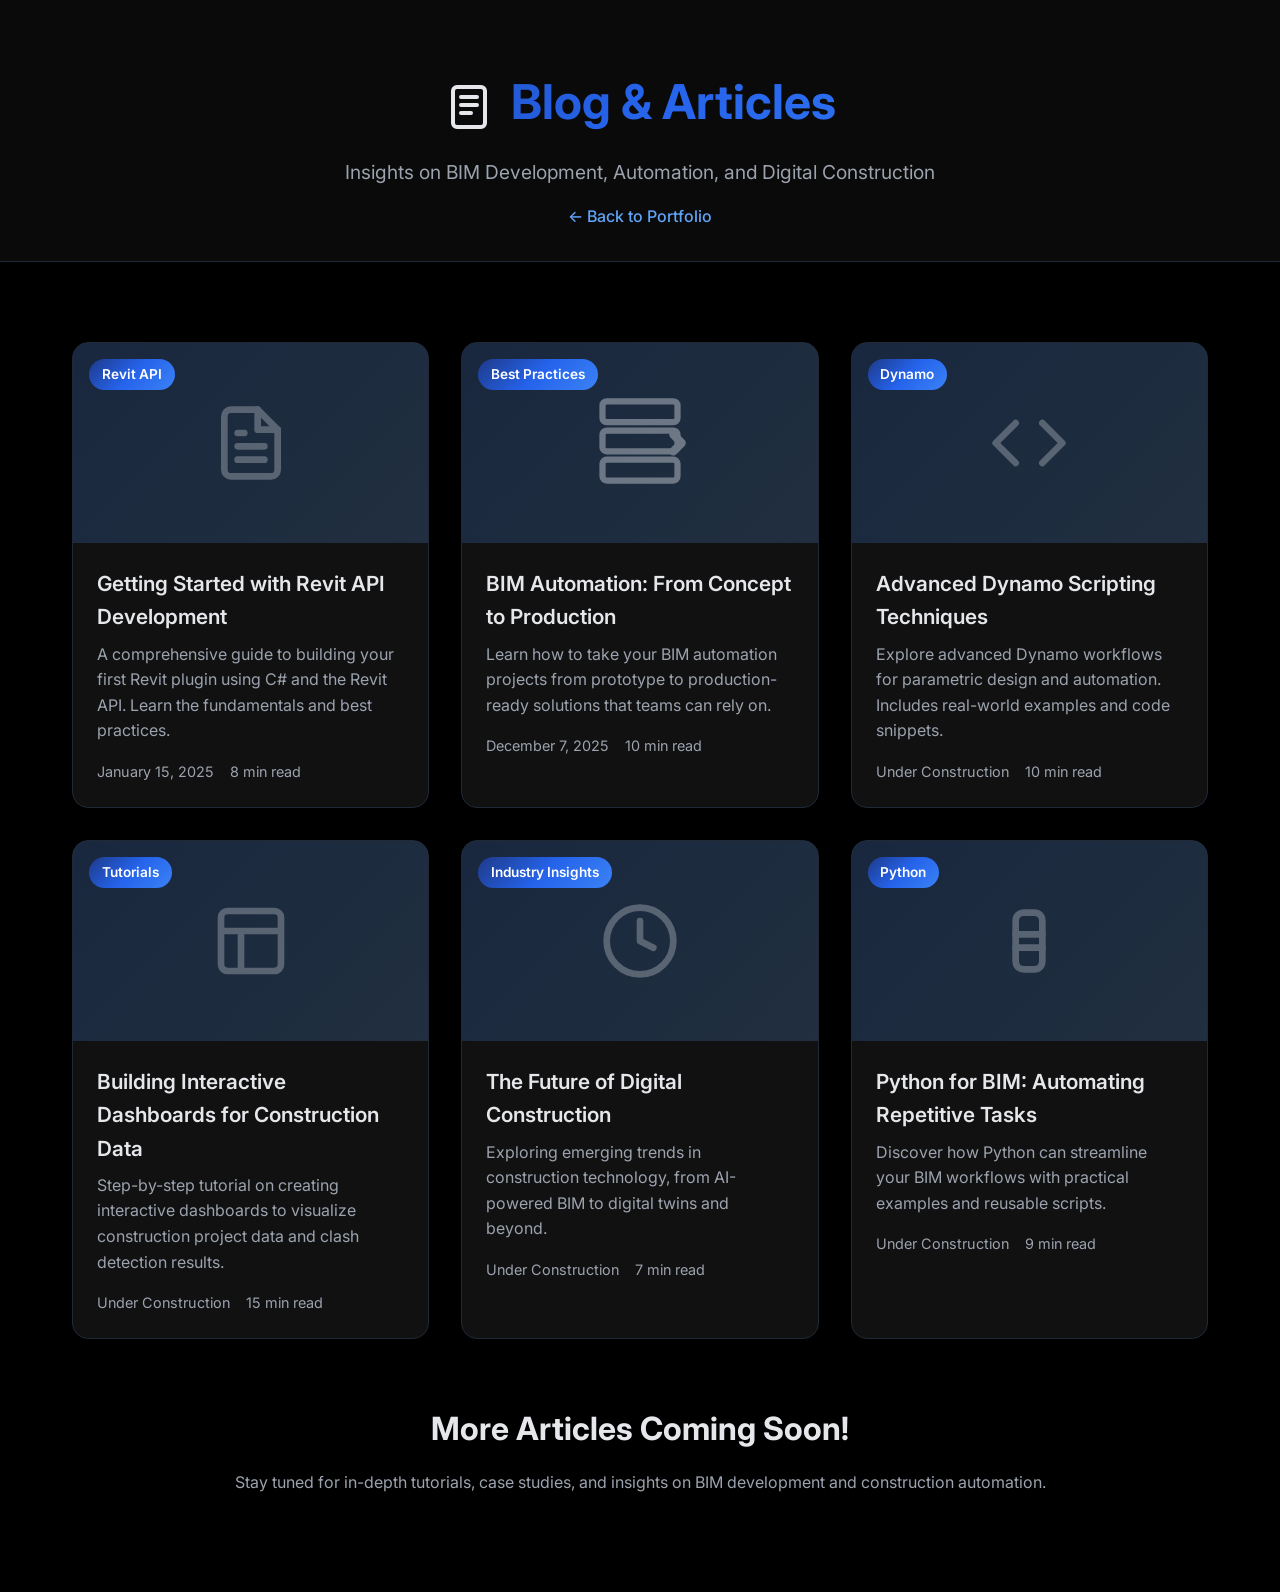
<file: blog.html>
﻿<!DOCTYPE html>
<html lang="en">
<head>
  <meta charset="UTF-8">
  <meta name="viewport" content="width=device-width, initial-scale=1.0">
  <meta name="description" content="Hossam Sabry's Blog - Insights on BIM Development, Construction Automation, and Digital Workflows">
  <meta name="keywords" content="BIM Blog, Revit API Tutorials, Dynamo Tips, Construction Technology">
  <meta name="author" content="Hossam Sabry">
  
  <title translate="no">Blog | Hossam Sabry - BIM Developer</title>
  
  <!-- Favicon -->
  <link rel="icon" type="image/svg+xml" href="favicon.svg">
  <link rel="alternate icon" type="image/x-icon" href="favicon.ico">
  <link rel="apple-touch-icon" sizes="180x180" href="favicon.svg">
  
  <link rel="preconnect" href="https://fonts.googleapis.com">
  <link rel="preconnect" href="https://fonts.gstatic.com" crossorigin>
  
  <!-- Google tag (gtag.js) -->
  <script async src="https://www.googletagmanager.com/gtag/js?id=G-MWW9X0CJQF"></script>
  <script>
    window.dataLayer = window.dataLayer || [];
    function gtag(){dataLayer.push(arguments);}
    gtag('js', new Date());

    gtag('config', 'G-MWW9X0CJQF', {
      'page_title': 'Blog | Hossam Sabry - BIM Developer',
      'page_path': '/blog.html',
    });
  </script>
  
  <link href="https://fonts.googleapis.com/css2?family=Inter:wght@300;400;500;600;700&display=swap" rel="stylesheet">
  
  <style>
    * {
      margin: 0;
      padding: 0;
      box-sizing: border-box;
    }

    :root {
      --primary: #3b82f6;
      --secondary: #60a5fa;
      --accent: #1e40af;
      --bg-primary: #000000;
      --bg-secondary: #0a0a0a;
      --bg-card: #111111;
      --text-primary: #e5e7eb;
      --text-secondary: #9ca3af;
      --border: #1f2937;
      --gradient-1: linear-gradient(135deg, #1e3a8a, #2563eb, #3b82f6);
      --gradient-2: linear-gradient(135deg, #3b82f6, #60a5fa);
      --shadow: 0 8px 32px rgba(59, 130, 246, 0.15);
      --shadow-hover: 0 16px 64px rgba(59, 130, 246, 0.25);
    }

    body {
      background: var(--bg-primary);
      color: var(--text-primary);
      font-family: "Inter", sans-serif;
      line-height: 1.6;
    }

    .container {
      max-width: 1200px;
      margin: 0 auto;
      padding: 2rem;
    }

    header {
      padding: 4rem 2rem 2rem;
      text-align: center;
      background: var(--bg-secondary);
      border-bottom: 1px solid var(--border);
    }

    h1 {
      font-size: 3rem;
      background: var(--gradient-1);
      -webkit-background-clip: text;
      -webkit-text-fill-color: transparent;
      background-clip: text;
      margin-bottom: 1rem;
    }

    .subtitle {
      color: var(--text-secondary);
      font-size: 1.2rem;
    }

    .back-link {
      display: inline-block;
      margin-top: 1rem;
      color: var(--secondary);
      text-decoration: none;
      font-weight: 500;
      transition: all 0.3s ease;
    }

    .back-link:hover {
      transform: translateX(-5px);
    }

    .blog-grid {
      display: grid;
      grid-template-columns: repeat(auto-fit, minmax(320px, 1fr));
      gap: 2rem;
      margin-top: 3rem;
    }

    .blog-card {
      background: var(--bg-card);
      border: 1px solid var(--border);
      border-radius: 1rem;
      overflow: hidden;
      transition: all 0.3s ease;
      cursor: pointer;
    }

    .blog-card:hover {
      transform: translateY(-8px);
      box-shadow: var(--shadow-hover);
    }

    .blog-image-container {
      position: relative;
      overflow: hidden;
      height: 200px;
      background: linear-gradient(135deg, rgba(59, 130, 246, 0.2), rgba(96, 165, 250, 0.2));
    }

    .blog-category {
      position: absolute;
      top: 1rem;
      left: 1rem;
      background: var(--gradient-1);
      color: white;
      padding: 0.3rem 0.8rem;
      border-radius: 50px;
      font-size: 0.85rem;
      font-weight: 600;
    }

    .blog-content {
      padding: 1.5rem;
    }

    .blog-title {
      font-size: 1.3rem;
      font-weight: 600;
      color: var(--text-primary);
      margin-bottom: 0.5rem;
    }

    .blog-excerpt {
      color: var(--text-secondary);
      line-height: 1.6;
      margin-bottom: 1rem;
    }

    .blog-meta {
      display: flex;
      align-items: center;
      gap: 1rem;
      font-size: 0.9rem;
      color: var(--text-secondary);
    }

    .blog-date,
    .blog-read-time {
      display: flex;
      align-items: center;
      gap: 0.3rem;
    }

    .coming-soon {
      text-align: center;
      padding: 4rem 2rem;
      color: var(--text-secondary);
    }

    .coming-soon h2 {
      font-size: 2rem;
      color: var(--text-primary);
      margin-bottom: 1rem;
    }
  </style>
</head>
<body>
  <header>
    <h1>
      <svg width="48" height="48" viewBox="0 0 24 24" fill="none" xmlns="http://www.w3.org/2000/svg" style="display: inline-block; vertical-align: middle; margin-right: 0.5rem;">
        <rect x="4" y="2" width="16" height="20" rx="2" stroke="currentColor" stroke-width="2" fill="none"/>
        <line x1="8" y1="7" x2="16" y2="7" stroke="currentColor" stroke-width="2" stroke-linecap="round"/>
        <line x1="8" y1="11" x2="16" y2="11" stroke="currentColor" stroke-width="2" stroke-linecap="round"/>
        <line x1="8" y1="15" x2="13" y2="15" stroke="currentColor" stroke-width="2" stroke-linecap="round"/>
      </svg>
      Blog & Articles
    </h1>
    <p class="subtitle">Insights on BIM Development, Automation, and Digital Construction</p>
    <a href="index.html" class="back-link">← Back to Portfolio</a>
  </header>

  <div class="container">
    <div class="blog-grid">
      <!-- Blog Post 1 -->
      <article class="blog-card" onclick="window.location.href='blog/revit-api-getting-started.html'">
        <div class="blog-image-container">
          <svg width="80" height="80" viewBox="0 0 24 24" fill="none" xmlns="http://www.w3.org/2000/svg" style="position: absolute; top: 50%; left: 50%; transform: translate(-50%, -50%); opacity: 0.3;">
            <path d="M14 2H6a2 2 0 0 0-2 2v16a2 2 0 0 0 2 2h12a2 2 0 0 0 2-2V8z" stroke="currentColor" stroke-width="2" stroke-linecap="round" stroke-linejoin="round"/>
            <polyline points="14 2 14 8 20 8" stroke="currentColor" stroke-width="2" stroke-linecap="round" stroke-linejoin="round"/>
            <line x1="16" y1="13" x2="8" y2="13" stroke="currentColor" stroke-width="2" stroke-linecap="round" stroke-linejoin="round"/>
            <line x1="16" y1="17" x2="8" y2="17" stroke="currentColor" stroke-width="2" stroke-linecap="round" stroke-linejoin="round"/>
            <polyline points="10 9 9 9 8 9" stroke="currentColor" stroke-width="2" stroke-linecap="round" stroke-linejoin="round"/>
          </svg>
          <span class="blog-category">Revit API</span>
        </div>
        <div class="blog-content">
          <h2 class="blog-title">Getting Started with Revit API Development</h2>
          <p class="blog-excerpt">
            A comprehensive guide to building your first Revit plugin using C# and the Revit API. Learn the fundamentals and best practices.
          </p>
          <div class="blog-meta">
            <span class="blog-date">January 15, 2025</span>
            <span class="blog-read-time">8 min read</span>
          </div>
        </div>
      </article>

      <!-- Blog Post 2 -->
      <article class="blog-card" onclick="window.location.href='blog/bim-automation-concept-to-production.html'">
        <div class="blog-image-container">
          <svg width="100" height="100" viewBox="0 0 24 24" fill="none" xmlns="http://www.w3.org/2000/svg" style="position: absolute; top: 50%; left: 50%; transform: translate(-50%, -50%); opacity: 0.4;">
            <!-- Production Journey Icon: Layers/Stacking -->
            <rect x="3" y="2" width="18" height="5" rx="1" stroke="currentColor" stroke-width="1.5" fill="none"/>
            <rect x="3" y="9" width="18" height="5" rx="1" stroke="currentColor" stroke-width="1.5" fill="none"/>
            <rect x="3" y="16" width="18" height="5" rx="1" stroke="currentColor" stroke-width="1.5" fill="none"/>
            <!-- Arrow showing progression -->
            <path d="M22 12L20 10M22 12L20 14" stroke="currentColor" stroke-width="2" stroke-linecap="round" stroke-linejoin="round"/>
          </svg>
          <span class="blog-category">Best Practices</span>
        </div>
        <div class="blog-content">
          <h2 class="blog-title">BIM Automation: From Concept to Production</h2>
          <p class="blog-excerpt">
            Learn how to take your BIM automation projects from prototype to production-ready solutions that teams can rely on.
          </p>
          <div class="blog-meta">
            <span class="blog-date">December 7, 2025</span>
            <span class="blog-read-time">10 min read</span>
          </div>
        </div>
      </article>

      <!-- Blog Post 3 -->
      <article class="blog-card">
        <div class="blog-image-container">
          <svg width="80" height="80" viewBox="0 0 24 24" fill="none" xmlns="http://www.w3.org/2000/svg" style="position: absolute; top: 50%; left: 50%; transform: translate(-50%, -50%); opacity: 0.3;">
            <polyline points="16 18 22 12 16 6" stroke="currentColor" stroke-width="2" stroke-linecap="round" stroke-linejoin="round"/>
            <polyline points="8 6 2 12 8 18" stroke="currentColor" stroke-width="2" stroke-linecap="round" stroke-linejoin="round"/>
          </svg>
          <span class="blog-category">Dynamo</span>
        </div>
        <div class="blog-content">
          <h2 class="blog-title">Advanced Dynamo Scripting Techniques</h2>
          <p class="blog-excerpt">
            Explore advanced Dynamo workflows for parametric design and automation. Includes real-world examples and code snippets.
          </p>
          <div class="blog-meta">
            <span class="blog-date">Under Construction</span>
            <span class="blog-read-time">10 min read</span>
          </div>
        </div>
      </article>

      <!-- Blog Post 4 -->
      <article class="blog-card">
        <div class="blog-image-container">
          <svg width="80" height="80" viewBox="0 0 24 24" fill="none" xmlns="http://www.w3.org/2000/svg" style="position: absolute; top: 50%; left: 50%; transform: translate(-50%, -50%); opacity: 0.3;">
            <rect x="3" y="3" width="18" height="18" rx="2" ry="2" stroke="currentColor" stroke-width="2"/>
            <line x1="3" y1="9" x2="21" y2="9" stroke="currentColor" stroke-width="2"/>
            <line x1="9" y1="21" x2="9" y2="9" stroke="currentColor" stroke-width="2"/>
          </svg>
          <span class="blog-category">Tutorials</span>
        </div>
        <div class="blog-content">
          <h2 class="blog-title">Building Interactive Dashboards for Construction Data</h2>
          <p class="blog-excerpt">
            Step-by-step tutorial on creating interactive dashboards to visualize construction project data and clash detection results.
          </p>
          <div class="blog-meta">
            <span class="blog-date">Under Construction</span>
            <span class="blog-read-time">15 min read</span>
          </div>
        </div>
      </article>

      <!-- Blog Post 5 -->
      <article class="blog-card">
        <div class="blog-image-container">
          <svg width="80" height="80" viewBox="0 0 24 24" fill="none" xmlns="http://www.w3.org/2000/svg" style="position: absolute; top: 50%; left: 50%; transform: translate(-50%, -50%); opacity: 0.3;">
            <circle cx="12" cy="12" r="10" stroke="currentColor" stroke-width="2"/>
            <polyline points="12 6 12 12 16 14" stroke="currentColor" stroke-width="2" stroke-linecap="round" stroke-linejoin="round"/>
          </svg>
          <span class="blog-category">Industry Insights</span>
        </div>
        <div class="blog-content">
          <h2 class="blog-title">The Future of Digital Construction</h2>
          <p class="blog-excerpt">
            Exploring emerging trends in construction technology, from AI-powered BIM to digital twins and beyond.
          </p>
          <div class="blog-meta">
            <span class="blog-date">Under Construction</span>
            <span class="blog-read-time">7 min read</span>
          </div>
        </div>
      </article>

      <!-- Blog Post 6 -->
      <article class="blog-card">
        <div class="blog-image-container">
          <svg width="80" height="80" viewBox="0 0 24 24" fill="none" xmlns="http://www.w3.org/2000/svg" style="position: absolute; top: 50%; left: 50%; transform: translate(-50%, -50%); opacity: 0.3;">
            <path d="M10.5 3.5c-1.5 0-2.5 1-2.5 2.5v12c0 1.5 1 2.5 2.5 2.5h3c1.5 0 2.5-1 2.5-2.5v-12c0-1.5-1-2.5-2.5-2.5z" stroke="currentColor" stroke-width="2"/>
            <path d="M8 10h8M8 14h8" stroke="currentColor" stroke-width="2" stroke-linecap="round"/>
          </svg>
          <span class="blog-category">Python</span>
        </div>
        <div class="blog-content">
          <h2 class="blog-title">Python for BIM: Automating Repetitive Tasks</h2>
          <p class="blog-excerpt">
            Discover how Python can streamline your BIM workflows with practical examples and reusable scripts.
          </p>
          <div class="blog-meta">
            <span class="blog-date">Under Construction</span>
            <span class="blog-read-time">9 min read</span>
          </div>
        </div>
      </article>
    </div>

    <div class="coming-soon">
      <h2>More Articles Coming Soon!</h2>
      <p>Stay tuned for in-depth tutorials, case studies, and insights on BIM development and construction automation.</p>
    </div>
  </div>
</body>
</html>
</file>
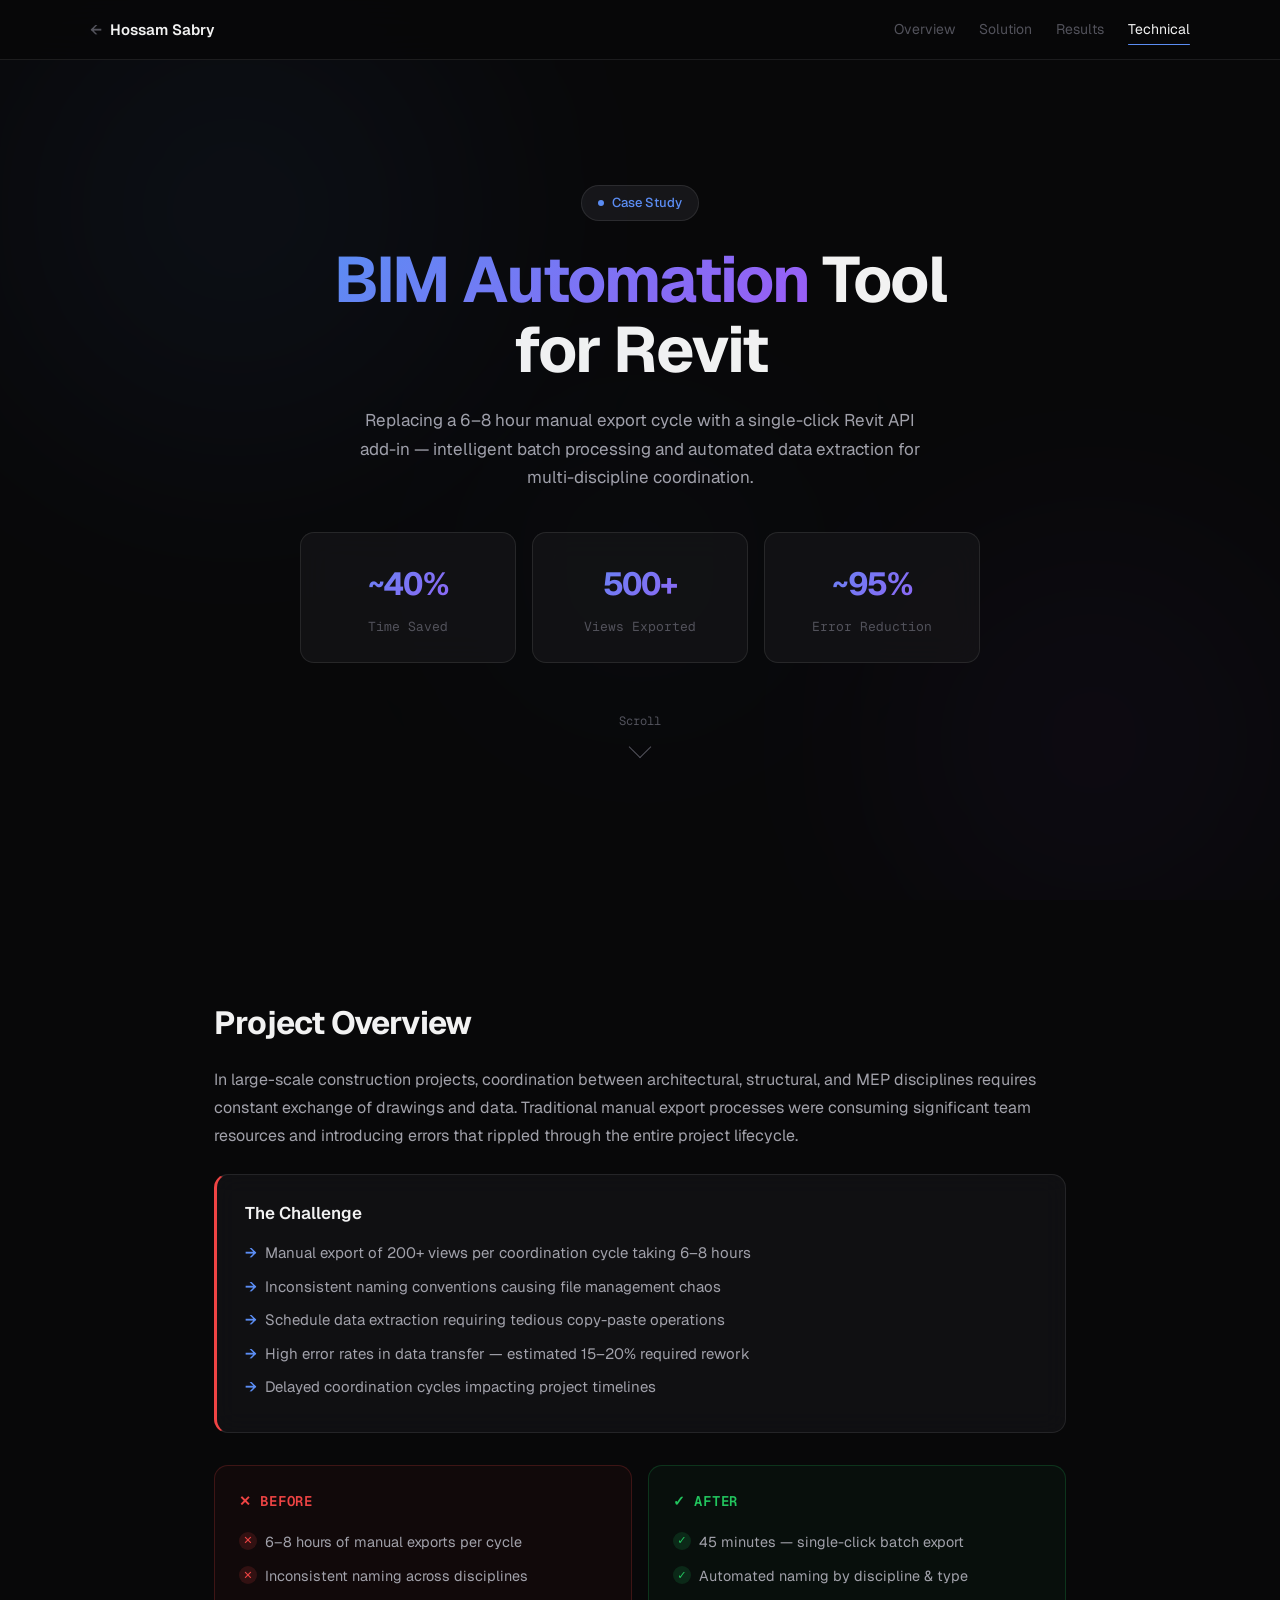
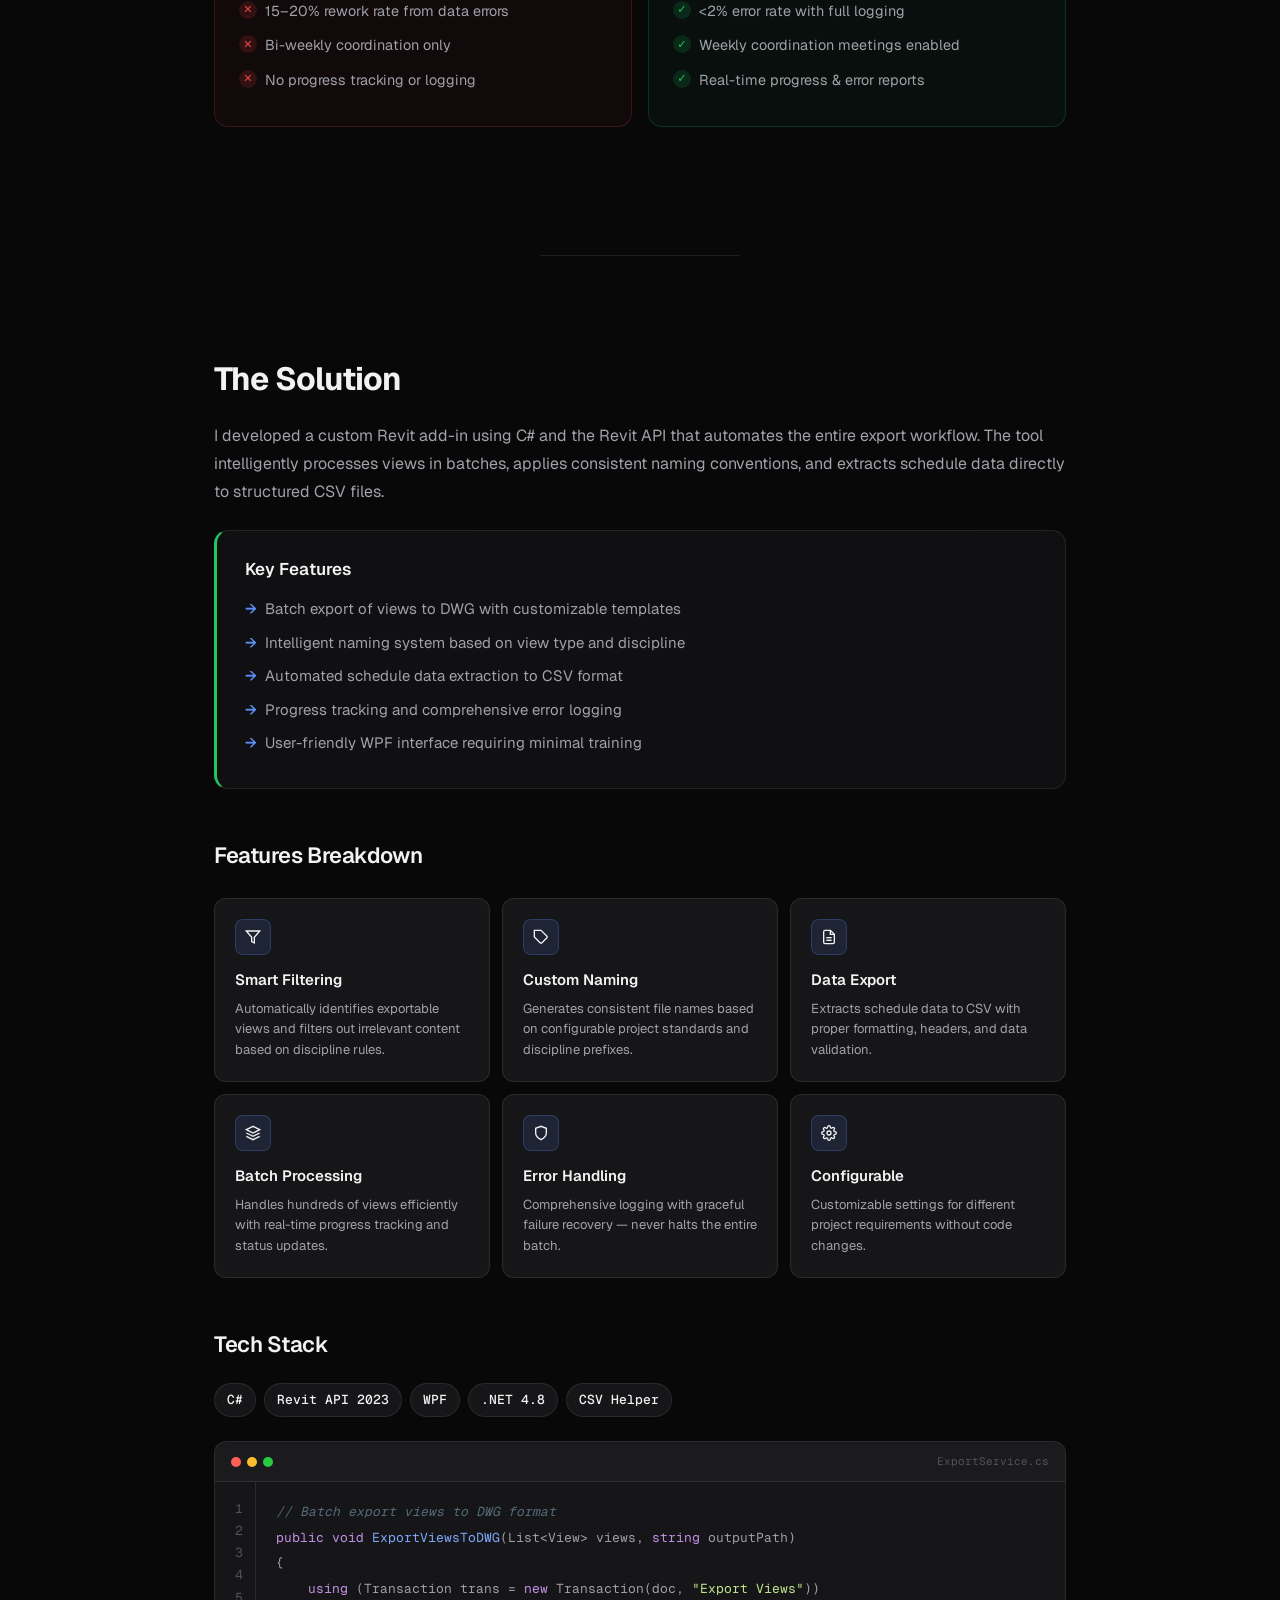
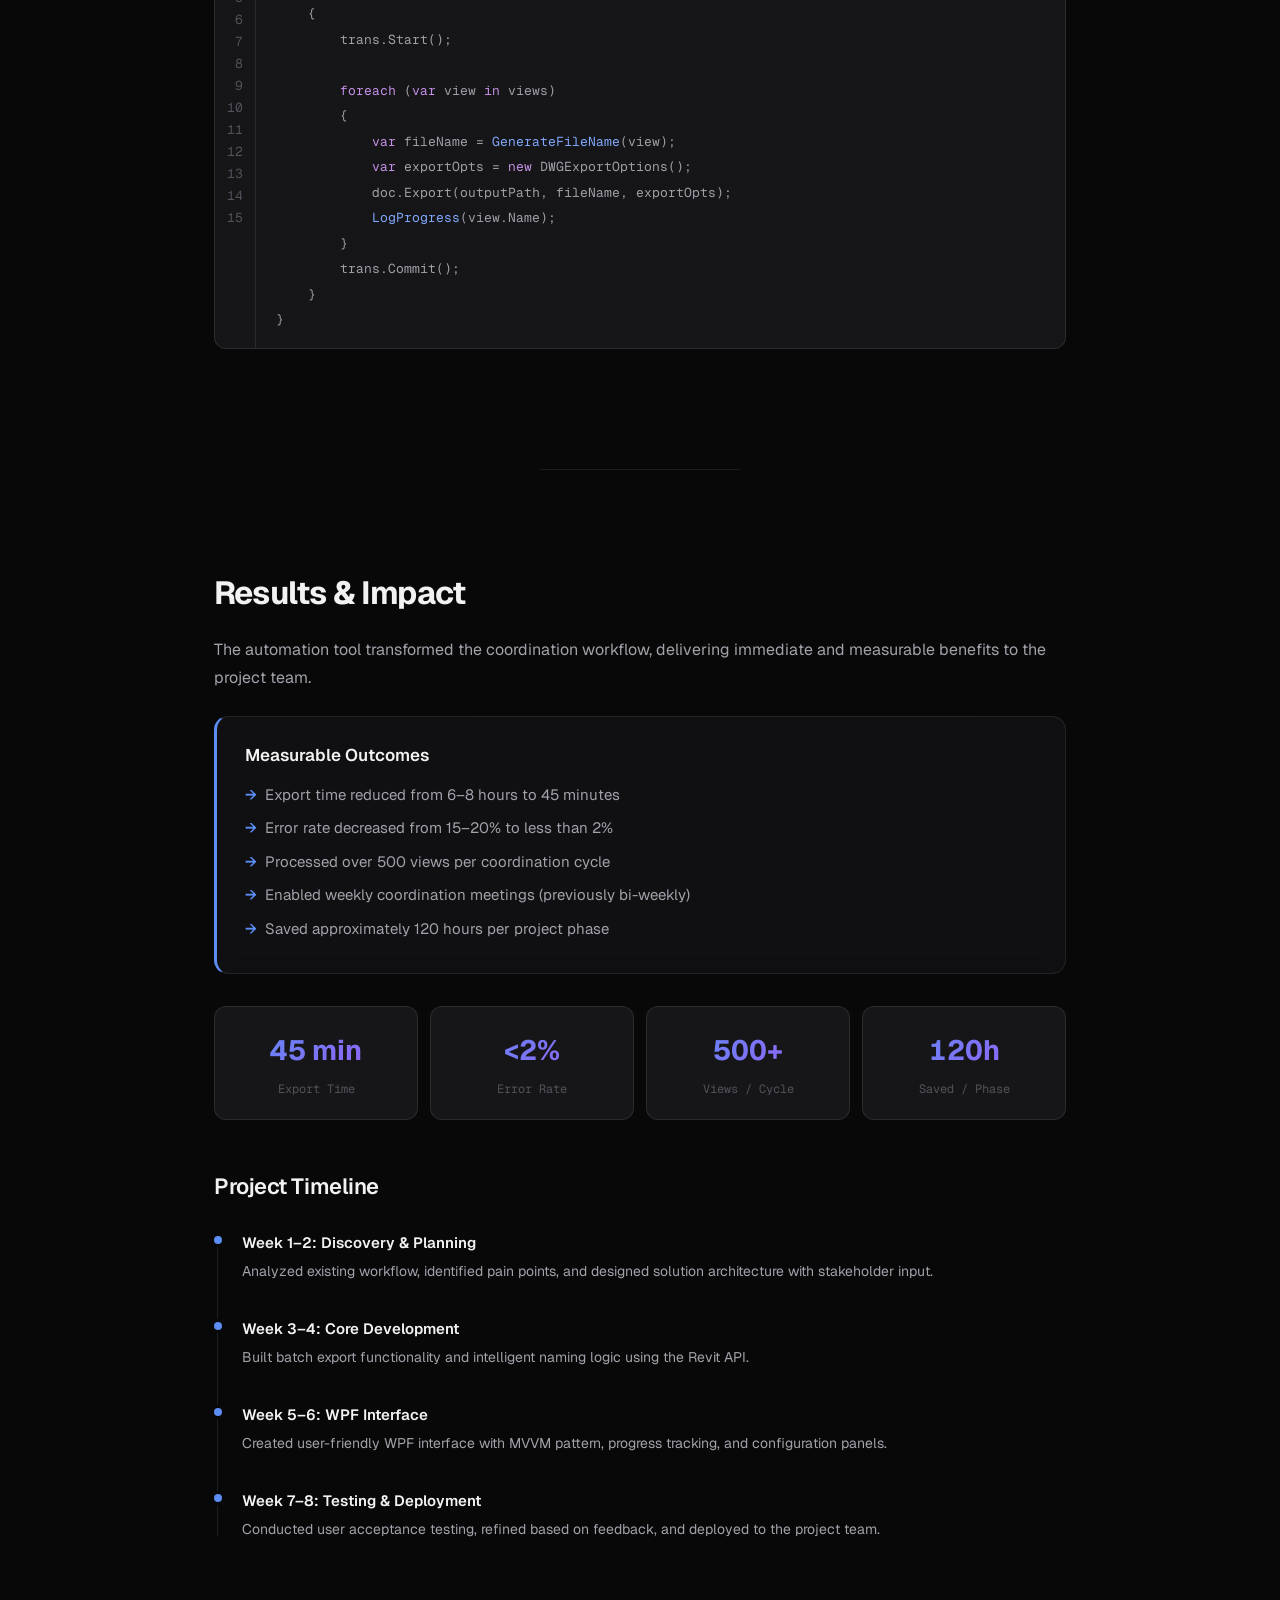
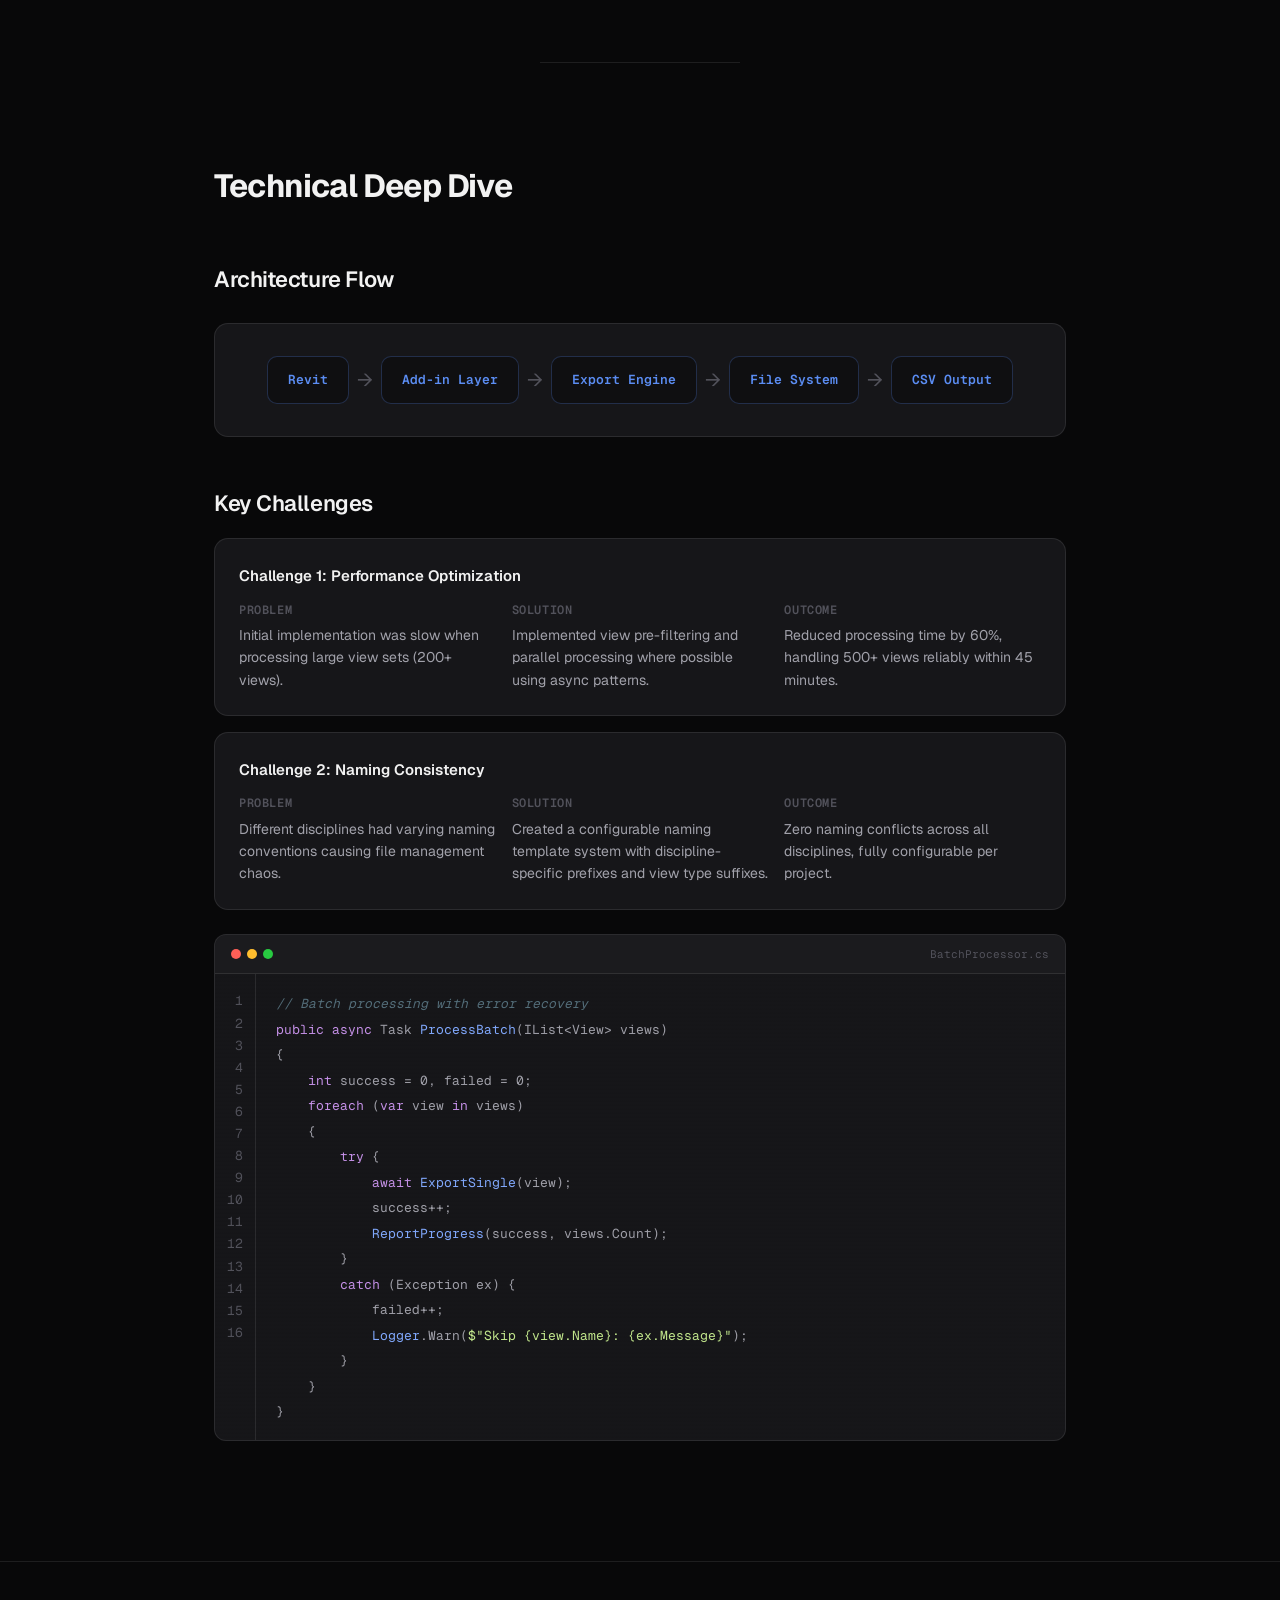
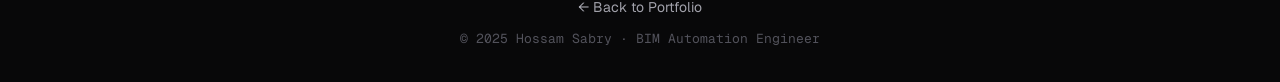
<file: case-studies/bim-automation-tool.html>
﻿<!DOCTYPE html>
<html lang="en">
<head>
<meta charset="UTF-8">
<meta name="viewport" content="width=device-width, initial-scale=1.0">
<title>BIM Automation Tool - Case Study | Hossam Sabry</title>
<meta name="description" content="Case study: BIM Automation Tool for Revit - Batch DWG export, intelligent naming, and CSV data extraction saving 40% coordination time.">
<link rel="icon" type="image/svg+xml" href="../favicon.svg">
<link rel="alternate icon" type="image/x-icon" href="../favicon.ico">
<script async src="https://www.googletagmanager.com/gtag/js?id=G-MWW9X0CJQF"></script>
<script>
window.dataLayer=window.dataLayer||[];function gtag(){dataLayer.push(arguments);}
gtag('js',new Date());
gtag('config','G-MWW9X0CJQF',{'page_title':'BIM Automation Tool - Case Study','page_path':'/case-studies/bim-automation-tool.html'});
</script>
<link rel="preconnect" href="https://fonts.googleapis.com">
<link rel="preconnect" href="https://fonts.gstatic.com" crossorigin>
<link href="https://fonts.googleapis.com/css2?family=Geist:wght@400;500;600;700&family=Geist+Mono:wght@400;500&display=swap" rel="stylesheet">
<style>
*,*::before,*::after{margin:0;padding:0;box-sizing:border-box;}
:root{
--bg-base:#080809;--bg-raised:#0F0F11;--bg-card:#161619;--bg-inset:#1C1C20;
--text-1:#F2F2F2;--text-2:#A1A1AA;--text-3:#52525B;
--accent:#5B8DF3;--accent-2:#9B5CF6;--accent-dim:rgba(91,141,243,0.12);
--accent-border:rgba(91,141,243,0.25);
--border:rgba(255,255,255,0.09);--border-strong:rgba(255,255,255,0.16);
--grad:linear-gradient(135deg,#5B8DF3,#9B5CF6);
--red:#ef4444;--green:#22c55e;
--font-sans:'Geist','Inter',system-ui,sans-serif;
--font-mono:'Geist Mono','JetBrains Mono',monospace;
}
html{scroll-behavior:smooth;}
body{background:var(--bg-base);color:var(--text-1);font-family:var(--font-sans);font-size:0.9375rem;line-height:1.7;overflow-x:hidden;-webkit-font-smoothing:antialiased;}
::selection{background:var(--accent-dim);color:var(--accent);}
::-webkit-scrollbar{width:5px;}
::-webkit-scrollbar-track{background:var(--bg-base);}
::-webkit-scrollbar-thumb{background:var(--border);border-radius:99px;}
a{color:var(--accent);text-decoration:none;transition:color .2s ease;}
a:hover{color:#7BA5FF;}
img{max-width:100%;display:block;}

/* Progress Bar */
.progress-bar{position:fixed;top:0;left:0;height:2px;background:var(--grad);z-index:200;width:0;transition:width .1s linear;}

/* Nav */
nav{position:fixed;top:0;left:0;right:0;height:60px;z-index:100;display:flex;align-items:center;background:rgba(8,8,9,0.85);backdrop-filter:blur(20px);-webkit-backdrop-filter:blur(20px);border-bottom:1px solid var(--border);padding:0 32px;}
.nav-inner{max-width:1100px;margin:0 auto;width:100%;display:flex;align-items:center;justify-content:space-between;}
.nav-brand{font-size:0.9375rem;font-weight:600;color:var(--text-1);display:flex;align-items:center;gap:8px;}
.nav-brand span{color:var(--text-3);}
.nav-links{display:flex;gap:24px;list-style:none;}
.nav-links a{font-size:0.875rem;color:var(--text-3);font-weight:400;transition:color .2s ease;position:relative;}
.nav-links a:hover,.nav-links a.active{color:var(--text-1);}
.nav-links a.active::after{content:'';position:absolute;bottom:-4px;left:0;right:0;height:1px;background:var(--accent);border-radius:99px;}

/* Hero */
.hero{min-height:100vh;display:flex;flex-direction:column;align-items:center;justify-content:center;text-align:center;padding:120px 24px 80px;position:relative;overflow:hidden;}
.hero-orb{position:absolute;border-radius:50%;filter:blur(120px);pointer-events:none;opacity:0.5;}
.hero-orb-1{width:600px;height:600px;background:radial-gradient(circle,rgba(91,141,243,0.15),transparent);top:-10%;left:-5%;}
.hero-orb-2{width:500px;height:500px;background:radial-gradient(circle,rgba(155,92,246,0.12),transparent);bottom:-10%;right:-5%;}
.hero-orb-3{width:400px;height:400px;background:radial-gradient(circle,rgba(91,141,243,0.08),transparent);top:40%;left:50%;transform:translateX(-50%);}

.hero-badge{display:inline-flex;align-items:center;gap:8px;padding:6px 16px;background:var(--bg-card);border:1px solid var(--border);border-radius:99px;font-size:0.8125rem;font-weight:500;color:var(--accent);margin-bottom:24px;}
.pulse-dot{width:6px;height:6px;border-radius:50%;background:var(--accent);animation:pulse 2s ease-in-out infinite;}
@keyframes pulse{0%,100%{opacity:1;transform:scale(1);}50%{opacity:0.4;transform:scale(0.7);}}

.hero h1{font-size:clamp(2.5rem,5.5vw,4rem);font-weight:700;line-height:1.1;letter-spacing:-0.03em;margin-bottom:20px;color:var(--text-1);}
.hero h1 .grad{background:var(--grad);-webkit-background-clip:text;-webkit-text-fill-color:transparent;background-clip:text;}
.hero-sub{font-size:1.0625rem;color:var(--text-2);max-width:580px;margin:0 auto 40px;line-height:1.7;}
.hero-stats{display:grid;grid-template-columns:repeat(3,1fr);gap:16px;max-width:680px;width:100%;}
.stat-card{background:rgba(22,22,25,0.7);backdrop-filter:blur(16px);border:1px solid var(--border);border-radius:14px;padding:24px;transition:transform .2s ease,box-shadow .2s ease;}
.stat-card:hover{transform:translateY(-4px);box-shadow:0 8px 32px rgba(91,141,243,0.1);}
.stat-num{font-size:2rem;font-weight:700;background:var(--grad);-webkit-background-clip:text;-webkit-text-fill-color:transparent;background-clip:text;letter-spacing:-0.03em;font-variant-numeric:tabular-nums;}
.stat-label{font-size:0.8125rem;color:var(--text-3);font-family:var(--font-mono);margin-top:4px;}
.scroll-indicator{margin-top:48px;display:flex;flex-direction:column;align-items:center;gap:8px;color:var(--text-3);font-size:0.75rem;font-family:var(--font-mono);animation:bobble 2s ease-in-out infinite;}
.scroll-indicator .arrow{width:16px;height:16px;border-right:1.5px solid var(--text-3);border-bottom:1.5px solid var(--text-3);transform:rotate(45deg);}
@keyframes bobble{0%,100%{transform:translateY(0);}50%{transform:translateY(6px);}}

/* Sections */
.section{max-width:900px;margin:0 auto;padding:96px 24px;position:relative;z-index:1;}
.section h2{font-size:2rem;font-weight:700;letter-spacing:-0.025em;margin-bottom:16px;}
.section h3{font-size:1.375rem;font-weight:600;letter-spacing:-0.02em;margin:48px 0 16px;color:var(--text-1);}
.section p{color:var(--text-2);font-size:1rem;line-height:1.75;margin-bottom:16px;}
.section-divider{height:1px;background:var(--border);max-width:200px;margin:0 auto;}

/* Callout boxes */
.callout{background:rgba(22,22,25,0.6);backdrop-filter:blur(12px);border:1px solid var(--border);border-radius:14px;padding:24px 28px;margin:24px 0;}
.callout-red{border-left:3px solid var(--red);}
.callout-green{border-left:3px solid var(--green);}
.callout-blue{border-left:3px solid var(--accent);}
.callout h4{font-size:1.0625rem;font-weight:600;margin-bottom:12px;display:flex;align-items:center;gap:8px;color:var(--text-1);}
.callout ul{list-style:none;padding:0;}
.callout li{padding-left:20px;position:relative;margin-bottom:8px;color:var(--text-2);font-size:0.9375rem;}
.callout li::before{content:"→";position:absolute;left:0;color:var(--accent);font-weight:600;}

/* Before/After */
.compare{display:grid;grid-template-columns:1fr 1fr;gap:16px;margin:32px 0;}
.compare-panel{border-radius:14px;padding:24px;border:1px solid var(--border);}
.compare-before{background:rgba(239,68,68,0.04);border-color:rgba(239,68,68,0.2);}
.compare-after{background:rgba(34,197,94,0.04);border-color:rgba(34,197,94,0.2);}
.compare-panel h5{font-size:0.875rem;font-weight:600;letter-spacing:0.05em;text-transform:uppercase;margin-bottom:16px;font-family:var(--font-mono);}
.compare-before h5{color:var(--red);}
.compare-after h5{color:var(--green);}
.compare-item{display:flex;align-items:flex-start;gap:8px;margin-bottom:10px;font-size:0.9rem;color:var(--text-2);}
.compare-icon{flex-shrink:0;width:18px;height:18px;border-radius:50%;display:flex;align-items:center;justify-content:center;font-size:0.7rem;margin-top:2px;}
.compare-before .compare-icon{background:rgba(239,68,68,0.15);color:var(--red);}
.compare-after .compare-icon{background:rgba(34,197,94,0.15);color:var(--green);}

/* Feature Grid */
.features-grid{display:grid;grid-template-columns:repeat(3,1fr);gap:12px;margin:24px 0;}
.feature-card{background:var(--bg-card);border:1px solid var(--border);border-radius:12px;padding:20px;transition:transform .2s ease,box-shadow .2s ease,border-color .2s ease;}
.feature-card:hover{transform:translateY(-3px);border-color:var(--accent-border);box-shadow:0 8px 24px rgba(91,141,243,0.08);}
.feature-card .icon{width:36px;height:36px;border-radius:8px;background:var(--accent-dim);border:1px solid var(--accent-border);display:flex;align-items:center;justify-content:center;font-size:1rem;margin-bottom:12px;}
.feature-card h5{font-size:0.9375rem;font-weight:600;margin-bottom:6px;color:var(--text-1);}
.feature-card p{font-size:0.8125rem;color:var(--text-2);margin:0;line-height:1.6;}

/* Tech pills */
.tech-pills{display:flex;flex-wrap:wrap;gap:8px;margin:20px 0;}
.pill{display:inline-flex;align-items:center;gap:6px;padding:5px 12px;background:var(--bg-card);border:1px solid var(--border);border-radius:99px;font-size:0.8125rem;color:var(--text-1);font-weight:500;font-family:var(--font-mono);}

/* Code Block */
.code-wrap{background:var(--bg-card);border:1px solid var(--border);border-radius:12px;margin:24px 0;overflow:hidden;position:relative;}
.code-titlebar{display:flex;align-items:center;gap:6px;padding:10px 16px;border-bottom:1px solid var(--border);background:rgba(255,255,255,0.02);}
.dot{width:10px;height:10px;border-radius:50%;}
.dot-r{background:#FF5F57;}.dot-y{background:#FFBD2E;}.dot-g{background:#28CA41;}
.code-filename{margin-left:auto;font-size:0.6875rem;font-family:var(--font-mono);color:var(--text-3);}
.code-body{display:flex;overflow-x:auto;position:relative;}
.code-body::after{content:'';position:absolute;inset:0;background:repeating-linear-gradient(0deg,transparent,transparent 2px,rgba(0,0,0,0.03) 2px,rgba(0,0,0,0.03) 4px);pointer-events:none;}
.line-nums{padding:16px 0;text-align:right;user-select:none;border-right:1px solid var(--border);flex-shrink:0;}
.line-nums span{display:block;padding:0 12px;font-family:var(--font-mono);font-size:0.8125rem;line-height:1.7;color:var(--text-3);}
.code-content{padding:16px 20px;flex:1;white-space:pre;overflow-x:auto;}
.code-content code{font-family:var(--font-mono);font-size:0.8125rem;line-height:1.7;color:var(--text-2);}
.ck{color:#C792EA;}.cs{color:#89DDFF;}.cm{color:#546E7A;font-style:italic;}.cn{color:#82AAFF;}.cv{color:#EEFFFF;}.cst{color:#C3E88D;}

/* Timeline */
.timeline{position:relative;padding-left:28px;margin:24px 0;}
.timeline::before{content:'';position:absolute;left:3px;top:6px;bottom:6px;width:1px;background:var(--border);}
.tl-item{position:relative;margin-bottom:32px;}
.tl-item:last-child{margin-bottom:0;}
.tl-item::before{content:'';position:absolute;left:-28px;top:6px;width:8px;height:8px;border-radius:50%;background:var(--accent);box-shadow:0 0 0 3px var(--bg-base);}
.tl-item h5{font-size:0.9375rem;font-weight:600;color:var(--text-1);margin-bottom:4px;}
.tl-item p{font-size:0.875rem;color:var(--text-2);margin:0;}

/* Architecture */
.arch-flow{display:flex;align-items:center;justify-content:center;gap:0;flex-wrap:wrap;margin:24px 0;padding:32px 16px;background:var(--bg-card);border:1px solid var(--border);border-radius:14px;}
.arch-node{padding:12px 20px;background:var(--bg-raised);border:1px solid var(--accent-border);border-radius:10px;font-size:0.8125rem;font-weight:600;color:var(--accent);text-align:center;font-family:var(--font-mono);}
.arch-arrow{color:var(--text-3);font-size:1.25rem;padding:0 8px;}

/* Challenge Cards */
.challenge-card{background:var(--bg-card);border:1px solid var(--border);border-radius:14px;padding:24px;margin:16px 0;}
.challenge-card h5{font-size:0.9375rem;font-weight:600;color:var(--text-1);margin-bottom:12px;}
.challenge-row{display:grid;grid-template-columns:1fr 1fr 1fr;gap:16px;}
.challenge-row div{font-size:0.875rem;color:var(--text-2);line-height:1.6;}
.challenge-row strong{display:block;font-size:0.75rem;font-weight:600;color:var(--text-3);text-transform:uppercase;letter-spacing:0.05em;font-family:var(--font-mono);margin-bottom:4px;}

/* Counter animation */
.counter-grid{display:grid;grid-template-columns:repeat(4,1fr);gap:12px;margin:32px 0;}
.counter-box{background:var(--bg-card);border:1px solid var(--border);border-radius:12px;padding:20px;text-align:center;}
.counter-num{font-size:1.75rem;font-weight:700;background:var(--grad);-webkit-background-clip:text;-webkit-text-fill-color:transparent;background-clip:text;font-variant-numeric:tabular-nums;}
.counter-label{font-size:0.75rem;color:var(--text-3);font-family:var(--font-mono);margin-top:4px;}

/* Footer */
footer{padding:32px 24px;border-top:1px solid var(--border);text-align:center;}
footer a{color:var(--text-2);font-size:0.875rem;}
footer p{font-size:0.8125rem;color:var(--text-3);font-family:var(--font-mono);margin-top:8px;}

/* Reveal */
.reveal{opacity:0;transform:translateY(20px);transition:opacity .5s cubic-bezier(.16,1,.3,1),transform .5s cubic-bezier(.16,1,.3,1);}
.reveal.visible{opacity:1;transform:none;}

/* Responsive */
@media(max-width:960px){
.hero-stats{grid-template-columns:repeat(3,1fr);gap:12px;}
.features-grid{grid-template-columns:repeat(2,1fr);}
.counter-grid{grid-template-columns:repeat(2,1fr);}
.challenge-row{grid-template-columns:1fr;}
.nav-links{display:none;}
}
@media(max-width:640px){
.hero-stats{grid-template-columns:1fr;}
.compare{grid-template-columns:1fr;}
.features-grid{grid-template-columns:1fr;}
.arch-flow{flex-direction:column;}
.arch-arrow{transform:rotate(90deg);}
.counter-grid{grid-template-columns:1fr 1fr;}
nav{padding:0 16px;}
.section{padding:64px 16px;}
}
</style>
</head><body>
<div class="progress-bar" id="progressBar"></div>

<!-- Nav -->
<nav>
<div class="nav-inner">
<a href="../index.html" class="nav-brand" aria-label="Back to portfolio"><span>←</span> Hossam Sabry</a>
<div class="nav-links">
<a href="#overview" aria-label="Overview section">Overview</a>
<a href="#solution" aria-label="Solution section">Solution</a>
<a href="#results" aria-label="Results section">Results</a>
<a href="#technical" aria-label="Technical section">Technical</a>
</div>
</div>
</nav>

<!-- Hero -->
<section class="hero">
<div class="hero-orb hero-orb-1"></div>
<div class="hero-orb hero-orb-2"></div>
<div class="hero-orb hero-orb-3"></div>
<div class="hero-badge reveal"><span class="pulse-dot"></span>Case Study</div>
<h1 class="reveal"><span class="grad">BIM Automation</span> Tool<br>for Revit</h1>
<p class="hero-sub reveal">Replacing a 6–8 hour manual export cycle with a single-click Revit API add-in — intelligent batch processing and automated data extraction for multi-discipline coordination.</p>
<div class="hero-stats reveal">
<div class="stat-card">
<div class="stat-num" data-count="40" data-prefix="~" data-suffix="%">~40%</div>
<div class="stat-label">Time Saved</div>
</div>
<div class="stat-card">
<div class="stat-num" data-count="500" data-suffix="+">500+</div>
<div class="stat-label">Views Exported</div>
</div>
<div class="stat-card">
<div class="stat-num" data-count="95" data-prefix="~" data-suffix="%">~95%</div>
<div class="stat-label">Error Reduction</div>
</div>
</div>
<div class="scroll-indicator reveal">
<span>Scroll</span>
<div class="arrow"></div>
</div>
</section>

<!-- Overview -->
<section id="overview" class="section">
<h2 class="reveal">Project Overview</h2>
<p class="reveal">In large-scale construction projects, coordination between architectural, structural, and MEP disciplines requires constant exchange of drawings and data. Traditional manual export processes were consuming significant team resources and introducing errors that rippled through the entire project lifecycle.</p>

<div class="callout callout-red reveal">
<h4>The Challenge</h4>
<ul>
<li>Manual export of 200+ views per coordination cycle taking 6–8 hours</li>
<li>Inconsistent naming conventions causing file management chaos</li>
<li>Schedule data extraction requiring tedious copy-paste operations</li>
<li>High error rates in data transfer — estimated 15–20% required rework</li>
<li>Delayed coordination cycles impacting project timelines</li>
</ul>
</div>

<div class="compare reveal">
<div class="compare-panel compare-before">
<h5>✕ Before</h5>
<div class="compare-item"><span class="compare-icon">✕</span><span>6–8 hours of manual exports per cycle</span></div>
<div class="compare-item"><span class="compare-icon">✕</span><span>Inconsistent naming across disciplines</span></div>
<div class="compare-item"><span class="compare-icon">✕</span><span>15–20% rework rate from data errors</span></div>
<div class="compare-item"><span class="compare-icon">✕</span><span>Bi-weekly coordination only</span></div>
<div class="compare-item"><span class="compare-icon">✕</span><span>No progress tracking or logging</span></div>
</div>
<div class="compare-panel compare-after">
<h5>✓ After</h5>
<div class="compare-item"><span class="compare-icon">✓</span><span>45 minutes — single-click batch export</span></div>
<div class="compare-item"><span class="compare-icon">✓</span><span>Automated naming by discipline &amp; type</span></div>
<div class="compare-item"><span class="compare-icon">✓</span><span>&lt;2% error rate with full logging</span></div>
<div class="compare-item"><span class="compare-icon">✓</span><span>Weekly coordination meetings enabled</span></div>
<div class="compare-item"><span class="compare-icon">✓</span><span>Real-time progress &amp; error reports</span></div>
</div>
</div>
</section>

<div class="section-divider"></div>

<!-- Solution -->
<section id="solution" class="section">
<h2 class="reveal">The Solution</h2>
<p class="reveal">I developed a custom Revit add-in using C# and the Revit API that automates the entire export workflow. The tool intelligently processes views in batches, applies consistent naming conventions, and extracts schedule data directly to structured CSV files.</p>

<div class="callout callout-green reveal">
<h4>Key Features</h4>
<ul>
<li>Batch export of views to DWG with customizable templates</li>
<li>Intelligent naming system based on view type and discipline</li>
<li>Automated schedule data extraction to CSV format</li>
<li>Progress tracking and comprehensive error logging</li>
<li>User-friendly WPF interface requiring minimal training</li>
</ul>
</div>

<h3 class="reveal">Features Breakdown</h3>
<div class="features-grid">
<div class="feature-card reveal"><div class="icon"><svg width="16" height="16" viewBox="0 0 24 24" fill="none" stroke="currentColor" stroke-width="2"><polygon points="22 3 2 3 10 12.46 10 19 14 21 14 12.46 22 3"/></svg></div><h5>Smart Filtering</h5><p>Automatically identifies exportable views and filters out irrelevant content based on discipline rules.</p></div>
<div class="feature-card reveal"><div class="icon"><svg width="16" height="16" viewBox="0 0 24 24" fill="none" stroke="currentColor" stroke-width="2"><path d="M20.59 13.41l-7.17 7.17a2 2 0 0 1-2.83 0L2 12V2h10l8.59 8.59a2 2 0 0 1 0 2.82z"/><line x1="7" y1="7" x2="7.01" y2="7"/></svg></div><h5>Custom Naming</h5><p>Generates consistent file names based on configurable project standards and discipline prefixes.</p></div>
<div class="feature-card reveal"><div class="icon"><svg width="16" height="16" viewBox="0 0 24 24" fill="none" stroke="currentColor" stroke-width="2"><path d="M14 2H6a2 2 0 0 0-2 2v16a2 2 0 0 0 2 2h12a2 2 0 0 0 2-2V8z"/><polyline points="14 2 14 8 20 8"/><line x1="16" y1="13" x2="8" y2="13"/><line x1="16" y1="17" x2="8" y2="17"/></svg></div><h5>Data Export</h5><p>Extracts schedule data to CSV with proper formatting, headers, and data validation.</p></div>
<div class="feature-card reveal"><div class="icon"><svg width="16" height="16" viewBox="0 0 24 24" fill="none" stroke="currentColor" stroke-width="2"><polygon points="12 2 2 7 12 12 22 7 12 2"/><polyline points="2 17 12 22 22 17"/><polyline points="2 12 12 17 22 12"/></svg></div><h5>Batch Processing</h5><p>Handles hundreds of views efficiently with real-time progress tracking and status updates.</p></div>
<div class="feature-card reveal"><div class="icon"><svg width="16" height="16" viewBox="0 0 24 24" fill="none" stroke="currentColor" stroke-width="2"><path d="M12 22s8-4 8-10V5l-8-3-8 3v7c0 6 8 10 8 10z"/></svg></div><h5>Error Handling</h5><p>Comprehensive logging with graceful failure recovery — never halts the entire batch.</p></div>
<div class="feature-card reveal"><div class="icon"><svg width="16" height="16" viewBox="0 0 24 24" fill="none" stroke="currentColor" stroke-width="2"><circle cx="12" cy="12" r="3"/><path d="M19.4 15a1.65 1.65 0 0 0 .33 1.82l.06.06a2 2 0 0 1 0 2.83 2 2 0 0 1-2.83 0l-.06-.06a1.65 1.65 0 0 0-1.82-.33 1.65 1.65 0 0 0-1 1.51V21a2 2 0 0 1-2 2 2 2 0 0 1-2-2v-.09A1.65 1.65 0 0 0 9 19.4a1.65 1.65 0 0 0-1.82.33l-.06.06a2 2 0 0 1-2.83 0 2 2 0 0 1 0-2.83l.06-.06A1.65 1.65 0 0 0 4.68 15a1.65 1.65 0 0 0-1.51-1H3a2 2 0 0 1-2-2 2 2 0 0 1 2-2h.09A1.65 1.65 0 0 0 4.6 9a1.65 1.65 0 0 0-.33-1.82l-.06-.06a2 2 0 0 1 0-2.83 2 2 0 0 1 2.83 0l.06.06A1.65 1.65 0 0 0 9 4.68a1.65 1.65 0 0 0 1-1.51V3a2 2 0 0 1 2-2 2 2 0 0 1 2 2v.09a1.65 1.65 0 0 0 1 1.51 1.65 1.65 0 0 0 1.82-.33l.06-.06a2 2 0 0 1 2.83 0 2 2 0 0 1 0 2.83l-.06.06a1.65 1.65 0 0 0-.33 1.82V9a1.65 1.65 0 0 0 1.51 1H21a2 2 0 0 1 2 2 2 2 0 0 1-2 2h-.09a1.65 1.65 0 0 0-1.51 1z"/></svg></div><h5>Configurable</h5><p>Customizable settings for different project requirements without code changes.</p></div>
</div>

<h3 class="reveal">Tech Stack</h3>
<div class="tech-pills reveal">
<span class="pill">C#</span>
<span class="pill">Revit API 2023</span>
<span class="pill">WPF</span>
<span class="pill">.NET 4.8</span>
<span class="pill">CSV Helper</span>
</div>

<div class="code-wrap reveal">
<div class="code-titlebar">
<span class="dot dot-r"></span><span class="dot dot-y"></span><span class="dot dot-g"></span>
<span class="code-filename">ExportService.cs</span>
</div>
<div class="code-body">
<div class="line-nums"><span>1</span><span>2</span><span>3</span><span>4</span><span>5</span><span>6</span><span>7</span><span>8</span><span>9</span><span>10</span><span>11</span><span>12</span><span>13</span><span>14</span><span>15</span></div>
<div class="code-content"><code><span class="cm">// Batch export views to DWG format</span>
<span class="ck">public</span> <span class="ck">void</span> <span class="cn">ExportViewsToDWG</span>(List&lt;View&gt; views, <span class="ck">string</span> outputPath)
{
    <span class="ck">using</span> (Transaction trans = <span class="ck">new</span> Transaction(doc, <span class="cst">"Export Views"</span>))
    {
        trans.Start();

        <span class="ck">foreach</span> (<span class="ck">var</span> view <span class="ck">in</span> views)
        {
            <span class="ck">var</span> fileName = <span class="cn">GenerateFileName</span>(view);
            <span class="ck">var</span> exportOpts = <span class="ck">new</span> DWGExportOptions();
            doc.Export(outputPath, fileName, exportOpts);
            <span class="cn">LogProgress</span>(view.Name);
        }
        trans.Commit();
    }
}</code></div>
</div>
</div>
</section>

<div class="section-divider"></div>

<!-- Results -->
<section id="results" class="section">
<h2 class="reveal">Results &amp; Impact</h2>
<p class="reveal">The automation tool transformed the coordination workflow, delivering immediate and measurable benefits to the project team.</p>

<div class="callout callout-blue reveal">
<h4>Measurable Outcomes</h4>
<ul>
<li>Export time reduced from 6–8 hours to 45 minutes</li>
<li>Error rate decreased from 15–20% to less than 2%</li>
<li>Processed over 500 views per coordination cycle</li>
<li>Enabled weekly coordination meetings (previously bi-weekly)</li>
<li>Saved approximately 120 hours per project phase</li>
</ul>
</div>

<div class="counter-grid reveal">
<div class="counter-box">
<div class="counter-num" data-count="45" data-suffix=" min">0 min</div>
<div class="counter-label">Export Time</div>
</div>
<div class="counter-box">
<div class="counter-num" data-count="2" data-prefix="<" data-suffix="%">0%</div>
<div class="counter-label">Error Rate</div>
</div>
<div class="counter-box">
<div class="counter-num" data-count="500" data-suffix="+">0+</div>
<div class="counter-label">Views / Cycle</div>
</div>
<div class="counter-box">
<div class="counter-num" data-count="120" data-suffix="h">0h</div>
<div class="counter-label">Saved / Phase</div>
</div>
</div>

<h3 class="reveal">Project Timeline</h3>
<div class="timeline reveal">
<div class="tl-item">
<h5>Week 1–2: Discovery &amp; Planning</h5>
<p>Analyzed existing workflow, identified pain points, and designed solution architecture with stakeholder input.</p>
</div>
<div class="tl-item">
<h5>Week 3–4: Core Development</h5>
<p>Built batch export functionality and intelligent naming logic using the Revit API.</p>
</div>
<div class="tl-item">
<h5>Week 5–6: WPF Interface</h5>
<p>Created user-friendly WPF interface with MVVM pattern, progress tracking, and configuration panels.</p>
</div>
<div class="tl-item">
<h5>Week 7–8: Testing &amp; Deployment</h5>
<p>Conducted user acceptance testing, refined based on feedback, and deployed to the project team.</p>
</div>
</div>
</section>

<div class="section-divider"></div>

<!-- Technical -->
<section id="technical" class="section">
<h2 class="reveal">Technical Deep Dive</h2>

<h3 class="reveal">Architecture Flow</h3>
<div class="arch-flow reveal">
<div class="arch-node">Revit</div>
<div class="arch-arrow">→</div>
<div class="arch-node">Add-in Layer</div>
<div class="arch-arrow">→</div>
<div class="arch-node">Export Engine</div>
<div class="arch-arrow">→</div>
<div class="arch-node">File System</div>
<div class="arch-arrow">→</div>
<div class="arch-node">CSV Output</div>
</div>

<h3 class="reveal">Key Challenges</h3>
<div class="challenge-card reveal">
<h5>Challenge 1: Performance Optimization</h5>
<div class="challenge-row">
<div><strong>Problem</strong>Initial implementation was slow when processing large view sets (200+ views).</div>
<div><strong>Solution</strong>Implemented view pre-filtering and parallel processing where possible using async patterns.</div>
<div><strong>Outcome</strong>Reduced processing time by 60%, handling 500+ views reliably within 45 minutes.</div>
</div>
</div>
<div class="challenge-card reveal">
<h5>Challenge 2: Naming Consistency</h5>
<div class="challenge-row">
<div><strong>Problem</strong>Different disciplines had varying naming conventions causing file management chaos.</div>
<div><strong>Solution</strong>Created a configurable naming template system with discipline-specific prefixes and view type suffixes.</div>
<div><strong>Outcome</strong>Zero naming conflicts across all disciplines, fully configurable per project.</div>
</div>
</div>

<div class="code-wrap reveal">
<div class="code-titlebar">
<span class="dot dot-r"></span><span class="dot dot-y"></span><span class="dot dot-g"></span>
<span class="code-filename">BatchProcessor.cs</span>
</div>
<div class="code-body">
<div class="line-nums"><span>1</span><span>2</span><span>3</span><span>4</span><span>5</span><span>6</span><span>7</span><span>8</span><span>9</span><span>10</span><span>11</span><span>12</span><span>13</span><span>14</span><span>15</span><span>16</span></div>
<div class="code-content"><code><span class="cm">// Batch processing with error recovery</span>
<span class="ck">public</span> <span class="ck">async</span> Task <span class="cn">ProcessBatch</span>(IList&lt;View&gt; views)
{
    <span class="ck">int</span> success = 0, failed = 0;
    <span class="ck">foreach</span> (<span class="ck">var</span> view <span class="ck">in</span> views)
    {
        <span class="ck">try</span> {
            <span class="ck">await</span> <span class="cn">ExportSingle</span>(view);
            success++;
            <span class="cn">ReportProgress</span>(success, views.Count);
        }
        <span class="ck">catch</span> (Exception ex) {
            failed++;
            <span class="cn">Logger</span>.Warn(<span class="cst">$"Skip {view.Name}: {ex.Message}"</span>);
        }
    }
}</code></div>
</div>
</div>
</section>

<!-- Footer -->
<footer>
<a href="../index.html" aria-label="Back to portfolio">← Back to Portfolio</a>
<p>&copy; 2025 Hossam Sabry · BIM Automation Engineer</p>
</footer>

<script>
// Progress bar
window.addEventListener('scroll',()=>{
  const h=document.documentElement.scrollHeight-window.innerHeight;
  const p=(window.scrollY/h)*100;
  document.getElementById('progressBar').style.width=p+'%';
});

// IntersectionObserver for reveal animations
const revealObs=new IntersectionObserver((entries)=>{
  entries.forEach(e=>{if(e.isIntersecting){e.target.classList.add('visible');revealObs.unobserve(e.target);}});
},{threshold:0.1,rootMargin:'0px 0px -40px 0px'});
document.querySelectorAll('.reveal').forEach(el=>revealObs.observe(el));

// Active nav highlighting
const navLinks=document.querySelectorAll('.nav-links a');
const sections=document.querySelectorAll('section[id]');
const navObs=new IntersectionObserver((entries)=>{
  entries.forEach(e=>{
    if(e.isIntersecting){
      const id=e.target.getAttribute('id');
      navLinks.forEach(l=>{
        l.classList.toggle('active',l.getAttribute('href')==='#'+id);
      });
    }
  });
},{threshold:0.2,rootMargin:'-60px 0px -40% 0px'});
sections.forEach(s=>navObs.observe(s));

// Smooth scroll
document.querySelectorAll('.nav-links a[href^="#"]').forEach(a=>{
  a.addEventListener('click',e=>{
    e.preventDefault();
    const t=document.querySelector(a.getAttribute('href'));
    if(t){window.scrollTo({top:t.offsetTop-70,behavior:'smooth'});}
  });
});

// Animated counters
function animateCounter(el){
  const target=parseInt(el.dataset.count)||0;
  const prefix=el.dataset.prefix||'';
  const suffix=el.dataset.suffix||'';
  const duration=1200;
  const start=performance.now();
  function tick(now){
    const elapsed=now-start;
    const progress=Math.min(elapsed/duration,1);
    const eased=1-Math.pow(1-progress,3);
    const current=Math.round(eased*target);
    el.textContent=prefix+current+suffix;
    if(progress<1)requestAnimationFrame(tick);
  }
  requestAnimationFrame(tick);
}
const counterObs=new IntersectionObserver((entries)=>{
  entries.forEach(e=>{
    if(e.isIntersecting){
      animateCounter(e.target);
      counterObs.unobserve(e.target);
    }
  });
},{threshold:0.5});
document.querySelectorAll('.stat-num[data-count],.counter-num[data-count]').forEach(el=>counterObs.observe(el));
</script>
</body>
</html>
</file>
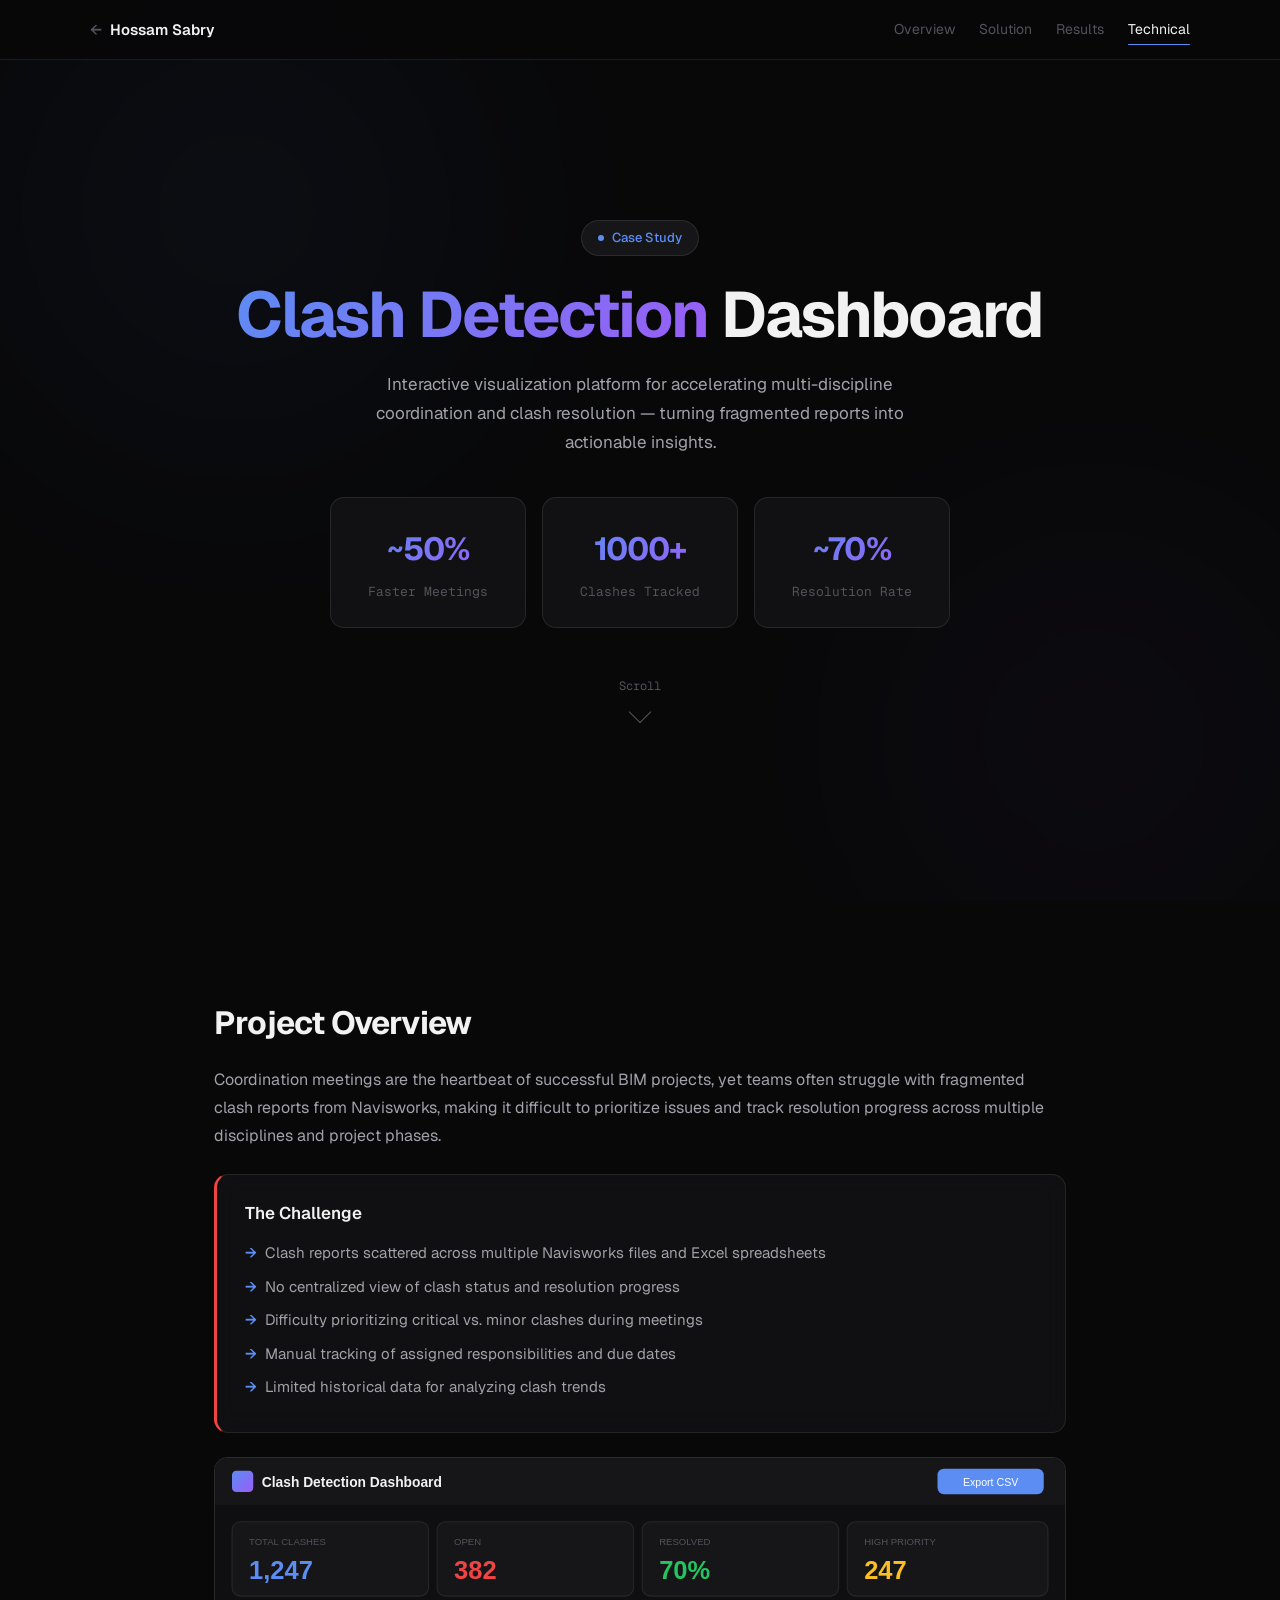
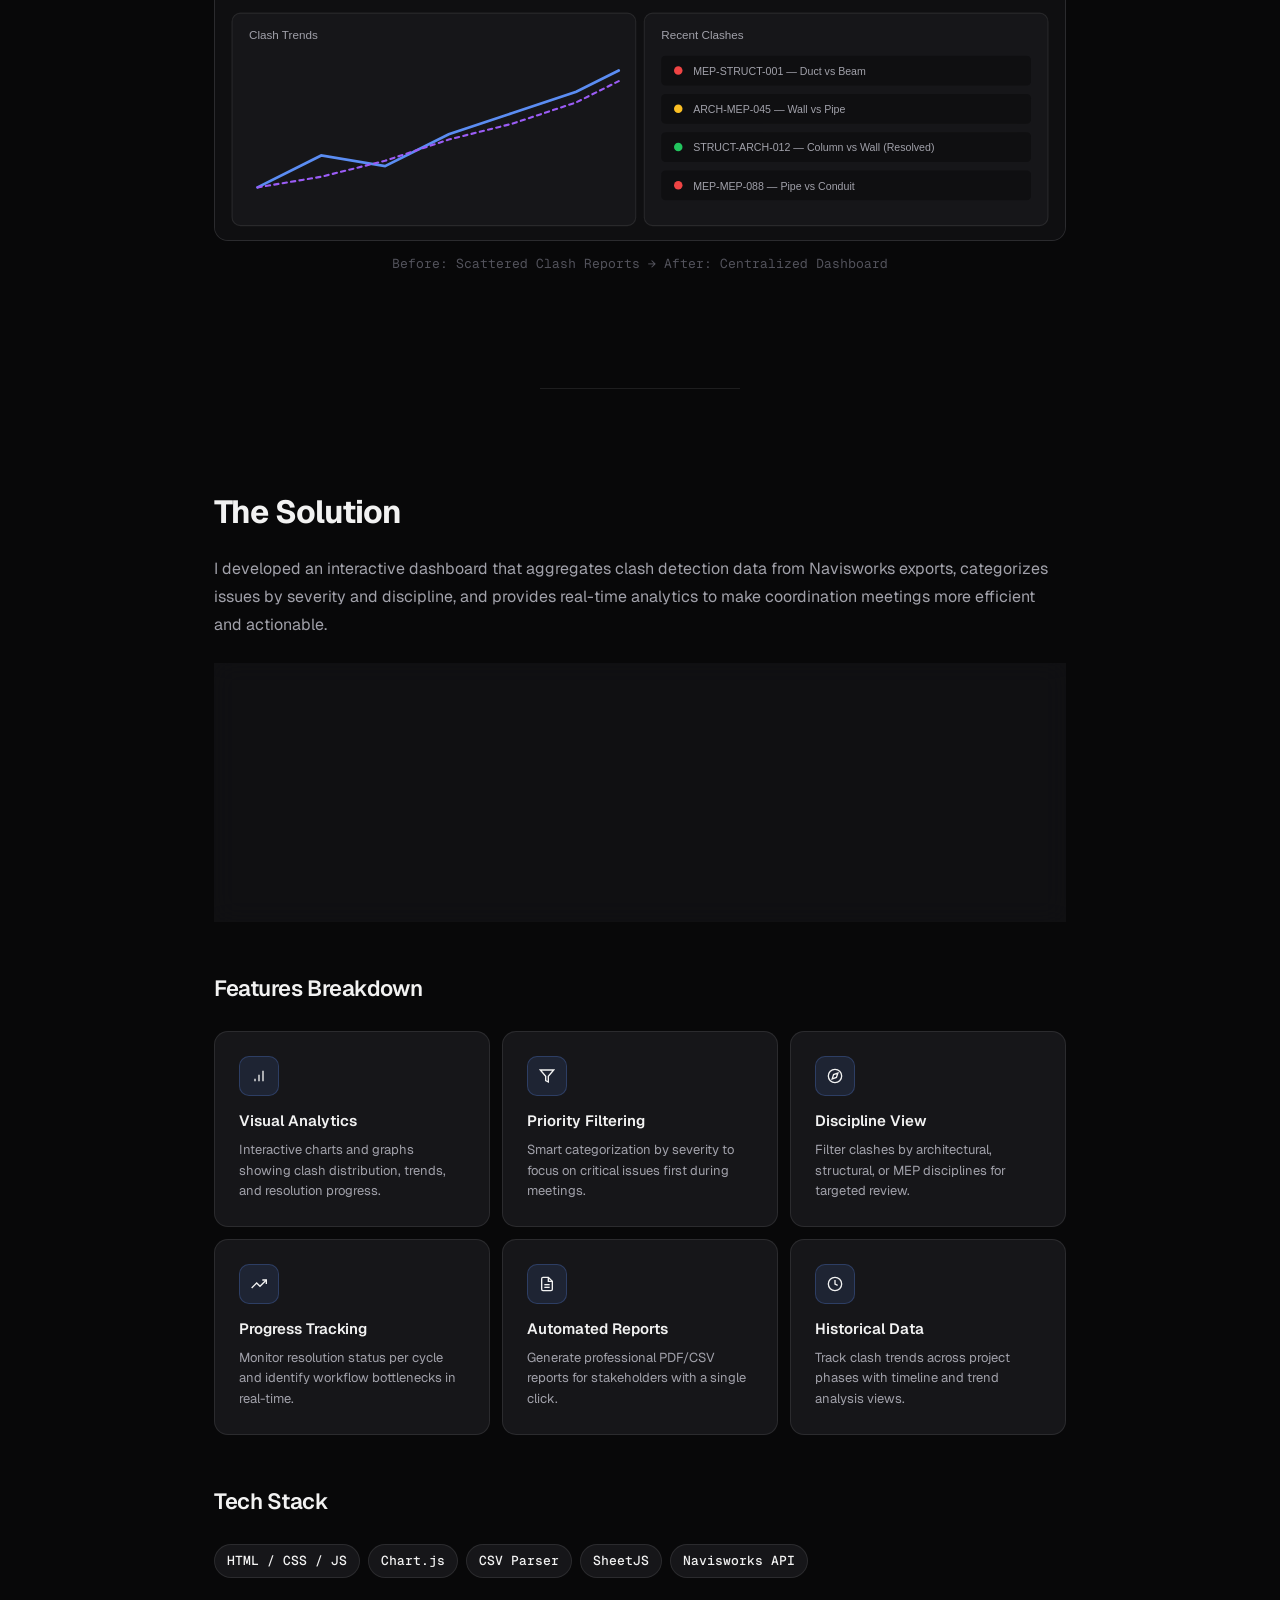
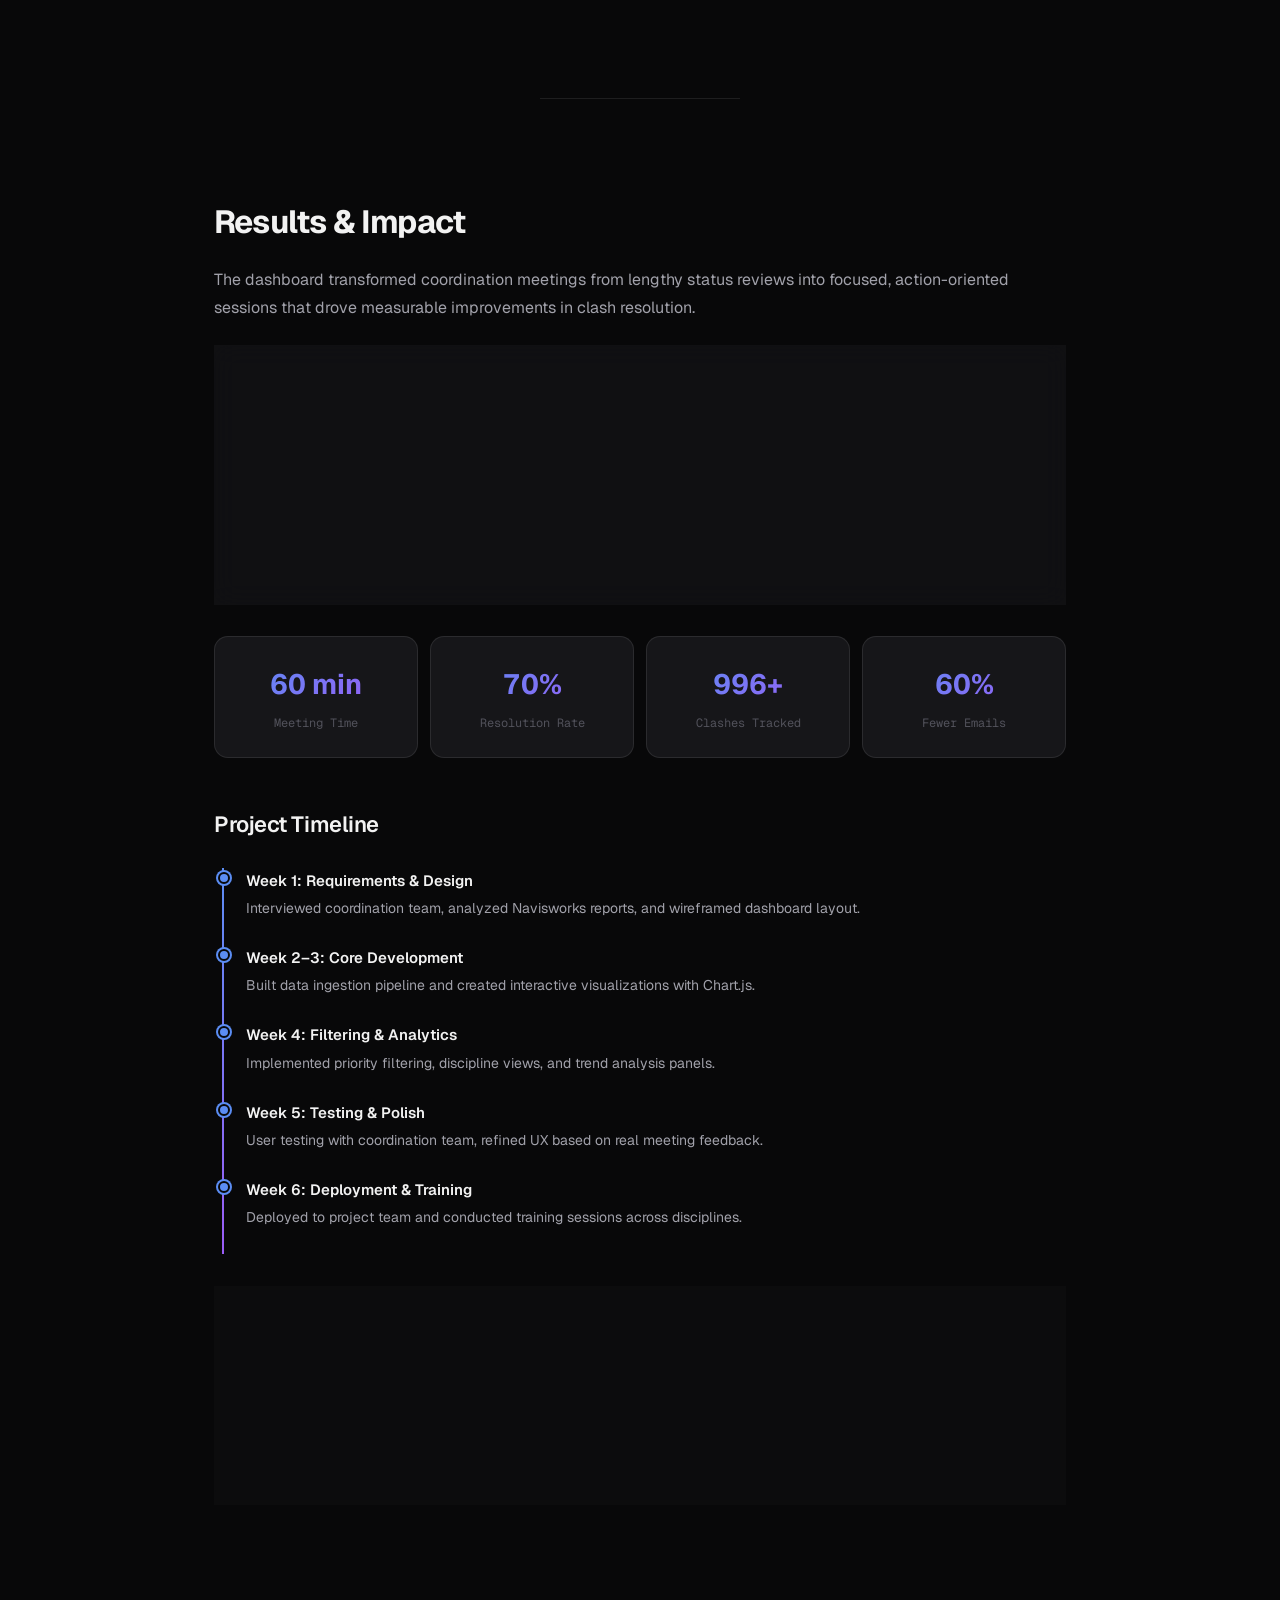
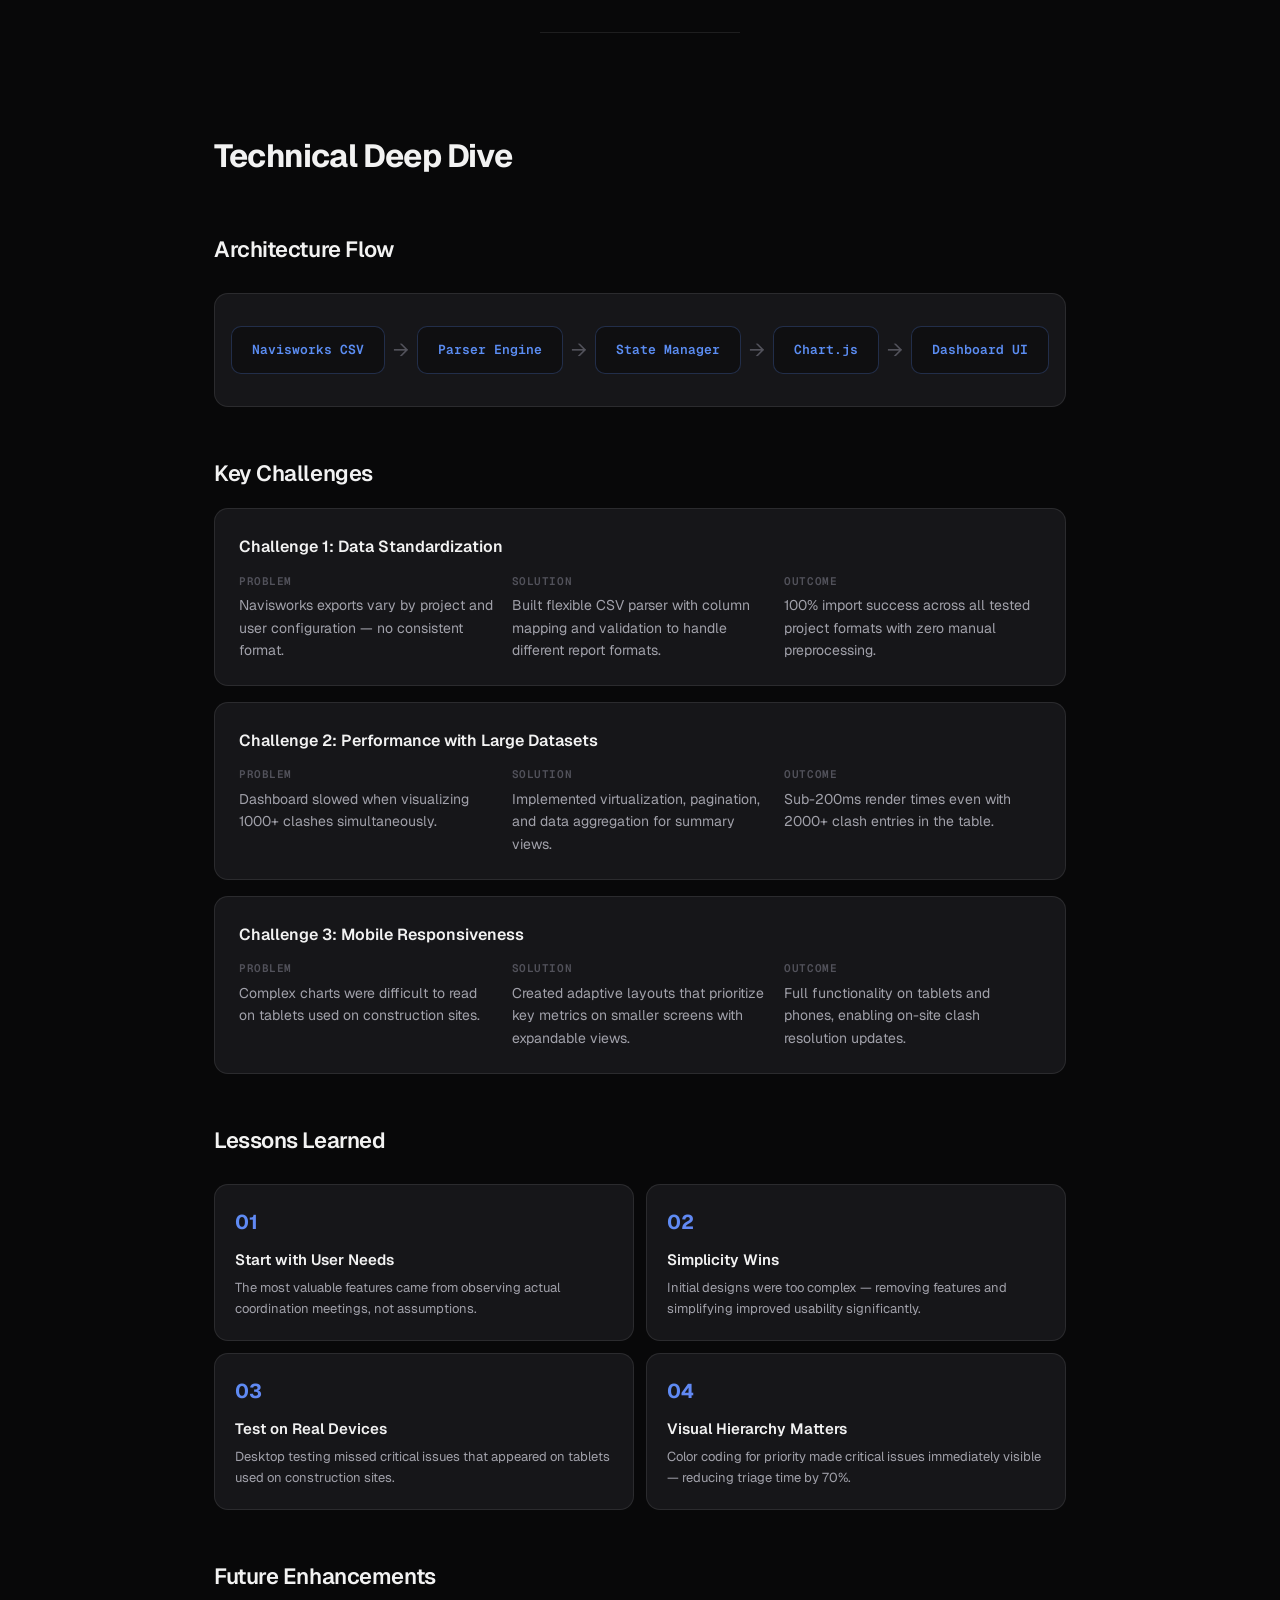
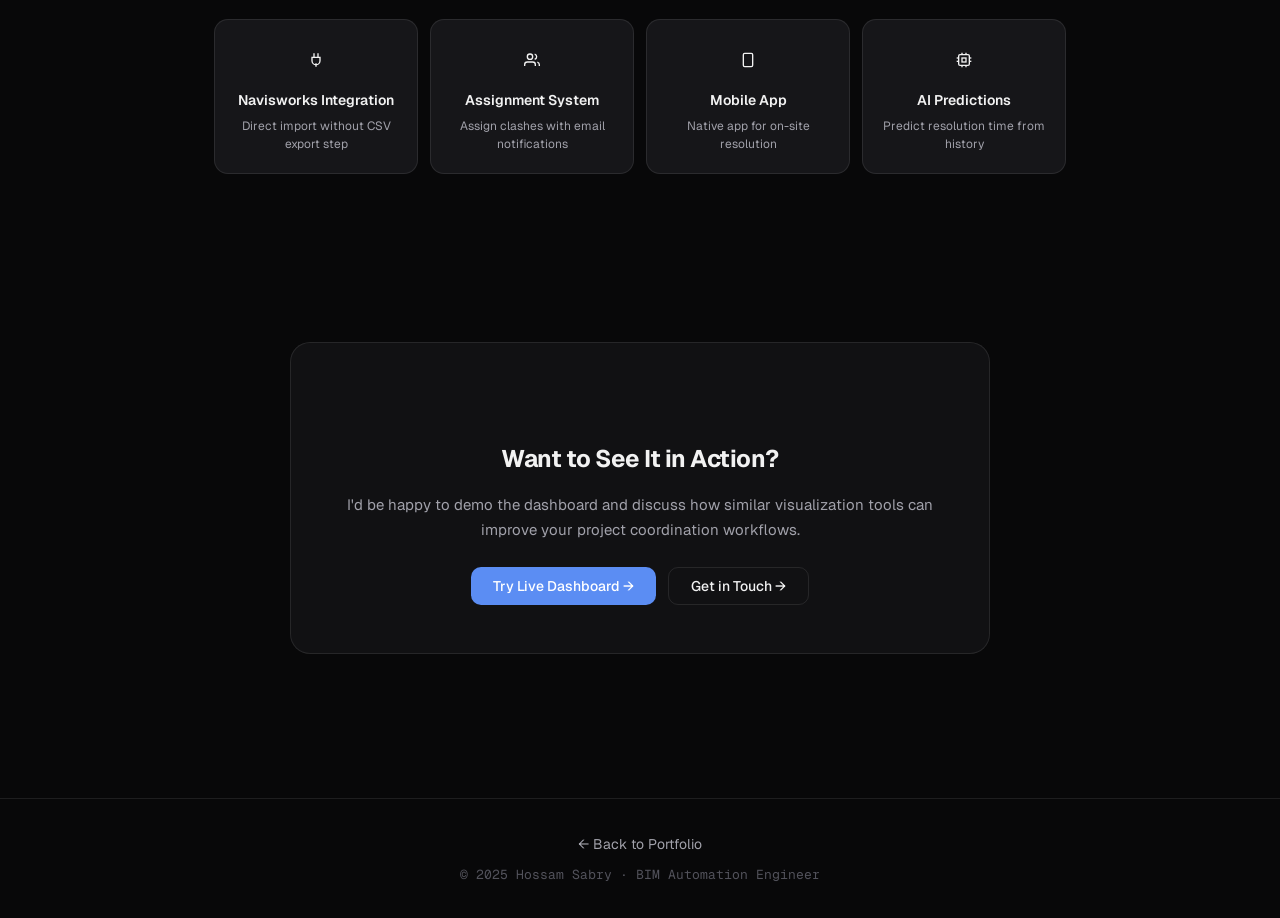
<file: case-studies/clash-dashboard.html>
<!DOCTYPE html>
<html lang="en">
<head>
<meta charset="UTF-8">
<meta name="viewport" content="width=device-width, initial-scale=1.0">
<title>Clash Detection Dashboard - Case Study | Hossam Sabry</title>
<meta name="description" content="Case study: Interactive clash detection dashboard for BIM coordination — real-time analytics, priority filtering, and automated reporting saving 50% meeting time.">
<link rel="icon" type="image/svg+xml" href="../favicon.svg">
<link rel="alternate icon" type="image/x-icon" href="../favicon.ico">
<script async src="https://www.googletagmanager.com/gtag/js?id=G-MWW9X0CJQF"></script>
<script>
window.dataLayer=window.dataLayer||[];function gtag(){dataLayer.push(arguments);}
gtag('js',new Date());
gtag('config','G-MWW9X0CJQF',{page_title:'Clash Detection Dashboard - Case Study',page_path:'/case-studies/clash-dashboard.html'});
</script>
<link rel="preconnect" href="https://fonts.googleapis.com">
<link rel="preconnect" href="https://fonts.gstatic.com" crossorigin>
<link href="https://fonts.googleapis.com/css2?family=Geist:wght@400;500;600;700&family=Geist+Mono:wght@400;500&display=swap" rel="stylesheet">
<style>
*,*::before,*::after{margin:0;padding:0;box-sizing:border-box;}
:root{
--bg:#080809;--bg-raised:#0F0F11;--bg-card:#161619;--bg-inset:#1C1C20;
--text-1:#F2F2F2;--text-2:#A1A1AA;--text-3:#52525B;
--accent:#5B8DF3;--accent-2:#9B5CF6;--accent-dim:rgba(91,141,243,0.12);--accent-border:rgba(91,141,243,0.25);
--border:rgba(255,255,255,0.09);--border-s:rgba(255,255,255,0.16);
--grad:linear-gradient(135deg,#5B8DF3,#9B5CF6);
--red:#ef4444;--green:#22c55e;--amber:#fbbf24;
--font:'Geist','Inter',system-ui,sans-serif;--mono:'Geist Mono',monospace;
--r-sm:6px;--r-md:10px;--r-lg:14px;--r-xl:20px;
}
html{scroll-behavior:smooth;}
body{background:var(--bg);color:var(--text-1);font-family:var(--font);font-size:.9375rem;line-height:1.7;overflow-x:hidden;-webkit-font-smoothing:antialiased;}
::selection{background:var(--accent-dim);color:var(--accent);}
::-webkit-scrollbar{width:5px;}::-webkit-scrollbar-track{background:var(--bg);}::-webkit-scrollbar-thumb{background:var(--border);border-radius:99px;}
a{color:var(--accent);text-decoration:none;transition:color .2s;}a:hover{color:#7BA5FF;}

.progress-bar{position:fixed;top:0;left:0;height:2px;background:var(--grad);z-index:200;width:0;transition:width .1s linear;}

nav{position:fixed;top:0;left:0;right:0;height:60px;z-index:100;display:flex;align-items:center;background:rgba(8,8,9,.85);backdrop-filter:blur(20px);-webkit-backdrop-filter:blur(20px);border-bottom:1px solid var(--border);padding:0 32px;}
.nav-inner{max-width:1100px;margin:0 auto;width:100%;display:flex;align-items:center;justify-content:space-between;}
.nav-brand{font-size:.9375rem;font-weight:600;color:var(--text-1);display:flex;align-items:center;gap:8px;}
.nav-brand span{color:var(--text-3);}
.nav-links{display:flex;gap:24px;list-style:none;}
.nav-links a{font-size:.875rem;color:var(--text-3);font-weight:400;position:relative;transition:color .2s;}
.nav-links a:hover,.nav-links a.active{color:var(--text-1);}
.nav-links a.active::after{content:'';position:absolute;bottom:-4px;left:0;right:0;height:1px;background:var(--accent);border-radius:99px;}

.hero{min-height:100vh;display:flex;flex-direction:column;align-items:center;justify-content:center;text-align:center;padding:120px 24px 80px;position:relative;overflow:hidden;}
.hero-orb{position:absolute;border-radius:50%;filter:blur(120px);pointer-events:none;opacity:.5;}
.hero-orb-1{width:600px;height:600px;background:radial-gradient(circle,rgba(91,141,243,.12),transparent);top:-10%;left:-5%;}
.hero-orb-2{width:500px;height:500px;background:radial-gradient(circle,rgba(155,92,246,.1),transparent);bottom:-10%;right:-5%;}
.hero-badge{display:inline-flex;align-items:center;gap:8px;padding:6px 16px;background:var(--bg-card);border:1px solid var(--border);border-radius:99px;font-size:.8125rem;font-weight:500;color:var(--accent);margin-bottom:24px;position:relative;z-index:1;}
.pulse-dot{width:6px;height:6px;border-radius:50%;background:var(--accent);animation:pulse 2s ease-in-out infinite;}
@keyframes pulse{0%,100%{opacity:1;transform:scale(1);}50%{opacity:.4;transform:scale(.7);}}
.hero h1{font-size:clamp(2.5rem,5.5vw,4rem);font-weight:700;line-height:1.1;letter-spacing:-.03em;margin-bottom:20px;color:var(--text-1);position:relative;z-index:1;}
.hero h1 .grad{background:var(--grad);-webkit-background-clip:text;-webkit-text-fill-color:transparent;background-clip:text;}
.hero-sub{font-size:1.0625rem;color:var(--text-2);max-width:560px;margin:0 auto 40px;line-height:1.7;position:relative;z-index:1;}
.hero-stats{display:grid;grid-template-columns:repeat(3,1fr);gap:16px;max-width:620px;width:100%;position:relative;z-index:1;}
.stat-card{background:rgba(22,22,25,.7);backdrop-filter:blur(16px);border:1px solid var(--border);border-radius:var(--r-lg);padding:24px;transition:transform .2s,box-shadow .2s;}
.stat-card:hover{transform:translateY(-4px);box-shadow:0 8px 32px rgba(91,141,243,.1);}
.stat-num{font-size:2rem;font-weight:700;background:var(--grad);-webkit-background-clip:text;-webkit-text-fill-color:transparent;background-clip:text;letter-spacing:-.03em;}
.stat-label{font-size:.8125rem;color:var(--text-3);font-family:var(--mono);margin-top:4px;}
.scroll-ind{margin-top:48px;display:flex;flex-direction:column;align-items:center;gap:8px;color:var(--text-3);font-size:.75rem;font-family:var(--mono);animation:bob 2s ease-in-out infinite;position:relative;z-index:1;}
.scroll-ind .arr{width:16px;height:16px;border-right:1.5px solid var(--text-3);border-bottom:1.5px solid var(--text-3);transform:rotate(45deg);}
@keyframes bob{0%,100%{transform:translateY(0);}50%{transform:translateY(6px);}}

.section{max-width:900px;margin:0 auto;padding:96px 24px;position:relative;z-index:1;}
.section h2{font-size:2rem;font-weight:700;letter-spacing:-.025em;margin-bottom:16px;}
.section h3{font-size:1.375rem;font-weight:600;letter-spacing:-.02em;margin:48px 0 16px;color:var(--text-1);}
.section>p{color:var(--text-2);font-size:1rem;line-height:1.75;margin-bottom:16px;}
.divider{height:1px;background:var(--border);max-width:200px;margin:0 auto;}

.callout{background:rgba(22,22,25,.6);backdrop-filter:blur(12px);border:1px solid var(--border);border-radius:var(--r-lg);padding:24px 28px;margin:24px 0;}
.callout-red{border-left:3px solid var(--red);}
.callout-blue{border-left:3px solid var(--accent);}
.callout-green{border-left:3px solid var(--green);}
.callout-purple{border-left:3px solid var(--accent-2);}
.callout h4{font-size:1.0625rem;font-weight:600;margin-bottom:12px;display:flex;align-items:center;gap:8px;}
.callout ul{list-style:none;padding:0;}
.callout li{padding-left:20px;position:relative;margin-bottom:8px;color:var(--text-2);font-size:.9375rem;}
.callout li::before{content:"→";position:absolute;left:0;color:var(--accent);font-weight:600;}

.features-grid{display:grid;grid-template-columns:repeat(3,1fr);gap:12px;margin:24px 0;}
.feature-card{background:var(--bg-card);border:1px solid var(--border);border-radius:var(--r-lg);padding:24px;transition:transform .2s,border-color .2s;}
.feature-card:hover{transform:translateY(-4px);border-color:var(--accent-border);}
.feature-icon{width:40px;height:40px;border-radius:var(--r-md);background:var(--accent-dim);border:1px solid var(--accent-border);display:flex;align-items:center;justify-content:center;font-size:1.125rem;margin-bottom:12px;}
.feature-card h5{font-size:.9375rem;font-weight:600;margin-bottom:6px;color:var(--text-1);}
.feature-card p{font-size:.8125rem;color:var(--text-2);margin:0;line-height:1.6;}

.tech-pills{display:flex;flex-wrap:wrap;gap:8px;margin:24px 0;}
.pill{display:inline-flex;align-items:center;gap:6px;padding:5px 12px;background:var(--bg-card);border:1px solid var(--border);border-radius:99px;font-size:.8125rem;color:var(--text-1);font-weight:500;font-family:var(--mono);}

/* Dashboard Preview */
.dash-preview{background:var(--bg-card);border:1px solid var(--border);border-radius:var(--r-lg);padding:0;margin:24px 0;overflow:hidden;}
.dash-preview svg{display:block;width:100%;height:auto;}

/* Timeline */
.timeline{position:relative;padding-left:32px;margin:24px 0;}
.timeline::before{content:'';position:absolute;left:8px;top:0;bottom:0;width:2px;background:var(--grad);}
.tl-item{position:relative;padding-bottom:24px;}
.tl-item::before{content:'';position:absolute;left:-28px;top:4px;width:12px;height:12px;border-radius:50%;background:var(--accent);border:2px solid var(--bg);box-shadow:0 0 0 2px var(--accent);}
.tl-item h5{font-size:.9375rem;font-weight:600;margin-bottom:4px;color:var(--text-1);}
.tl-item p{font-size:.875rem;color:var(--text-2);margin:0;}

/* Testimonial */
.testimonial{background:rgba(15,15,17,.7);backdrop-filter:blur(12px);border:1px solid var(--border);border-radius:var(--r-xl);padding:32px;margin:32px 0;position:relative;overflow:hidden;}
.testimonial::before{content:'\201C';position:absolute;top:-10px;right:20px;font-size:8rem;color:rgba(91,141,243,.06);font-family:Georgia,serif;pointer-events:none;user-select:none;line-height:1;}
.testimonial p{font-style:italic;font-size:1.0625rem;color:var(--text-2);line-height:1.8;margin-bottom:16px;position:relative;z-index:1;}
.testimonial cite{display:flex;align-items:center;gap:12px;font-style:normal;position:relative;z-index:1;}
.t-avatar{width:36px;height:36px;border-radius:50%;background:var(--grad);display:flex;align-items:center;justify-content:center;font-size:.75rem;font-weight:700;color:#fff;flex-shrink:0;}
.t-name{font-size:.875rem;font-weight:600;color:var(--text-1);}
.t-role{font-size:.75rem;color:var(--text-3);font-family:var(--mono);}

/* Stats counter grid */
.counter-grid{display:grid;grid-template-columns:repeat(4,1fr);gap:12px;margin:32px 0;}
.counter-box{background:var(--bg-card);border:1px solid var(--border);border-radius:var(--r-lg);padding:24px;text-align:center;}
.counter-num{font-size:1.75rem;font-weight:700;background:var(--grad);-webkit-background-clip:text;-webkit-text-fill-color:transparent;background-clip:text;font-variant-numeric:tabular-nums;}
.counter-label{font-size:.75rem;color:var(--text-3);font-family:var(--mono);margin-top:4px;}

/* Challenge cards */
.challenge-card{background:var(--bg-card);border:1px solid var(--border);border-radius:var(--r-lg);padding:24px;margin:16px 0;}
.challenge-card h5{font-size:1rem;font-weight:600;margin-bottom:12px;color:var(--text-1);}
.challenge-row{display:grid;grid-template-columns:1fr 1fr 1fr;gap:16px;}
.challenge-row div{font-size:.875rem;color:var(--text-2);line-height:1.6;}
.challenge-row strong{display:block;font-size:.6875rem;font-weight:600;text-transform:uppercase;letter-spacing:.05em;color:var(--text-3);font-family:var(--mono);margin-bottom:4px;}

/* Lessons */
.lessons{display:grid;grid-template-columns:1fr 1fr;gap:12px;margin:24px 0;}
.lesson{background:var(--bg-card);border:1px solid var(--border);border-radius:var(--r-lg);padding:20px;}
.lesson .num{font-size:1.25rem;font-weight:700;background:var(--grad);-webkit-background-clip:text;-webkit-text-fill-color:transparent;background-clip:text;margin-bottom:8px;}
.lesson h5{font-size:.9375rem;font-weight:600;margin-bottom:6px;color:var(--text-1);}
.lesson p{font-size:.8125rem;color:var(--text-2);margin:0;line-height:1.6;}

/* Future grid */
.future-grid{display:grid;grid-template-columns:repeat(4,1fr);gap:12px;margin:24px 0;}
.future-card{background:var(--bg-card);border:1px solid var(--border);border-radius:var(--r-lg);padding:20px;transition:transform .2s,border-color .2s;text-align:center;}
.future-card:hover{transform:translateY(-4px);border-color:var(--accent-border);}
.future-card .f-icon{font-size:1.5rem;margin-bottom:8px;}
.future-card h5{font-size:.875rem;font-weight:600;margin-bottom:4px;color:var(--text-1);}
.future-card p{font-size:.75rem;color:var(--text-2);margin:0;line-height:1.5;}

/* Arch flow */
.arch-flow{display:flex;align-items:center;justify-content:center;gap:0;flex-wrap:wrap;margin:24px 0;padding:32px 16px;background:var(--bg-card);border:1px solid var(--border);border-radius:var(--r-lg);}
.arch-node{padding:12px 20px;background:var(--bg-raised);border:1px solid var(--accent-border);border-radius:var(--r-md);font-size:.8125rem;font-weight:600;color:var(--accent);font-family:var(--mono);}
.arch-arrow{color:var(--text-3);font-size:1.25rem;padding:0 8px;}

/* CTA */
.cta{background:rgba(22,22,25,.7);backdrop-filter:blur(16px);border:1px solid var(--border);border-radius:var(--r-xl);padding:48px;text-align:center;margin:48px auto;max-width:700px;}
.cta h3{font-size:1.5rem;font-weight:700;margin-bottom:12px;letter-spacing:-.02em;}
.cta p{color:var(--text-2);margin-bottom:24px;}
.cta-btns{display:flex;gap:12px;justify-content:center;flex-wrap:wrap;}
.btn{display:inline-flex;align-items:center;gap:8px;padding:11px 22px;border-radius:var(--r-md);font-size:.875rem;font-weight:500;border:none;cursor:pointer;font-family:var(--font);transition:all .2s;text-decoration:none;line-height:1;}
.btn-primary{background:var(--accent);color:#fff;}
.btn-primary:hover{background:#7BA5FF;color:#fff;box-shadow:0 0 0 4px rgba(91,141,243,.15);}
.btn-ghost{background:transparent;border:1px solid var(--border);color:var(--text-1);}
.btn-ghost:hover{border-color:var(--border-s);background:var(--bg-card);}

footer{padding:32px 24px;border-top:1px solid var(--border);text-align:center;}
footer a{color:var(--text-2);font-size:.875rem;}
footer p{font-size:.8125rem;color:var(--text-3);font-family:var(--mono);margin-top:8px;}

.reveal{opacity:0;transform:translateY(20px);transition:opacity .5s cubic-bezier(.16,1,.3,1),transform .5s cubic-bezier(.16,1,.3,1);}
.reveal.visible{opacity:1;transform:none;}

@media(max-width:960px){.hero-stats{grid-template-columns:repeat(3,1fr);}.features-grid{grid-template-columns:repeat(2,1fr);}.counter-grid{grid-template-columns:repeat(2,1fr);}.challenge-row{grid-template-columns:1fr;}.future-grid{grid-template-columns:repeat(2,1fr);}.nav-links{display:none;}}
@media(max-width:640px){.hero-stats{grid-template-columns:1fr;}.features-grid,.lessons{grid-template-columns:1fr;}.counter-grid{grid-template-columns:1fr 1fr;}.future-grid{grid-template-columns:1fr 1fr;}.section{padding:64px 16px;}.arch-flow{flex-direction:column;}.arch-arrow{transform:rotate(90deg);}.cta{padding:32px 20px;margin:32px 16px;}}
</style>
</head><body>
<div class="progress-bar" id="progressBar"></div>

<nav>
<div class="nav-inner">
<a href="../index.html" class="nav-brand" aria-label="Back to portfolio"><span>←</span> Hossam Sabry</a>
<div class="nav-links">
<a href="#overview">Overview</a>
<a href="#solution">Solution</a>
<a href="#results">Results</a>
<a href="#technical">Technical</a>
</div>
</div>
</nav>

<section class="hero">
<div class="hero-orb hero-orb-1"></div>
<div class="hero-orb hero-orb-2"></div>
<div class="hero-badge reveal"><span class="pulse-dot"></span>Case Study</div>
<h1 class="reveal"><span class="grad">Clash Detection</span> Dashboard</h1>
<p class="hero-sub reveal">Interactive visualization platform for accelerating multi-discipline coordination and clash resolution — turning fragmented reports into actionable insights.</p>
<div class="hero-stats reveal">
<div class="stat-card">
<div class="stat-num" data-count="50" data-prefix="~" data-suffix="%">~50%</div>
<div class="stat-label">Faster Meetings</div>
</div>
<div class="stat-card">
<div class="stat-num" data-count="1000" data-suffix="+">1000+</div>
<div class="stat-label">Clashes Tracked</div>
</div>
<div class="stat-card">
<div class="stat-num" data-count="70" data-prefix="~" data-suffix="%">~70%</div>
<div class="stat-label">Resolution Rate</div>
</div>
</div>
<div class="scroll-ind reveal"><span>Scroll</span><div class="arr"></div></div>
</section>

<!-- Overview -->
<section id="overview" class="section">
<h2 class="reveal">Project Overview</h2>
<p class="reveal">Coordination meetings are the heartbeat of successful BIM projects, yet teams often struggle with fragmented clash reports from Navisworks, making it difficult to prioritize issues and track resolution progress across multiple disciplines and project phases.</p>

<div class="callout callout-red reveal">
<h4>The Challenge</h4>
<ul>
<li>Clash reports scattered across multiple Navisworks files and Excel spreadsheets</li>
<li>No centralized view of clash status and resolution progress</li>
<li>Difficulty prioritizing critical vs. minor clashes during meetings</li>
<li>Manual tracking of assigned responsibilities and due dates</li>
<li>Limited historical data for analyzing clash trends</li>
</ul>
</div>

<div class="dash-preview reveal">
<svg viewBox="0 0 800 360" xmlns="http://www.w3.org/2000/svg">
<rect width="800" height="360" fill="#0F0F11"/>
<!-- Header -->
<rect x="0" y="0" width="800" height="44" fill="#161619"/>
<rect x="16" y="12" width="20" height="20" rx="4" fill="url(#pgrd)"/>
<text x="44" y="27" fill="#F2F2F2" font-size="13" font-weight="600" font-family="sans-serif">Clash Detection Dashboard</text>
<rect x="680" y="10" width="100" height="24" rx="6" fill="#5B8DF3"/>
<text x="730" y="26" fill="#fff" font-size="10" text-anchor="middle" font-family="sans-serif">Export CSV</text>
<!-- Stats -->
<rect x="16" y="60" width="185" height="70" rx="8" fill="#161619" stroke="rgba(255,255,255,0.09)" stroke-width="1"/>
<text x="32" y="82" fill="#52525B" font-size="9" font-family="sans-serif">TOTAL CLASHES</text>
<text x="32" y="114" fill="#5B8DF3" font-size="24" font-weight="700" font-family="sans-serif">1,247</text>
<rect x="209" y="60" width="185" height="70" rx="8" fill="#161619" stroke="rgba(255,255,255,0.09)" stroke-width="1"/>
<text x="225" y="82" fill="#52525B" font-size="9" font-family="sans-serif">OPEN</text>
<text x="225" y="114" fill="#EF4444" font-size="24" font-weight="700" font-family="sans-serif">382</text>
<rect x="402" y="60" width="185" height="70" rx="8" fill="#161619" stroke="rgba(255,255,255,0.09)" stroke-width="1"/>
<text x="418" y="82" fill="#52525B" font-size="9" font-family="sans-serif">RESOLVED</text>
<text x="418" y="114" fill="#22C55E" font-size="24" font-weight="700" font-family="sans-serif">70%</text>
<rect x="595" y="60" width="189" height="70" rx="8" fill="#161619" stroke="rgba(255,255,255,0.09)" stroke-width="1"/>
<text x="611" y="82" fill="#52525B" font-size="9" font-family="sans-serif">HIGH PRIORITY</text>
<text x="611" y="114" fill="#FBBF24" font-size="24" font-weight="700" font-family="sans-serif">247</text>
<!-- Chart -->
<rect x="16" y="146" width="380" height="200" rx="8" fill="#161619" stroke="rgba(255,255,255,0.09)" stroke-width="1"/>
<text x="32" y="170" fill="#A1A1AA" font-size="11" font-family="sans-serif">Clash Trends</text>
<path d="M 40 310 L 100 280 L 160 290 L 220 260 L 280 240 L 340 220 L 380 200" fill="none" stroke="#5B8DF3" stroke-width="2.5" stroke-linecap="round"/>
<path d="M 40 310 L 100 300 L 160 285 L 220 265 L 280 250 L 340 230 L 380 210" fill="none" stroke="#9B5CF6" stroke-width="2" stroke-dasharray="4,4" stroke-linecap="round"/>
<!-- List -->
<rect x="404" y="146" width="380" height="200" rx="8" fill="#161619" stroke="rgba(255,255,255,0.09)" stroke-width="1"/>
<text x="420" y="170" fill="#A1A1AA" font-size="11" font-family="sans-serif">Recent Clashes</text>
<rect x="420" y="186" width="348" height="28" rx="4" fill="#0F0F11"/>
<circle cx="436" cy="200" r="4" fill="#EF4444"/><text x="450" y="204" fill="#A1A1AA" font-size="10" font-family="sans-serif">MEP-STRUCT-001 — Duct vs Beam</text>
<rect x="420" y="222" width="348" height="28" rx="4" fill="#0F0F11"/>
<circle cx="436" cy="236" r="4" fill="#FBBF24"/><text x="450" y="240" fill="#A1A1AA" font-size="10" font-family="sans-serif">ARCH-MEP-045 — Wall vs Pipe</text>
<rect x="420" y="258" width="348" height="28" rx="4" fill="#0F0F11"/>
<circle cx="436" cy="272" r="4" fill="#22C55E"/><text x="450" y="276" fill="#A1A1AA" font-size="10" font-family="sans-serif">STRUCT-ARCH-012 — Column vs Wall (Resolved)</text>
<rect x="420" y="294" width="348" height="28" rx="4" fill="#0F0F11"/>
<circle cx="436" cy="308" r="4" fill="#EF4444"/><text x="450" y="312" fill="#A1A1AA" font-size="10" font-family="sans-serif">MEP-MEP-088 — Pipe vs Conduit</text>
<defs><linearGradient id="pgrd" x1="0" y1="0" x2="1" y2="1"><stop offset="0%" stop-color="#5B8DF3"/><stop offset="100%" stop-color="#9B5CF6"/></linearGradient></defs>
</svg>
</div>
<p class="reveal" style="text-align:center;font-size:.8125rem;color:var(--text-3);font-family:var(--mono);margin-top:-12px;">Before: Scattered Clash Reports → After: Centralized Dashboard</p>
</section>

<div class="divider"></div>

<!-- Solution -->
<section id="solution" class="section">
<h2 class="reveal">The Solution</h2>
<p class="reveal">I developed an interactive dashboard that aggregates clash detection data from Navisworks exports, categorizes issues by severity and discipline, and provides real-time analytics to make coordination meetings more efficient and actionable.</p>

<div class="callout callout-green reveal">
<h4>Key Features</h4>
<ul>
<li>Real-time clash statistics with visual breakdowns by discipline</li>
<li>Priority-based filtering (Critical, Major, Minor) for focused meetings</li>
<li>Status tracking (Open, In Progress, Resolved) with assignment workflow</li>
<li>Interactive Chart.js charts showing trends over time</li>
<li>Automated CSV/JSON/Excel report generation for stakeholders</li>
</ul>
</div>

<h3 class="reveal">Features Breakdown</h3>
<div class="features-grid reveal">
<div class="feature-card">
<div class="feature-icon"><svg width="16" height="16" viewBox="0 0 24 24" fill="none" stroke="currentColor" stroke-width="2"><line x1="12" y1="20" x2="12" y2="10"/><line x1="18" y1="20" x2="18" y2="4"/><line x1="6" y1="20" x2="6" y2="16"/></svg></div>
<h5>Visual Analytics</h5>
<p>Interactive charts and graphs showing clash distribution, trends, and resolution progress.</p>
</div>
<div class="feature-card">
<div class="feature-icon"><svg width="16" height="16" viewBox="0 0 24 24" fill="none" stroke="currentColor" stroke-width="2"><polygon points="22 3 2 3 10 12.46 10 19 14 21 14 12.46 22 3"/></svg></div>
<h5>Priority Filtering</h5>
<p>Smart categorization by severity to focus on critical issues first during meetings.</p>
</div>
<div class="feature-card">
<div class="feature-icon"><svg width="16" height="16" viewBox="0 0 24 24" fill="none" stroke="currentColor" stroke-width="2"><circle cx="12" cy="12" r="10"/><polygon points="16.24 7.76 14.12 14.12 7.76 16.24 9.88 9.88 16.24 7.76"/></svg></div>
<h5>Discipline View</h5>
<p>Filter clashes by architectural, structural, or MEP disciplines for targeted review.</p>
</div>
<div class="feature-card">
<div class="feature-icon"><svg width="16" height="16" viewBox="0 0 24 24" fill="none" stroke="currentColor" stroke-width="2"><polyline points="23 6 13.5 15.5 8.5 10.5 1 18"/><polyline points="17 6 23 6 23 12"/></svg></div>
<h5>Progress Tracking</h5>
<p>Monitor resolution status per cycle and identify workflow bottlenecks in real-time.</p>
</div>
<div class="feature-card">
<div class="feature-icon"><svg width="16" height="16" viewBox="0 0 24 24" fill="none" stroke="currentColor" stroke-width="2"><path d="M14 2H6a2 2 0 0 0-2 2v16a2 2 0 0 0 2 2h12a2 2 0 0 0 2-2V8z"/><polyline points="14 2 14 8 20 8"/><line x1="16" y1="13" x2="8" y2="13"/><line x1="16" y1="17" x2="8" y2="17"/></svg></div>
<h5>Automated Reports</h5>
<p>Generate professional PDF/CSV reports for stakeholders with a single click.</p>
</div>
<div class="feature-card">
<div class="feature-icon"><svg width="16" height="16" viewBox="0 0 24 24" fill="none" stroke="currentColor" stroke-width="2"><circle cx="12" cy="12" r="10"/><polyline points="12 6 12 12 16 14"/></svg></div>
<h5>Historical Data</h5>
<p>Track clash trends across project phases with timeline and trend analysis views.</p>
</div>
</div>

<h3 class="reveal">Tech Stack</h3>
<div class="tech-pills reveal">
<span class="pill">HTML / CSS / JS</span>
<span class="pill">Chart.js</span>
<span class="pill">CSV Parser</span>
<span class="pill">SheetJS</span>
<span class="pill">Navisworks API</span>
</div>
</section>

<div class="divider"></div>

<!-- Results -->
<section id="results" class="section">
<h2 class="reveal">Results &amp; Impact</h2>
<p class="reveal">The dashboard transformed coordination meetings from lengthy status reviews into focused, action-oriented sessions that drove measurable improvements in clash resolution.</p>

<div class="callout callout-blue reveal">
<h4>Measurable Outcomes</h4>
<ul>
<li>Coordination meeting duration reduced from 2 hours to 60 minutes</li>
<li>Clash resolution rate improved from 45% to 70% per cycle</li>
<li>Tracked over 1,000 clashes across 5 project phases</li>
<li>Reduced follow-up emails by 60% through clear status visibility</li>
<li>Enabled data-driven decision making on resource allocation</li>
</ul>
</div>

<div class="counter-grid reveal">
<div class="counter-box">
<div class="counter-num" data-count="60" data-suffix=" min">0 min</div>
<div class="counter-label">Meeting Time</div>
</div>
<div class="counter-box">
<div class="counter-num" data-count="70" data-suffix="%">0%</div>
<div class="counter-label">Resolution Rate</div>
</div>
<div class="counter-box">
<div class="counter-num" data-count="1000" data-suffix="+">0+</div>
<div class="counter-label">Clashes Tracked</div>
</div>
<div class="counter-box">
<div class="counter-num" data-count="60" data-suffix="%">0%</div>
<div class="counter-label">Fewer Emails</div>
</div>
</div>

<h3 class="reveal">Project Timeline</h3>
<div class="timeline reveal">
<div class="tl-item">
<h5>Week 1: Requirements &amp; Design</h5>
<p>Interviewed coordination team, analyzed Navisworks reports, and wireframed dashboard layout.</p>
</div>
<div class="tl-item">
<h5>Week 2–3: Core Development</h5>
<p>Built data ingestion pipeline and created interactive visualizations with Chart.js.</p>
</div>
<div class="tl-item">
<h5>Week 4: Filtering &amp; Analytics</h5>
<p>Implemented priority filtering, discipline views, and trend analysis panels.</p>
</div>
<div class="tl-item">
<h5>Week 5: Testing &amp; Polish</h5>
<p>User testing with coordination team, refined UX based on real meeting feedback.</p>
</div>
<div class="tl-item">
<h5>Week 6: Deployment &amp; Training</h5>
<p>Deployed to project team and conducted training sessions across disciplines.</p>
</div>
</div>

<div class="testimonial reveal">
<p>"This dashboard has significantly improved our coordination meetings. We can now see exactly where we stand at a glance and focus our time on solving problems rather than reading through reports. The historical trends help us identify issues early."</p>
<cite>
<div class="t-avatar">PC</div>
<div>
<div class="t-name">Project Coordinator</div>
<div class="t-role">Major Infrastructure Project</div>
</div>
</cite>
</div>
</section>

<div class="divider"></div>

<!-- Technical -->
<section id="technical" class="section">
<h2 class="reveal">Technical Deep Dive</h2>

<h3 class="reveal">Architecture Flow</h3>
<div class="arch-flow reveal">
<div class="arch-node">Navisworks CSV</div>
<div class="arch-arrow">→</div>
<div class="arch-node">Parser Engine</div>
<div class="arch-arrow">→</div>
<div class="arch-node">State Manager</div>
<div class="arch-arrow">→</div>
<div class="arch-node">Chart.js</div>
<div class="arch-arrow">→</div>
<div class="arch-node">Dashboard UI</div>
</div>

<h3 class="reveal">Key Challenges</h3>
<div class="challenge-card reveal">
<h5>Challenge 1: Data Standardization</h5>
<div class="challenge-row">
<div><strong>Problem</strong>Navisworks exports vary by project and user configuration — no consistent format.</div>
<div><strong>Solution</strong>Built flexible CSV parser with column mapping and validation to handle different report formats.</div>
<div><strong>Outcome</strong>100% import success across all tested project formats with zero manual preprocessing.</div>
</div>
</div>
<div class="challenge-card reveal">
<h5>Challenge 2: Performance with Large Datasets</h5>
<div class="challenge-row">
<div><strong>Problem</strong>Dashboard slowed when visualizing 1000+ clashes simultaneously.</div>
<div><strong>Solution</strong>Implemented virtualization, pagination, and data aggregation for summary views.</div>
<div><strong>Outcome</strong>Sub-200ms render times even with 2000+ clash entries in the table.</div>
</div>
</div>
<div class="challenge-card reveal">
<h5>Challenge 3: Mobile Responsiveness</h5>
<div class="challenge-row">
<div><strong>Problem</strong>Complex charts were difficult to read on tablets used on construction sites.</div>
<div><strong>Solution</strong>Created adaptive layouts that prioritize key metrics on smaller screens with expandable views.</div>
<div><strong>Outcome</strong>Full functionality on tablets and phones, enabling on-site clash resolution updates.</div>
</div>
</div>

<h3 class="reveal">Lessons Learned</h3>
<div class="lessons reveal">
<div class="lesson">
<div class="num">01</div>
<h5>Start with User Needs</h5>
<p>The most valuable features came from observing actual coordination meetings, not assumptions.</p>
</div>
<div class="lesson">
<div class="num">02</div>
<h5>Simplicity Wins</h5>
<p>Initial designs were too complex — removing features and simplifying improved usability significantly.</p>
</div>
<div class="lesson">
<div class="num">03</div>
<h5>Test on Real Devices</h5>
<p>Desktop testing missed critical issues that appeared on tablets used on construction sites.</p>
</div>
<div class="lesson">
<div class="num">04</div>
<h5>Visual Hierarchy Matters</h5>
<p>Color coding for priority made critical issues immediately visible — reducing triage time by 70%.</p>
</div>
</div>

<h3 class="reveal">Future Enhancements</h3>
<div class="future-grid reveal">
<div class="future-card">
<div class="f-icon"><svg width="16" height="16" viewBox="0 0 24 24" fill="none" stroke="currentColor" stroke-width="2"><path d="M12 22v-5"/><path d="M9 8V2"/><path d="M15 8V2"/><path d="M18 8v5a6 6 0 0 1-6 6 6 6 0 0 1-6-6V8z"/></svg></div>
<h5>Navisworks Integration</h5>
<p>Direct import without CSV export step</p>
</div>
<div class="future-card">
<div class="f-icon"><svg width="16" height="16" viewBox="0 0 24 24" fill="none" stroke="currentColor" stroke-width="2"><path d="M17 21v-2a4 4 0 0 0-4-4H5a4 4 0 0 0-4 4v2"/><circle cx="9" cy="7" r="4"/><path d="M23 21v-2a4 4 0 0 0-3-3.87"/><path d="M16 3.13a4 4 0 0 1 0 7.75"/></svg></div>
<h5>Assignment System</h5>
<p>Assign clashes with email notifications</p>
</div>
<div class="future-card">
<div class="f-icon"><svg width="16" height="16" viewBox="0 0 24 24" fill="none" stroke="currentColor" stroke-width="2"><rect x="5" y="2" width="14" height="20" rx="2" ry="2"/><line x1="12" y1="18" x2="12.01" y2="18"/></svg></div>
<h5>Mobile App</h5>
<p>Native app for on-site resolution</p>
</div>
<div class="future-card">
<div class="f-icon"><svg width="16" height="16" viewBox="0 0 24 24" fill="none" stroke="currentColor" stroke-width="2"><rect x="4" y="4" width="16" height="16" rx="2" ry="2"/><rect x="9" y="9" width="6" height="6"/><line x1="9" y1="1" x2="9" y2="4"/><line x1="15" y1="1" x2="15" y2="4"/><line x1="9" y1="20" x2="9" y2="23"/><line x1="15" y1="20" x2="15" y2="23"/><line x1="20" y1="9" x2="23" y2="9"/><line x1="20" y1="14" x2="23" y2="14"/><line x1="1" y1="9" x2="4" y2="9"/><line x1="1" y1="14" x2="4" y2="14"/></svg></div>
<h5>AI Predictions</h5>
<p>Predict resolution time from history</p>
</div>
</div>
</section>

<!-- CTA -->
<div class="section" style="padding-top:0;">
<div class="cta reveal">
<h3>Want to See It in Action?</h3>
<p>I'd be happy to demo the dashboard and discuss how similar visualization tools can improve your project coordination workflows.</p>
<div class="cta-btns">
<a href="../clash-dashboard/index.html" class="btn btn-primary">Try Live Dashboard →</a>
<a href="../index.html#contact" class="btn btn-ghost">Get in Touch →</a>
</div>
</div>
</div>

<footer>
<a href="../index.html" aria-label="Back to portfolio">← Back to Portfolio</a>
<p>&copy; 2025 Hossam Sabry · BIM Automation Engineer</p>
</footer>

<script>
window.addEventListener('scroll',()=>{const h=document.documentElement.scrollHeight-window.innerHeight;document.getElementById('progressBar').style.width=(window.scrollY/h)*100+'%';});
const revealObs=new IntersectionObserver(entries=>{entries.forEach(e=>{if(e.isIntersecting){e.target.classList.add('visible');revealObs.unobserve(e.target);}});},{threshold:0.1,rootMargin:'0px 0px -40px 0px'});
document.querySelectorAll('.reveal').forEach(el=>revealObs.observe(el));
const navLinks=document.querySelectorAll('.nav-links a');
const sections=document.querySelectorAll('section[id]');
const navObs=new IntersectionObserver(entries=>{entries.forEach(e=>{if(e.isIntersecting){const id=e.target.getAttribute('id');navLinks.forEach(l=>l.classList.toggle('active',l.getAttribute('href')==='#'+id));}});},{threshold:0.2,rootMargin:'-60px 0px -40% 0px'});
sections.forEach(s=>navObs.observe(s));
document.querySelectorAll('.nav-links a[href^="#"]').forEach(a=>{a.addEventListener('click',e=>{e.preventDefault();const t=document.querySelector(a.getAttribute('href'));if(t) window.scrollTo({top:t.offsetTop-70,behavior:'smooth'});});});
function animateCounter(el){const target=parseInt(el.dataset.count)||0;const prefix=el.dataset.prefix||'';const suffix=el.dataset.suffix||'';const duration=1200;const start=performance.now();function tick(now){const progress=Math.min((now-start)/duration,1);const eased=1-Math.pow(1-progress,3);el.textContent=prefix+Math.round(eased*target)+suffix;if(progress<1) requestAnimationFrame(tick);}requestAnimationFrame(tick);}
const counterObs=new IntersectionObserver(entries=>{entries.forEach(e=>{if(e.isIntersecting){animateCounter(e.target);counterObs.unobserve(e.target);}});},{threshold:0.5});
document.querySelectorAll('.stat-num[data-count],.counter-num[data-count]').forEach(el=>counterObs.observe(el));
</script>
</body>
</html>
</file>
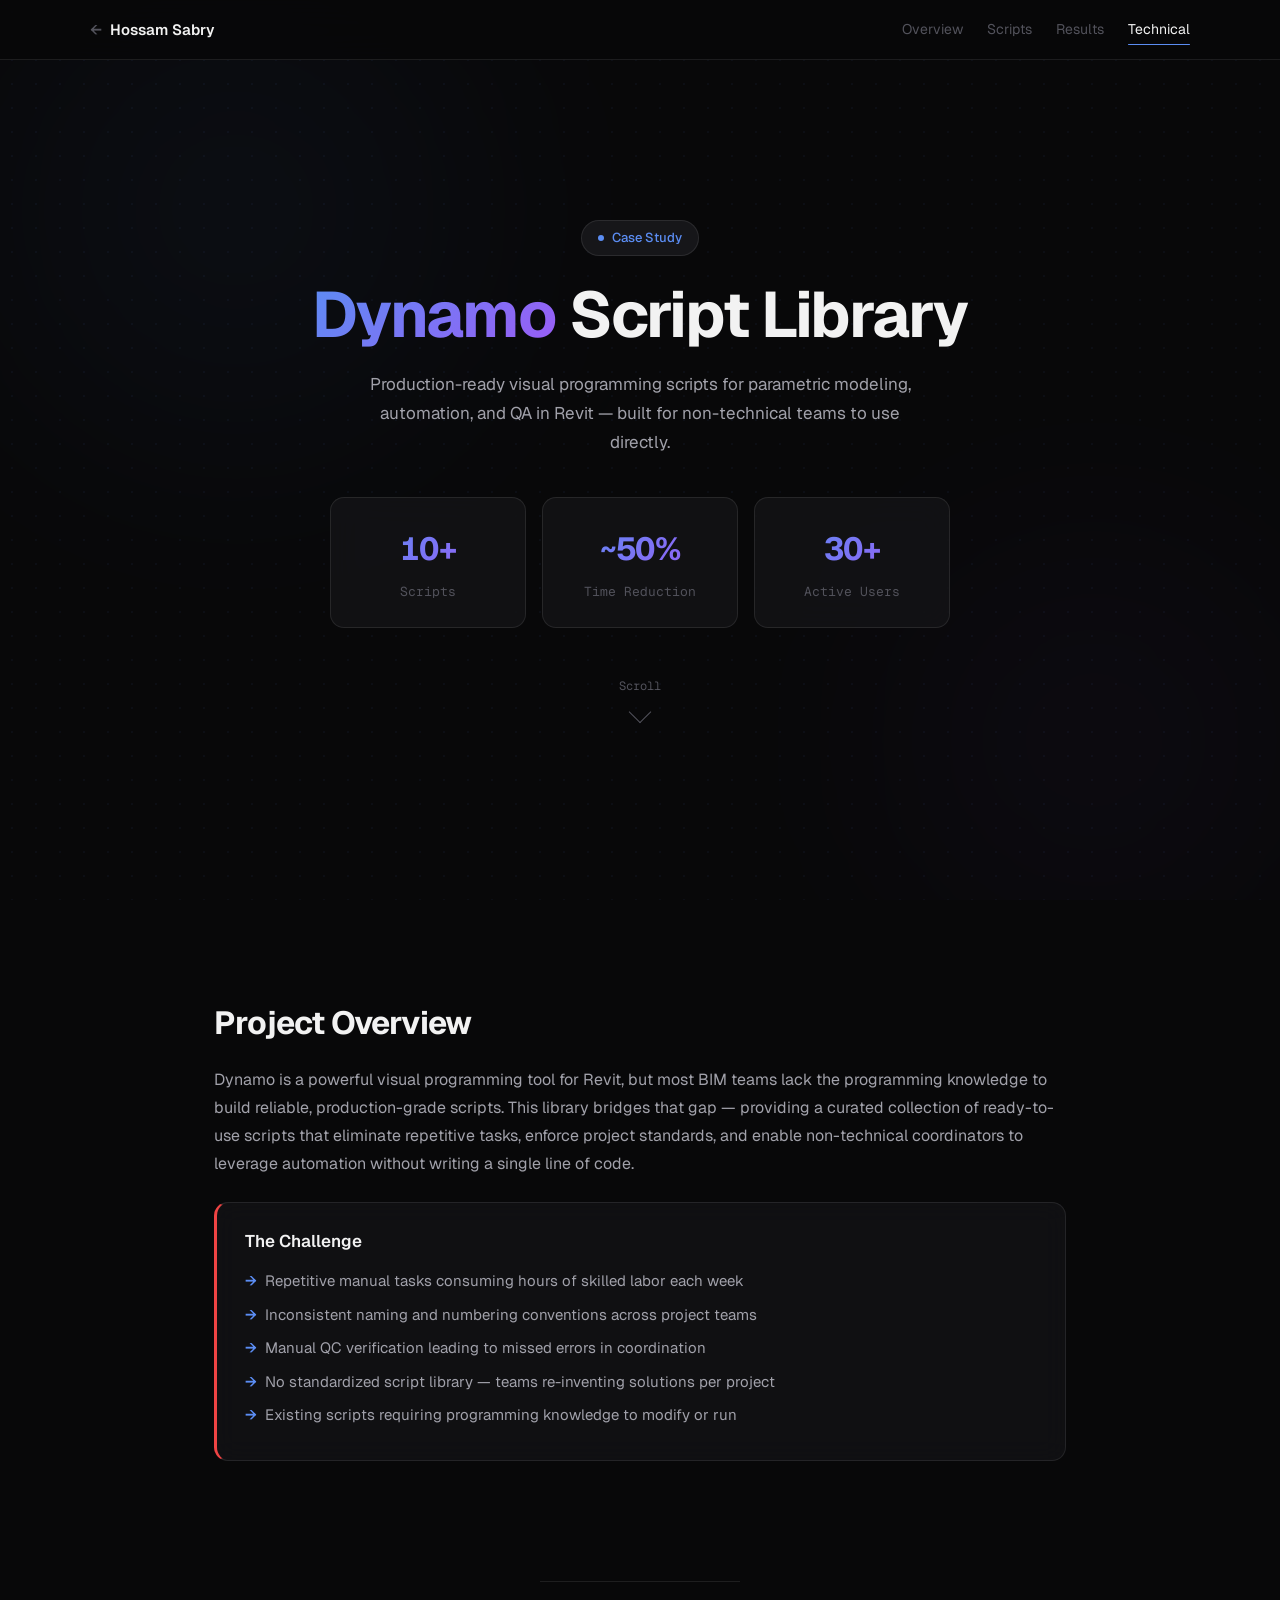
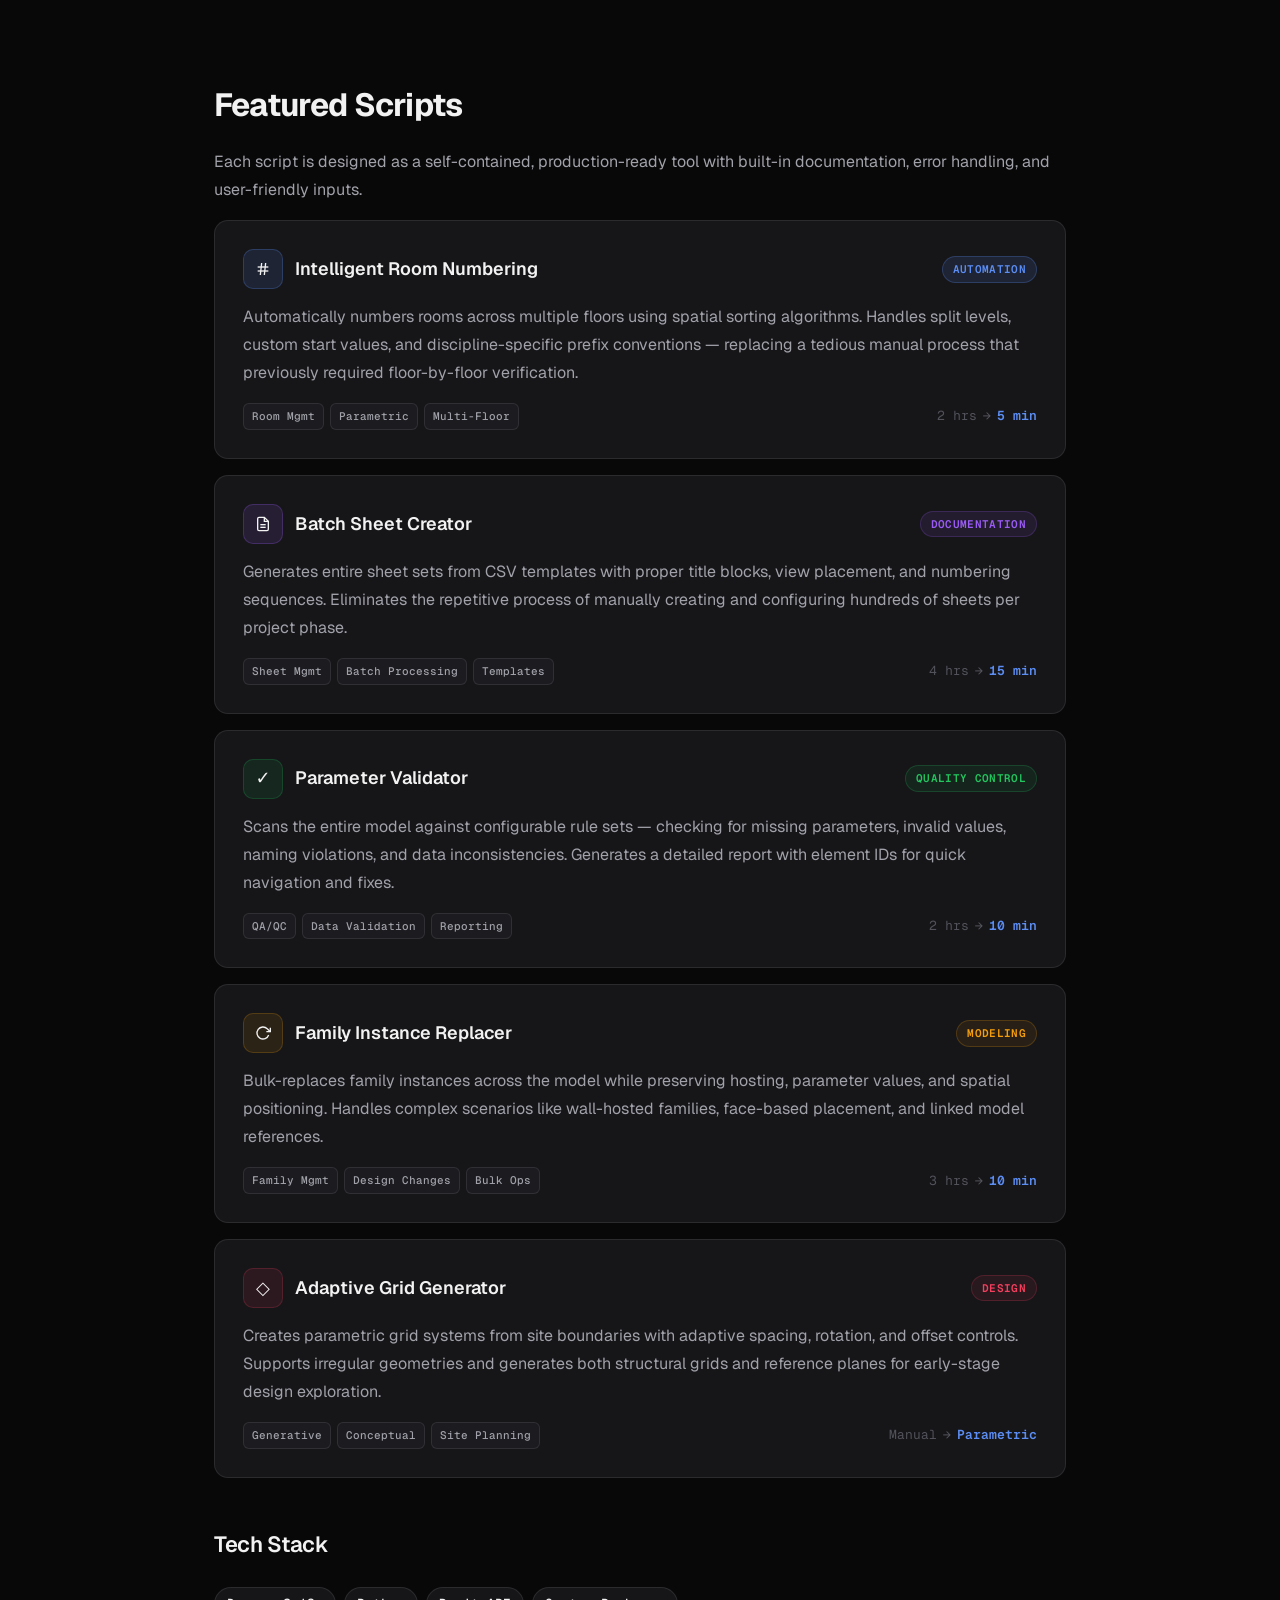
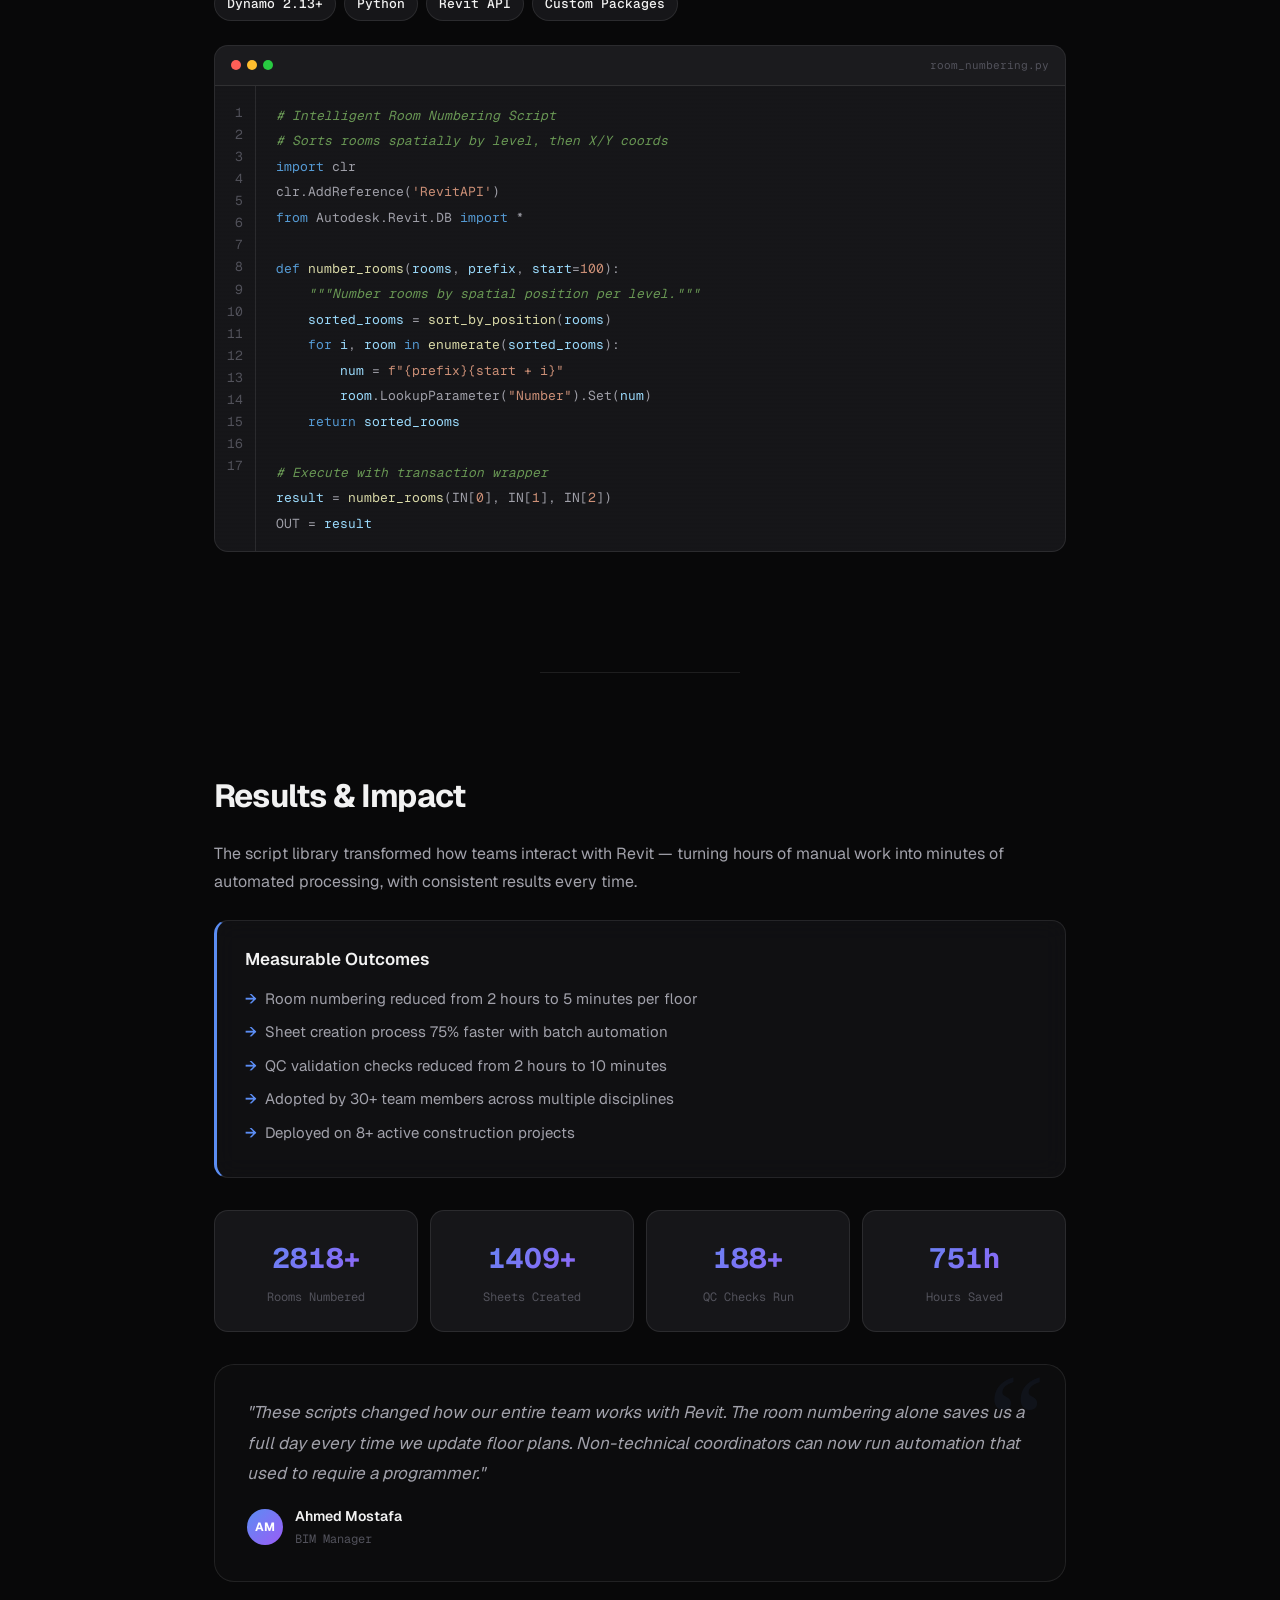
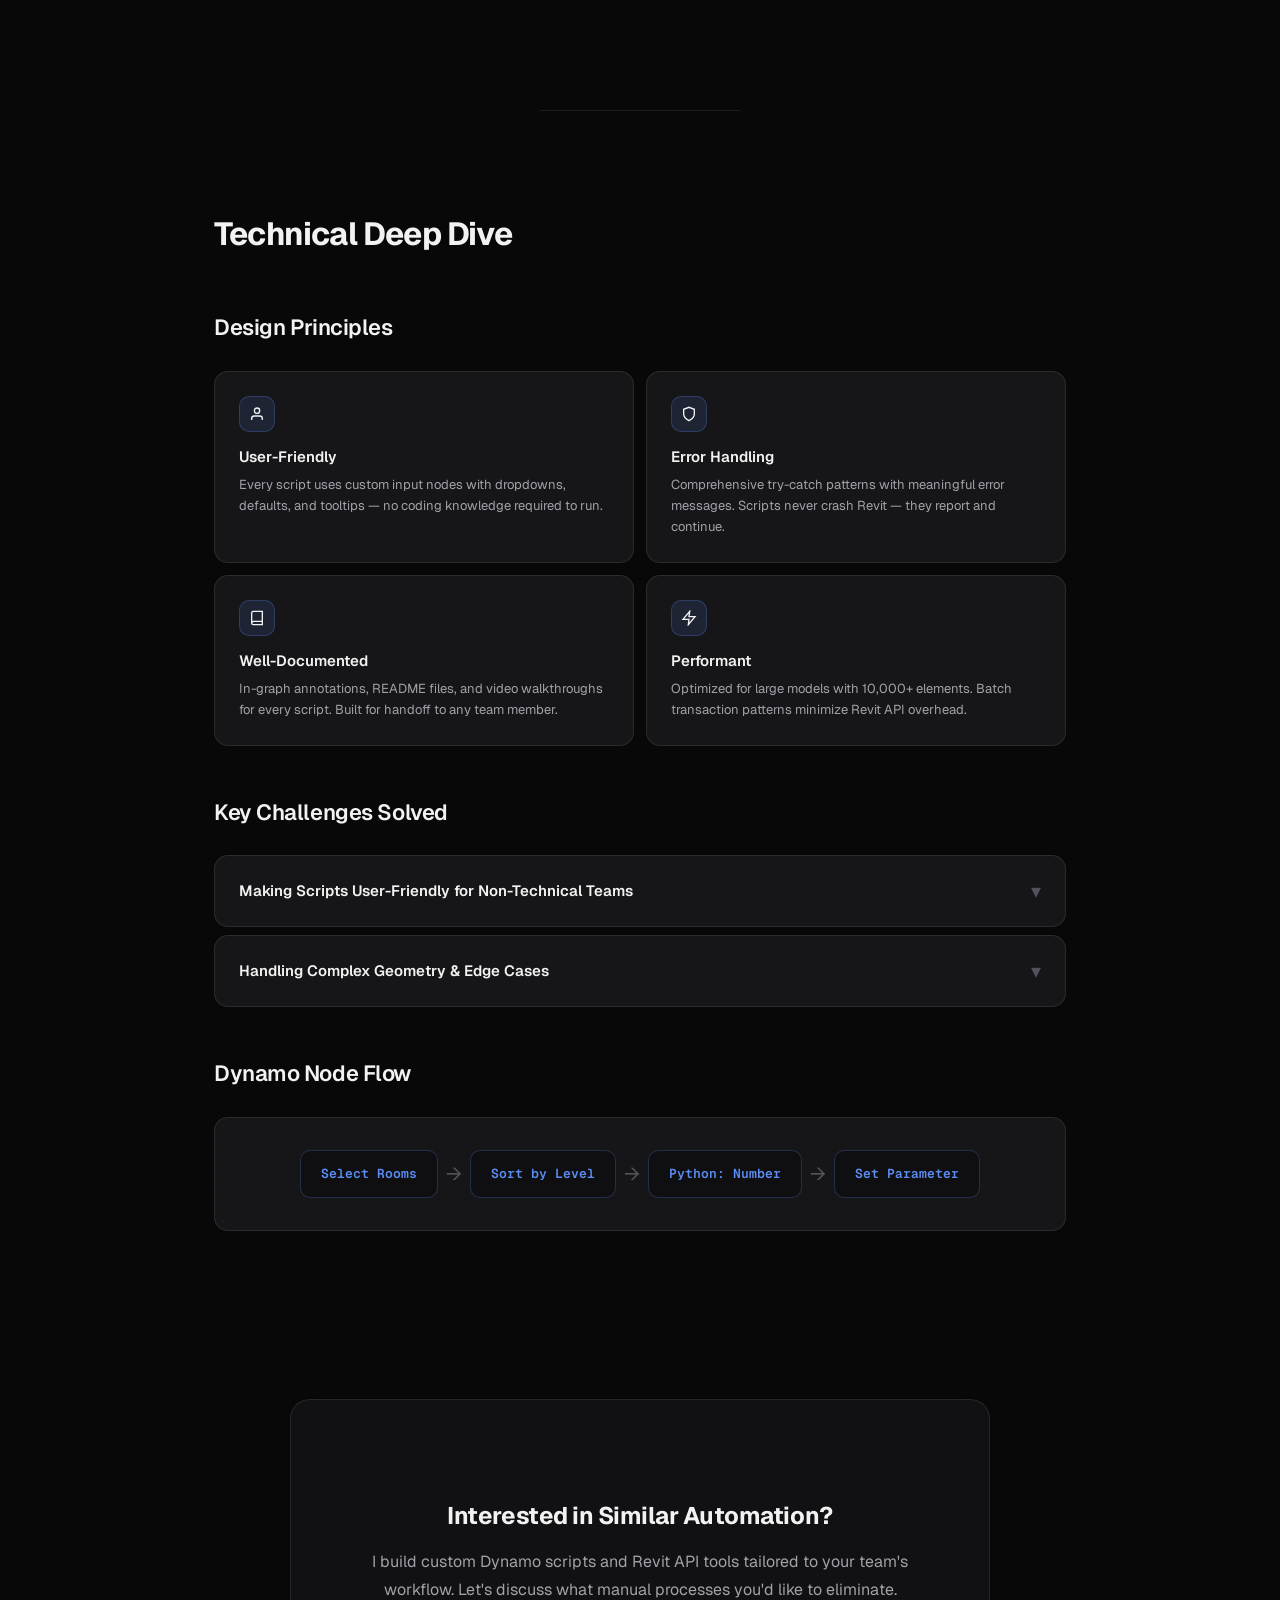
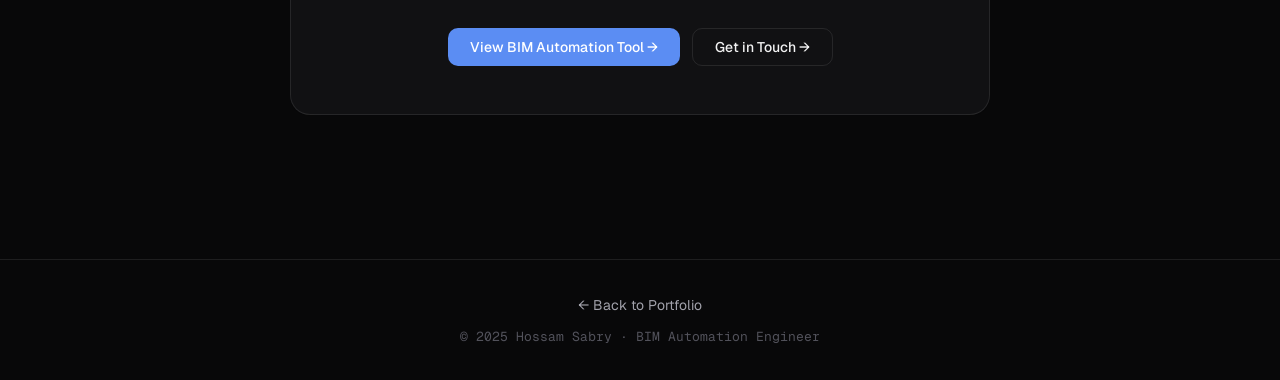
<file: case-studies/dynamo-scripts.html>
<!DOCTYPE html>
<html lang="en">
<head>
<meta charset="UTF-8">
<meta name="viewport" content="width=device-width, initial-scale=1.0">
<title>Dynamo Script Library - Case Study | Hossam Sabry</title>
<meta name="description" content="Case study: Production-ready Dynamo scripts for Revit automation — room numbering, batch sheets, parameter validation saving 50% workflow time.">
<link rel="icon" type="image/svg+xml" href="../favicon.svg">
<script async src="https://www.googletagmanager.com/gtag/js?id=G-MWW9X0CJQF"></script>
<script>
window.dataLayer=window.dataLayer||[];function gtag(){dataLayer.push(arguments);}
gtag('js',new Date());
gtag('config','G-MWW9X0CJQF',{'page_title':'Dynamo Script Library - Case Study','page_path':'/case-studies/dynamo-scripts.html'});
</script>
<link rel="preconnect" href="https://fonts.googleapis.com">
<link rel="preconnect" href="https://fonts.gstatic.com" crossorigin>
<link href="https://fonts.googleapis.com/css2?family=Geist:wght@400;500;600;700&family=Geist+Mono:wght@400;500&display=swap" rel="stylesheet">
<style>
*,*::before,*::after{margin:0;padding:0;box-sizing:border-box;}
:root{
--bg-base:#080809;--bg-raised:#0F0F11;--bg-card:#161619;--bg-inset:#1C1C20;
--text-1:#F2F2F2;--text-2:#A1A1AA;--text-3:#52525B;
--accent:#5B8DF3;--accent-2:#9B5CF6;--accent-dim:rgba(91,141,243,0.12);
--accent-border:rgba(91,141,243,0.25);
--border:rgba(255,255,255,0.09);--border-s:rgba(255,255,255,0.16);
--grad:linear-gradient(135deg,#5B8DF3,#9B5CF6);
--red:#ef4444;--green:#22c55e;
--font-sans:'Geist','Inter',system-ui,sans-serif;
--font-mono:'Geist Mono','JetBrains Mono',monospace;
--r-sm:6px;--r-md:10px;--r-lg:14px;--r-xl:20px;
}
html{scroll-behavior:smooth;}
body{background:var(--bg-base);color:var(--text-1);font-family:var(--font-sans);font-size:.9375rem;line-height:1.7;overflow-x:hidden;-webkit-font-smoothing:antialiased;}
::selection{background:var(--accent-dim);color:var(--accent);}
::-webkit-scrollbar{width:5px;}
::-webkit-scrollbar-track{background:var(--bg-base);}
::-webkit-scrollbar-thumb{background:var(--border);border-radius:99px;}
a{color:var(--accent);text-decoration:none;transition:color .2s;}
a:hover{color:#7BA5FF;}

/* Progress */
.progress-bar{position:fixed;top:0;left:0;height:2px;background:var(--grad);z-index:200;width:0;transition:width .1s linear;}

/* Nav */
nav{position:fixed;top:0;left:0;right:0;height:60px;z-index:100;display:flex;align-items:center;background:rgba(8,8,9,.85);backdrop-filter:blur(20px);-webkit-backdrop-filter:blur(20px);border-bottom:1px solid var(--border);padding:0 32px;}
.nav-inner{max-width:1100px;margin:0 auto;width:100%;display:flex;align-items:center;justify-content:space-between;}
.nav-brand{font-size:.9375rem;font-weight:600;color:var(--text-1);display:flex;align-items:center;gap:8px;}
.nav-brand span{color:var(--text-3);}
.nav-links{display:flex;gap:24px;list-style:none;}
.nav-links a{font-size:.875rem;color:var(--text-3);font-weight:400;position:relative;transition:color .2s;}
.nav-links a:hover,.nav-links a.active{color:var(--text-1);}
.nav-links a.active::after{content:'';position:absolute;bottom:-4px;left:0;right:0;height:1px;background:var(--accent);border-radius:99px;}

/* Hero */
.hero{min-height:100vh;display:flex;flex-direction:column;align-items:center;justify-content:center;text-align:center;padding:120px 24px 80px;position:relative;overflow:hidden;}
.hero::before{content:'';position:absolute;inset:0;background-image:radial-gradient(circle,rgba(91,141,243,.08) 1px,transparent 1px);background-size:24px 24px;opacity:.6;pointer-events:none;}
.hero-orb{position:absolute;border-radius:50%;filter:blur(120px);pointer-events:none;opacity:.5;}
.hero-orb-1{width:600px;height:600px;background:radial-gradient(circle,rgba(91,141,243,.12),transparent);top:-10%;left:-5%;}
.hero-orb-2{width:500px;height:500px;background:radial-gradient(circle,rgba(155,92,246,.1),transparent);bottom:-10%;right:-5%;}
.hero-badge{display:inline-flex;align-items:center;gap:8px;padding:6px 16px;background:var(--bg-card);border:1px solid var(--border);border-radius:99px;font-size:.8125rem;font-weight:500;color:var(--accent);margin-bottom:24px;position:relative;z-index:1;}
.pulse-dot{width:6px;height:6px;border-radius:50%;background:var(--accent);animation:pulse 2s ease-in-out infinite;}
@keyframes pulse{0%,100%{opacity:1;transform:scale(1);}50%{opacity:.4;transform:scale(.7);}}
.hero h1{font-size:clamp(2.5rem,5.5vw,4rem);font-weight:700;line-height:1.1;letter-spacing:-.03em;margin-bottom:20px;color:var(--text-1);position:relative;z-index:1;}
.hero h1 .grad{background:var(--grad);-webkit-background-clip:text;-webkit-text-fill-color:transparent;background-clip:text;}
.hero-sub{font-size:1.0625rem;color:var(--text-2);max-width:560px;margin:0 auto 40px;line-height:1.7;position:relative;z-index:1;}
.hero-stats{display:grid;grid-template-columns:repeat(3,1fr);gap:16px;max-width:620px;width:100%;position:relative;z-index:1;}
.stat-card{background:rgba(22,22,25,.7);backdrop-filter:blur(16px);border:1px solid var(--border);border-radius:var(--r-lg);padding:24px;transition:transform .2s,box-shadow .2s;}
.stat-card:hover{transform:translateY(-4px);box-shadow:0 8px 32px rgba(91,141,243,.1);}
.stat-num{font-size:2rem;font-weight:700;background:var(--grad);-webkit-background-clip:text;-webkit-text-fill-color:transparent;background-clip:text;letter-spacing:-.03em;font-variant-numeric:tabular-nums;}
.stat-label{font-size:.8125rem;color:var(--text-3);font-family:var(--font-mono);margin-top:4px;}
.scroll-ind{margin-top:48px;display:flex;flex-direction:column;align-items:center;gap:8px;color:var(--text-3);font-size:.75rem;font-family:var(--font-mono);animation:bob 2s ease-in-out infinite;position:relative;z-index:1;}
.scroll-ind .arr{width:16px;height:16px;border-right:1.5px solid var(--text-3);border-bottom:1.5px solid var(--text-3);transform:rotate(45deg);}
@keyframes bob{0%,100%{transform:translateY(0);}50%{transform:translateY(6px);}}

/* Sections */
.section{max-width:900px;margin:0 auto;padding:96px 24px;position:relative;z-index:1;}
.section h2{font-size:2rem;font-weight:700;letter-spacing:-.025em;margin-bottom:16px;}
.section h3{font-size:1.375rem;font-weight:600;letter-spacing:-.02em;margin:48px 0 16px;color:var(--text-1);}
.section p{color:var(--text-2);font-size:1rem;line-height:1.75;margin-bottom:16px;}
.divider{height:1px;background:var(--border);max-width:200px;margin:0 auto;}

/* Callouts */
.callout{background:rgba(22,22,25,.6);backdrop-filter:blur(12px);border:1px solid var(--border);border-radius:var(--r-lg);padding:24px 28px;margin:24px 0;}
.callout-red{border-left:3px solid var(--red);}
.callout-blue{border-left:3px solid var(--accent);}
.callout h4{font-size:1.0625rem;font-weight:600;margin-bottom:12px;display:flex;align-items:center;gap:8px;}
.callout ul{list-style:none;padding:0;}
.callout li{padding-left:20px;position:relative;margin-bottom:8px;color:var(--text-2);font-size:.9375rem;}
.callout li::before{content:"→";position:absolute;left:0;color:var(--accent);font-weight:600;}

/* Script Cards */
.script-card{background:var(--bg-card);border:1px solid var(--border);border-radius:var(--r-lg);padding:28px;margin:16px 0;transition:border-color .2s,box-shadow .2s;}
.script-card:hover{border-color:var(--accent-border);box-shadow:0 8px 32px rgba(91,141,243,.06);}
.sc-header{display:flex;align-items:center;gap:12px;margin-bottom:14px;flex-wrap:wrap;}
.sc-icon{width:40px;height:40px;border-radius:var(--r-md);display:flex;align-items:center;justify-content:center;font-size:1.125rem;flex-shrink:0;}
.sc-icon-blue{background:var(--accent-dim);border:1px solid var(--accent-border);}
.sc-icon-purple{background:rgba(155,92,246,.12);border:1px solid rgba(155,92,246,.25);}
.sc-icon-green{background:rgba(34,197,94,.1);border:1px solid rgba(34,197,94,.2);}
.sc-icon-amber{background:rgba(245,158,11,.1);border:1px solid rgba(245,158,11,.2);}
.sc-icon-rose{background:rgba(244,63,94,.1);border:1px solid rgba(244,63,94,.2);}
.sc-title{font-size:1.125rem;font-weight:600;color:var(--text-1);}
.sc-badge{padding:3px 10px;border-radius:99px;font-size:.6875rem;font-weight:600;font-family:var(--font-mono);letter-spacing:.03em;text-transform:uppercase;margin-left:auto;}
.badge-auto{background:var(--accent-dim);color:var(--accent);border:1px solid var(--accent-border);}
.badge-docs{background:rgba(155,92,246,.1);color:var(--accent-2);border:1px solid rgba(155,92,246,.2);}
.badge-qc{background:rgba(34,197,94,.08);color:var(--green);border:1px solid rgba(34,197,94,.2);}
.badge-model{background:rgba(245,158,11,.08);color:#f59e0b;border:1px solid rgba(245,158,11,.2);}
.badge-design{background:rgba(244,63,94,.08);color:#f43f5e;border:1px solid rgba(244,63,94,.2);}
.sc-desc{color:var(--text-2);font-size:.9375rem;margin-bottom:14px;line-height:1.65;}
.sc-footer{display:flex;align-items:center;justify-content:space-between;flex-wrap:wrap;gap:12px;}
.tags{display:flex;flex-wrap:wrap;gap:6px;}
.tag{padding:3px 8px;background:var(--bg-inset);border:1px solid var(--border);border-radius:var(--r-sm);font-size:.6875rem;font-weight:500;color:var(--text-2);font-family:var(--font-mono);}
.sc-metric{font-size:.8125rem;font-family:var(--font-mono);color:var(--text-3);display:flex;align-items:center;gap:6px;}
.sc-metric .val{color:var(--accent);font-weight:600;}

/* Tech pills */
.tech-pills{display:flex;flex-wrap:wrap;gap:8px;margin:24px 0;}
.pill{display:inline-flex;align-items:center;gap:6px;padding:5px 12px;background:var(--bg-card);border:1px solid var(--border);border-radius:99px;font-size:.8125rem;color:var(--text-1);font-weight:500;font-family:var(--font-mono);}

/* Code Block */
.code-wrap{background:var(--bg-card);border:1px solid var(--border);border-radius:var(--r-lg);margin:24px 0;overflow:hidden;position:relative;}
.code-titlebar{display:flex;align-items:center;gap:6px;padding:10px 16px;border-bottom:1px solid var(--border);background:rgba(255,255,255,.02);}
.dot{width:10px;height:10px;border-radius:50%;}
.dot-r{background:#FF5F57;}.dot-y{background:#FFBD2E;}.dot-g{background:#28CA41;}
.code-filename{margin-left:auto;font-size:.6875rem;font-family:var(--font-mono);color:var(--text-3);}
.code-body{display:flex;overflow-x:auto;position:relative;}
.code-body::after{content:'';position:absolute;inset:0;background:repeating-linear-gradient(0deg,transparent,transparent 2px,rgba(0,0,0,.03) 2px,rgba(0,0,0,.03) 4px);pointer-events:none;}
.line-nums{padding:16px 0;text-align:right;user-select:none;border-right:1px solid var(--border);flex-shrink:0;}
.line-nums span{display:block;padding:0 12px;font-family:var(--font-mono);font-size:.8125rem;line-height:1.7;color:var(--text-3);}
.code-content{padding:16px 20px;flex:1;white-space:pre;overflow-x:auto;}
.code-content code{font-family:var(--font-mono);font-size:.8125rem;line-height:1.7;color:var(--text-2);}
.cm{color:#6A9955;font-style:italic;}.ck{color:#569CD6;}.cst{color:#CE9178;}.cn{color:#DCDCAA;}.cv{color:#9CDCFE;}

/* Stats grid */
.stats-grid{display:grid;grid-template-columns:repeat(4,1fr);gap:12px;margin:32px 0;}
.stats-box{background:var(--bg-card);border:1px solid var(--border);border-radius:var(--r-lg);padding:24px;text-align:center;}
.stats-num{font-size:1.75rem;font-weight:700;background:var(--grad);-webkit-background-clip:text;-webkit-text-fill-color:transparent;background-clip:text;font-variant-numeric:tabular-nums;}
.stats-lbl{font-size:.75rem;color:var(--text-3);font-family:var(--font-mono);margin-top:4px;}

/* Testimonial */
.testimonial{background:rgba(15,15,17,.7);backdrop-filter:blur(12px);border:1px solid var(--border);border-radius:var(--r-xl);padding:32px;margin:32px 0;position:relative;overflow:hidden;}
.testimonial::before{content:'\201C';position:absolute;top:-10px;right:20px;font-size:8rem;color:rgba(91,141,243,.06);font-family:Georgia,serif;pointer-events:none;user-select:none;line-height:1;}
.testimonial p{font-style:italic;font-size:1.0625rem;color:var(--text-2);line-height:1.8;margin-bottom:16px;position:relative;z-index:1;}
.testimonial cite{display:flex;align-items:center;gap:12px;font-style:normal;position:relative;z-index:1;}
.t-avatar{width:36px;height:36px;border-radius:50%;background:var(--grad);display:flex;align-items:center;justify-content:center;font-size:.75rem;font-weight:700;color:#fff;flex-shrink:0;}
.t-name{font-size:.875rem;font-weight:600;color:var(--text-1);}
.t-role{font-size:.75rem;color:var(--text-3);font-family:var(--font-mono);}

/* Principles grid */
.principles{display:grid;grid-template-columns:repeat(2,1fr);gap:12px;margin:24px 0;}
.principle{background:var(--bg-card);border:1px solid var(--border);border-radius:var(--r-lg);padding:24px;transition:border-color .2s;}
.principle:hover{border-color:var(--accent-border);}
.principle .p-icon{width:36px;height:36px;border-radius:var(--r-md);background:var(--accent-dim);border:1px solid var(--accent-border);display:flex;align-items:center;justify-content:center;font-size:1rem;margin-bottom:12px;}
.principle h5{font-size:.9375rem;font-weight:600;margin-bottom:6px;color:var(--text-1);}
.principle p{font-size:.8125rem;color:var(--text-2);margin:0;line-height:1.6;}

/* Accordion */
.accordion{margin:24px 0;}
.acc-item{background:var(--bg-card);border:1px solid var(--border);border-radius:var(--r-lg);margin-bottom:8px;overflow:hidden;}
.acc-header{padding:18px 24px;display:flex;align-items:center;justify-content:space-between;cursor:pointer;font-weight:600;font-size:.9375rem;color:var(--text-1);transition:background .2s;}
.acc-header:hover{background:rgba(255,255,255,.02);}
.acc-chevron{transition:transform .2s;color:var(--text-3);font-size:1.25rem;}
.acc-item.open .acc-chevron{transform:rotate(180deg);}
.acc-body{max-height:0;overflow:hidden;transition:max-height .3s ease;}
.acc-item.open .acc-body{max-height:300px;}
.acc-body-inner{padding:0 24px 20px;color:var(--text-2);font-size:.9375rem;line-height:1.7;}

/* Node graph */
.node-graph{display:flex;align-items:center;justify-content:center;gap:0;flex-wrap:wrap;margin:24px 0;padding:32px 16px;background:var(--bg-card);border:1px solid var(--border);border-radius:var(--r-lg);position:relative;}
.node-graph::before{content:'';position:absolute;inset:0;background-image:radial-gradient(circle,rgba(91,141,243,.04) 1px,transparent 1px);background-size:16px 16px;border-radius:inherit;pointer-events:none;}
.node{padding:12px 20px;background:var(--bg-raised);border:1px solid var(--accent-border);border-radius:var(--r-md);font-size:.8125rem;font-weight:600;color:var(--accent);text-align:center;font-family:var(--font-mono);position:relative;z-index:1;}
.node-arrow{color:var(--text-3);font-size:1.25rem;padding:0 8px;position:relative;z-index:1;}

/* CTA */
.cta{background:rgba(22,22,25,.7);backdrop-filter:blur(16px);border:1px solid var(--border);border-radius:var(--r-xl);padding:48px;text-align:center;margin:48px auto;max-width:700px;}
.cta h3{font-size:1.5rem;font-weight:700;margin-bottom:12px;letter-spacing:-.02em;}
.cta p{color:var(--text-2);margin-bottom:24px;}
.cta-btns{display:flex;gap:12px;justify-content:center;flex-wrap:wrap;}
.btn{display:inline-flex;align-items:center;gap:8px;padding:11px 22px;border-radius:var(--r-md);font-size:.875rem;font-weight:500;border:none;cursor:pointer;font-family:var(--font-sans);transition:all .2s;text-decoration:none;line-height:1;}
.btn-primary{background:var(--accent);color:#fff;}
.btn-primary:hover{background:#7BA5FF;color:#fff;box-shadow:0 0 0 4px rgba(91,141,243,.15);}
.btn-ghost{background:transparent;border:1px solid var(--border);color:var(--text-1);}
.btn-ghost:hover{border-color:var(--border-s);background:var(--bg-card);}

/* Footer */
footer{padding:32px 24px;border-top:1px solid var(--border);text-align:center;}
footer a{color:var(--text-2);font-size:.875rem;}
footer p{font-size:.8125rem;color:var(--text-3);font-family:var(--font-mono);margin-top:8px;}

/* Reveal */
.reveal{opacity:0;transform:translateY(20px);transition:opacity .5s cubic-bezier(.16,1,.3,1),transform .5s cubic-bezier(.16,1,.3,1);}
.reveal.visible{opacity:1;transform:none;}

/* Responsive */
@media(max-width:960px){
.hero-stats{grid-template-columns:repeat(3,1fr);gap:12px;}
.stats-grid{grid-template-columns:repeat(2,1fr);}
.principles{grid-template-columns:1fr;}
.nav-links{display:none;}
}
@media(max-width:640px){
.hero-stats{grid-template-columns:1fr;}
.stats-grid{grid-template-columns:1fr 1fr;}
.node-graph{flex-direction:column;}
.node-arrow{transform:rotate(90deg);}
nav{padding:0 16px;}
.section{padding:64px 16px;}
.sc-header{flex-direction:column;align-items:flex-start;}
.sc-badge{margin-left:0;}
.sc-footer{flex-direction:column;align-items:flex-start;}
.cta{padding:32px 20px;margin:32px 16px;}
}
</style>
</head><body>
<div class="progress-bar" id="progressBar"></div>

<nav>
<div class="nav-inner">
<a href="../index.html" class="nav-brand" aria-label="Back to portfolio"><span>←</span> Hossam Sabry</a>
<div class="nav-links">
<a href="#overview" aria-label="Overview">Overview</a>
<a href="#scripts" aria-label="Scripts">Scripts</a>
<a href="#results" aria-label="Results">Results</a>
<a href="#technical" aria-label="Technical">Technical</a>
</div>
</div>
</nav>

<!-- Hero -->
<section class="hero">
<div class="hero-orb hero-orb-1"></div>
<div class="hero-orb hero-orb-2"></div>
<div class="hero-badge reveal"><span class="pulse-dot"></span>Case Study</div>
<h1 class="reveal"><span class="grad">Dynamo</span> Script Library</h1>
<p class="hero-sub reveal">Production-ready visual programming scripts for parametric modeling, automation, and QA in Revit — built for non-technical teams to use directly.</p>
<div class="hero-stats reveal">
<div class="stat-card">
<div class="stat-num" data-count="10" data-suffix="+">10+</div>
<div class="stat-label">Scripts</div>
</div>
<div class="stat-card">
<div class="stat-num" data-count="50" data-prefix="~" data-suffix="%">~50%</div>
<div class="stat-label">Time Reduction</div>
</div>
<div class="stat-card">
<div class="stat-num" data-count="30" data-suffix="+">30+</div>
<div class="stat-label">Active Users</div>
</div>
</div>
<div class="scroll-ind reveal"><span>Scroll</span><div class="arr"></div></div>
</section>

<!-- Overview -->
<section id="overview" class="section">
<h2 class="reveal">Project Overview</h2>
<p class="reveal">Dynamo is a powerful visual programming tool for Revit, but most BIM teams lack the programming knowledge to build reliable, production-grade scripts. This library bridges that gap — providing a curated collection of ready-to-use scripts that eliminate repetitive tasks, enforce project standards, and enable non-technical coordinators to leverage automation without writing a single line of code.</p>

<div class="callout callout-red reveal">
<h4>The Challenge</h4>
<ul>
<li>Repetitive manual tasks consuming hours of skilled labor each week</li>
<li>Inconsistent naming and numbering conventions across project teams</li>
<li>Manual QC verification leading to missed errors in coordination</li>
<li>No standardized script library — teams re-inventing solutions per project</li>
<li>Existing scripts requiring programming knowledge to modify or run</li>
</ul>
</div>
</section>

<div class="divider"></div>

<!-- Scripts -->
<section id="scripts" class="section">
<h2 class="reveal">Featured Scripts</h2>
<p class="reveal">Each script is designed as a self-contained, production-ready tool with built-in documentation, error handling, and user-friendly inputs.</p>

<div class="script-card reveal">
<div class="sc-header">
<div class="sc-icon sc-icon-blue"><svg width="16" height="16" viewBox="0 0 24 24" fill="none" stroke="currentColor" stroke-width="2"><line x1="4" y1="9" x2="20" y2="9"/><line x1="4" y1="15" x2="20" y2="15"/><line x1="10" y1="3" x2="8" y2="21"/><line x1="16" y1="3" x2="14" y2="21"/></svg></div>
<span class="sc-title">Intelligent Room Numbering</span>
<span class="sc-badge badge-auto">Automation</span>
</div>
<p class="sc-desc">Automatically numbers rooms across multiple floors using spatial sorting algorithms. Handles split levels, custom start values, and discipline-specific prefix conventions — replacing a tedious manual process that previously required floor-by-floor verification.</p>
<div class="sc-footer">
<div class="tags"><span class="tag">Room Mgmt</span><span class="tag">Parametric</span><span class="tag">Multi-Floor</span></div>
<div class="sc-metric"><span>2 hrs</span> → <span class="val">5 min</span></div>
</div>
</div>

<div class="script-card reveal">
<div class="sc-header">
<div class="sc-icon sc-icon-purple"><svg width="16" height="16" viewBox="0 0 24 24" fill="none" stroke="currentColor" stroke-width="2"><path d="M14 2H6a2 2 0 0 0-2 2v16a2 2 0 0 0 2 2h12a2 2 0 0 0 2-2V8z"/><polyline points="14 2 14 8 20 8"/><line x1="16" y1="13" x2="8" y2="13"/><line x1="16" y1="17" x2="8" y2="17"/></svg></div>
<span class="sc-title">Batch Sheet Creator</span>
<span class="sc-badge badge-docs">Documentation</span>
</div>
<p class="sc-desc">Generates entire sheet sets from CSV templates with proper title blocks, view placement, and numbering sequences. Eliminates the repetitive process of manually creating and configuring hundreds of sheets per project phase.</p>
<div class="sc-footer">
<div class="tags"><span class="tag">Sheet Mgmt</span><span class="tag">Batch Processing</span><span class="tag">Templates</span></div>
<div class="sc-metric"><span>4 hrs</span> → <span class="val">15 min</span></div>
</div>
</div>

<div class="script-card reveal">
<div class="sc-header">
<div class="sc-icon sc-icon-green">✓</div>
<span class="sc-title">Parameter Validator</span>
<span class="sc-badge badge-qc">Quality Control</span>
</div>
<p class="sc-desc">Scans the entire model against configurable rule sets — checking for missing parameters, invalid values, naming violations, and data inconsistencies. Generates a detailed report with element IDs for quick navigation and fixes.</p>
<div class="sc-footer">
<div class="tags"><span class="tag">QA/QC</span><span class="tag">Data Validation</span><span class="tag">Reporting</span></div>
<div class="sc-metric"><span>2 hrs</span> → <span class="val">10 min</span></div>
</div>
</div>

<div class="script-card reveal">
<div class="sc-header">
<div class="sc-icon sc-icon-amber"><svg width="16" height="16" viewBox="0 0 24 24" fill="none" stroke="currentColor" stroke-width="2"><polyline points="23 4 23 10 17 10"/><path d="M20.49 15a9 9 0 1 1-2.12-9.36L23 10"/></svg></div>
<span class="sc-title">Family Instance Replacer</span>
<span class="sc-badge badge-model">Modeling</span>
</div>
<p class="sc-desc">Bulk-replaces family instances across the model while preserving hosting, parameter values, and spatial positioning. Handles complex scenarios like wall-hosted families, face-based placement, and linked model references.</p>
<div class="sc-footer">
<div class="tags"><span class="tag">Family Mgmt</span><span class="tag">Design Changes</span><span class="tag">Bulk Ops</span></div>
<div class="sc-metric"><span>3 hrs</span> → <span class="val">10 min</span></div>
</div>
</div>

<div class="script-card reveal">
<div class="sc-header">
<div class="sc-icon sc-icon-rose">◇</div>
<span class="sc-title">Adaptive Grid Generator</span>
<span class="sc-badge badge-design">Design</span>
</div>
<p class="sc-desc">Creates parametric grid systems from site boundaries with adaptive spacing, rotation, and offset controls. Supports irregular geometries and generates both structural grids and reference planes for early-stage design exploration.</p>
<div class="sc-footer">
<div class="tags"><span class="tag">Generative</span><span class="tag">Conceptual</span><span class="tag">Site Planning</span></div>
<div class="sc-metric"><span>Manual</span> → <span class="val">Parametric</span></div>
</div>
</div>

<h3 class="reveal">Tech Stack</h3>
<div class="tech-pills reveal">
<span class="pill">Dynamo 2.13+</span>
<span class="pill">Python</span>
<span class="pill">Revit API</span>
<span class="pill">Custom Packages</span>
</div>

<div class="code-wrap reveal">
<div class="code-titlebar">
<span class="dot dot-r"></span><span class="dot dot-y"></span><span class="dot dot-g"></span>
<span class="code-filename">room_numbering.py</span>
</div>
<div class="code-body">
<div class="line-nums"><span>1</span><span>2</span><span>3</span><span>4</span><span>5</span><span>6</span><span>7</span><span>8</span><span>9</span><span>10</span><span>11</span><span>12</span><span>13</span><span>14</span><span>15</span><span>16</span><span>17</span></div>
<div class="code-content"><code><span class="cm"># Intelligent Room Numbering Script</span>
<span class="cm"># Sorts rooms spatially by level, then X/Y coords</span>
<span class="ck">import</span> clr
clr.AddReference(<span class="cst">'RevitAPI'</span>)
<span class="ck">from</span> Autodesk.Revit.DB <span class="ck">import</span> *

<span class="ck">def</span> <span class="cn">number_rooms</span>(<span class="cv">rooms</span>, <span class="cv">prefix</span>, <span class="cv">start</span>=<span class="cst">100</span>):
    <span class="cm">"""Number rooms by spatial position per level."""</span>
    <span class="cv">sorted_rooms</span> = <span class="cn">sort_by_position</span>(<span class="cv">rooms</span>)
    <span class="ck">for</span> <span class="cv">i</span>, <span class="cv">room</span> <span class="ck">in</span> <span class="cn">enumerate</span>(<span class="cv">sorted_rooms</span>):
        <span class="cv">num</span> = <span class="cst">f"{prefix}{start + i}"</span>
        <span class="cv">room</span>.LookupParameter(<span class="cst">"Number"</span>).Set(<span class="cv">num</span>)
    <span class="ck">return</span> <span class="cv">sorted_rooms</span>

<span class="cm"># Execute with transaction wrapper</span>
<span class="cv">result</span> = <span class="cn">number_rooms</span>(IN[<span class="cst">0</span>], IN[<span class="cst">1</span>], IN[<span class="cst">2</span>])
OUT = <span class="cv">result</span></code></div>
</div>
</div>
</section>

<div class="divider"></div>

<!-- Results -->
<section id="results" class="section">
<h2 class="reveal">Results &amp; Impact</h2>
<p class="reveal">The script library transformed how teams interact with Revit — turning hours of manual work into minutes of automated processing, with consistent results every time.</p>

<div class="callout callout-blue reveal">
<h4>Measurable Outcomes</h4>
<ul>
<li>Room numbering reduced from 2 hours to 5 minutes per floor</li>
<li>Sheet creation process 75% faster with batch automation</li>
<li>QC validation checks reduced from 2 hours to 10 minutes</li>
<li>Adopted by 30+ team members across multiple disciplines</li>
<li>Deployed on 8+ active construction projects</li>
</ul>
</div>

<div class="stats-grid reveal">
<div class="stats-box">
<div class="stats-num" data-count="3000" data-suffix="+">0+</div>
<div class="stats-lbl">Rooms Numbered</div>
</div>
<div class="stats-box">
<div class="stats-num" data-count="1500" data-suffix="+">0+</div>
<div class="stats-lbl">Sheets Created</div>
</div>
<div class="stats-box">
<div class="stats-num" data-count="200" data-suffix="+">0+</div>
<div class="stats-lbl">QC Checks Run</div>
</div>
<div class="stats-box">
<div class="stats-num" data-count="800" data-suffix="h">0h</div>
<div class="stats-lbl">Hours Saved</div>
</div>
</div>

<div class="testimonial reveal">
<p>"These scripts changed how our entire team works with Revit. The room numbering alone saves us a full day every time we update floor plans. Non-technical coordinators can now run automation that used to require a programmer."</p>
<cite>
<div class="t-avatar">AM</div>
<div>
<div class="t-name">Ahmed Mostafa</div>
<div class="t-role">BIM Manager</div>
</div>
</cite>
</div>
</section>

<div class="divider"></div>

<!-- Technical -->
<section id="technical" class="section">
<h2 class="reveal">Technical Deep Dive</h2>

<h3 class="reveal">Design Principles</h3>
<div class="principles reveal">
<div class="principle">
<div class="p-icon"><svg width="16" height="16" viewBox="0 0 24 24" fill="none" stroke="currentColor" stroke-width="2"><path d="M20 21v-2a4 4 0 0 0-4-4H8a4 4 0 0 0-4 4v2"/><circle cx="12" cy="7" r="4"/></svg></div>
<h5>User-Friendly</h5>
<p>Every script uses custom input nodes with dropdowns, defaults, and tooltips — no coding knowledge required to run.</p>
</div>
<div class="principle">
<div class="p-icon"><svg width="16" height="16" viewBox="0 0 24 24" fill="none" stroke="currentColor" stroke-width="2"><path d="M12 22s8-4 8-10V5l-8-3-8 3v7c0 6 8 10 8 10z"/></svg></div>
<h5>Error Handling</h5>
<p>Comprehensive try-catch patterns with meaningful error messages. Scripts never crash Revit — they report and continue.</p>
</div>
<div class="principle">
<div class="p-icon"><svg width="16" height="16" viewBox="0 0 24 24" fill="none" stroke="currentColor" stroke-width="2"><path d="M4 19.5A2.5 2.5 0 0 1 6.5 17H20"/><path d="M6.5 2H20v20H6.5A2.5 2.5 0 0 1 4 19.5v-15A2.5 2.5 0 0 1 6.5 2z"/></svg></div>
<h5>Well-Documented</h5>
<p>In-graph annotations, README files, and video walkthroughs for every script. Built for handoff to any team member.</p>
</div>
<div class="principle">
<div class="p-icon"><svg width="16" height="16" viewBox="0 0 24 24" fill="none" stroke="currentColor" stroke-width="2"><polygon points="13 2 3 14 12 14 11 22 21 10 12 10 13 2"/></svg></div>
<h5>Performant</h5>
<p>Optimized for large models with 10,000+ elements. Batch transaction patterns minimize Revit API overhead.</p>
</div>
</div>

<h3 class="reveal">Key Challenges Solved</h3>
<div class="accordion">
<div class="acc-item reveal">
<div class="acc-header" onclick="this.parentElement.classList.toggle('open')" aria-label="Toggle challenge details">
<span>Making Scripts User-Friendly for Non-Technical Teams</span>
<span class="acc-chevron">▾</span>
</div>
<div class="acc-body">
<div class="acc-body-inner">Custom UI nodes replace raw Dynamo inputs with intuitive dropdowns and sliders. In-graph documentation blocks explain each step visually. Input validation catches errors before execution, showing clear messages instead of cryptic Dynamo warnings. The result: coordinators run complex automation without understanding the code behind it.</div>
</div>
</div>
<div class="acc-item reveal">
<div class="acc-header" onclick="this.parentElement.classList.toggle('open')" aria-label="Toggle challenge details">
<span>Handling Complex Geometry &amp; Edge Cases</span>
<span class="acc-chevron">▾</span>
</div>
<div class="acc-body">
<div class="acc-body-inner">Spatial sorting algorithms handle split-level floors, non-rectangular rooms, and rooms spanning multiple areas. The scripts use bounding box analysis with fallback centroid calculations for irregular geometries. Edge cases like unplaced rooms, redundant rooms, and rooms in linked models are detected and reported rather than causing failures.</div>
</div>
</div>
</div>

<h3 class="reveal">Dynamo Node Flow</h3>
<div class="node-graph reveal">
<div class="node">Select Rooms</div>
<div class="node-arrow">→</div>
<div class="node">Sort by Level</div>
<div class="node-arrow">→</div>
<div class="node">Python: Number</div>
<div class="node-arrow">→</div>
<div class="node">Set Parameter</div>
</div>
</section>

<!-- CTA -->
<div class="section" style="padding-top:0;">
<div class="cta reveal">
<h3>Interested in Similar Automation?</h3>
<p>I build custom Dynamo scripts and Revit API tools tailored to your team's workflow. Let's discuss what manual processes you'd like to eliminate.</p>
<div class="cta-btns">
<a href="bim-automation-tool.html" class="btn btn-primary" aria-label="View BIM Automation Tool">View BIM Automation Tool →</a>
<a href="../index.html#contact" class="btn btn-ghost" aria-label="Get in touch">Get in Touch →</a>
</div>
</div>
</div>

<footer>
<a href="../index.html" aria-label="Back to portfolio">← Back to Portfolio</a>
<p>&copy; 2025 Hossam Sabry · BIM Automation Engineer</p>
</footer>

<script>
// Progress bar
window.addEventListener('scroll',()=>{
  const h=document.documentElement.scrollHeight-window.innerHeight;
  document.getElementById('progressBar').style.width=(window.scrollY/h)*100+'%';
});

// Reveal
const revealObs=new IntersectionObserver(entries=>{
  entries.forEach(e=>{if(e.isIntersecting){e.target.classList.add('visible');revealObs.unobserve(e.target);}});
},{threshold:0.1,rootMargin:'0px 0px -40px 0px'});
document.querySelectorAll('.reveal').forEach(el=>revealObs.observe(el));

// Active nav
const navLinks=document.querySelectorAll('.nav-links a');
const sections=document.querySelectorAll('section[id]');
const navObs=new IntersectionObserver(entries=>{
  entries.forEach(e=>{
    if(e.isIntersecting){
      const id=e.target.getAttribute('id');
      navLinks.forEach(l=>l.classList.toggle('active',l.getAttribute('href')==='#'+id));
    }
  });
},{threshold:0.2,rootMargin:'-60px 0px -40% 0px'});
sections.forEach(s=>navObs.observe(s));

// Smooth scroll
document.querySelectorAll('.nav-links a[href^="#"]').forEach(a=>{
  a.addEventListener('click',e=>{
    e.preventDefault();
    const t=document.querySelector(a.getAttribute('href'));
    if(t) window.scrollTo({top:t.offsetTop-70,behavior:'smooth'});
  });
});

// Counters
function animateCounter(el){
  const target=parseInt(el.dataset.count)||0;
  const prefix=el.dataset.prefix||'';
  const suffix=el.dataset.suffix||'';
  const duration=1200;
  const start=performance.now();
  function tick(now){
    const progress=Math.min((now-start)/duration,1);
    const eased=1-Math.pow(1-progress,3);
    el.textContent=prefix+Math.round(eased*target)+suffix;
    if(progress<1) requestAnimationFrame(tick);
  }
  requestAnimationFrame(tick);
}
const counterObs=new IntersectionObserver(entries=>{
  entries.forEach(e=>{
    if(e.isIntersecting){animateCounter(e.target);counterObs.unobserve(e.target);}
  });
},{threshold:0.5});
document.querySelectorAll('.stat-num[data-count],.stats-num[data-count]').forEach(el=>counterObs.observe(el));
</script>
</body>
</html>
</file>
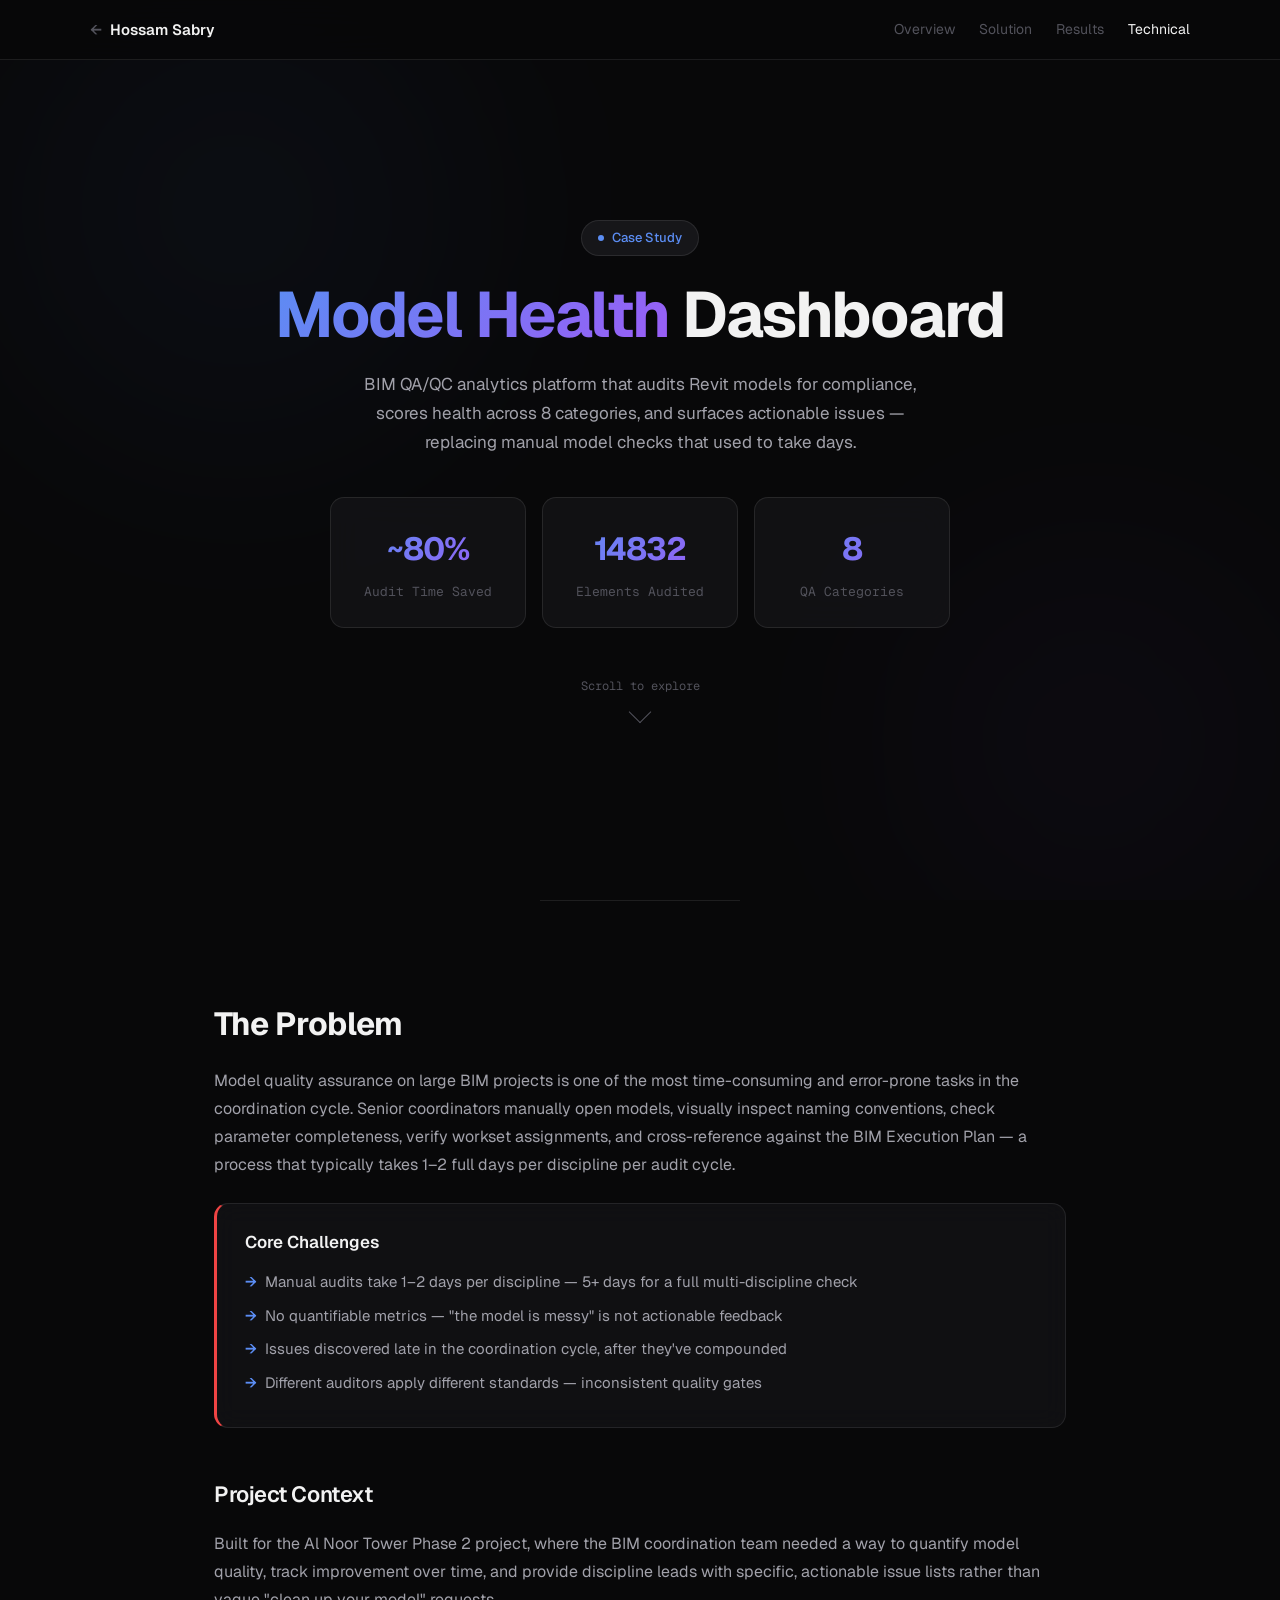
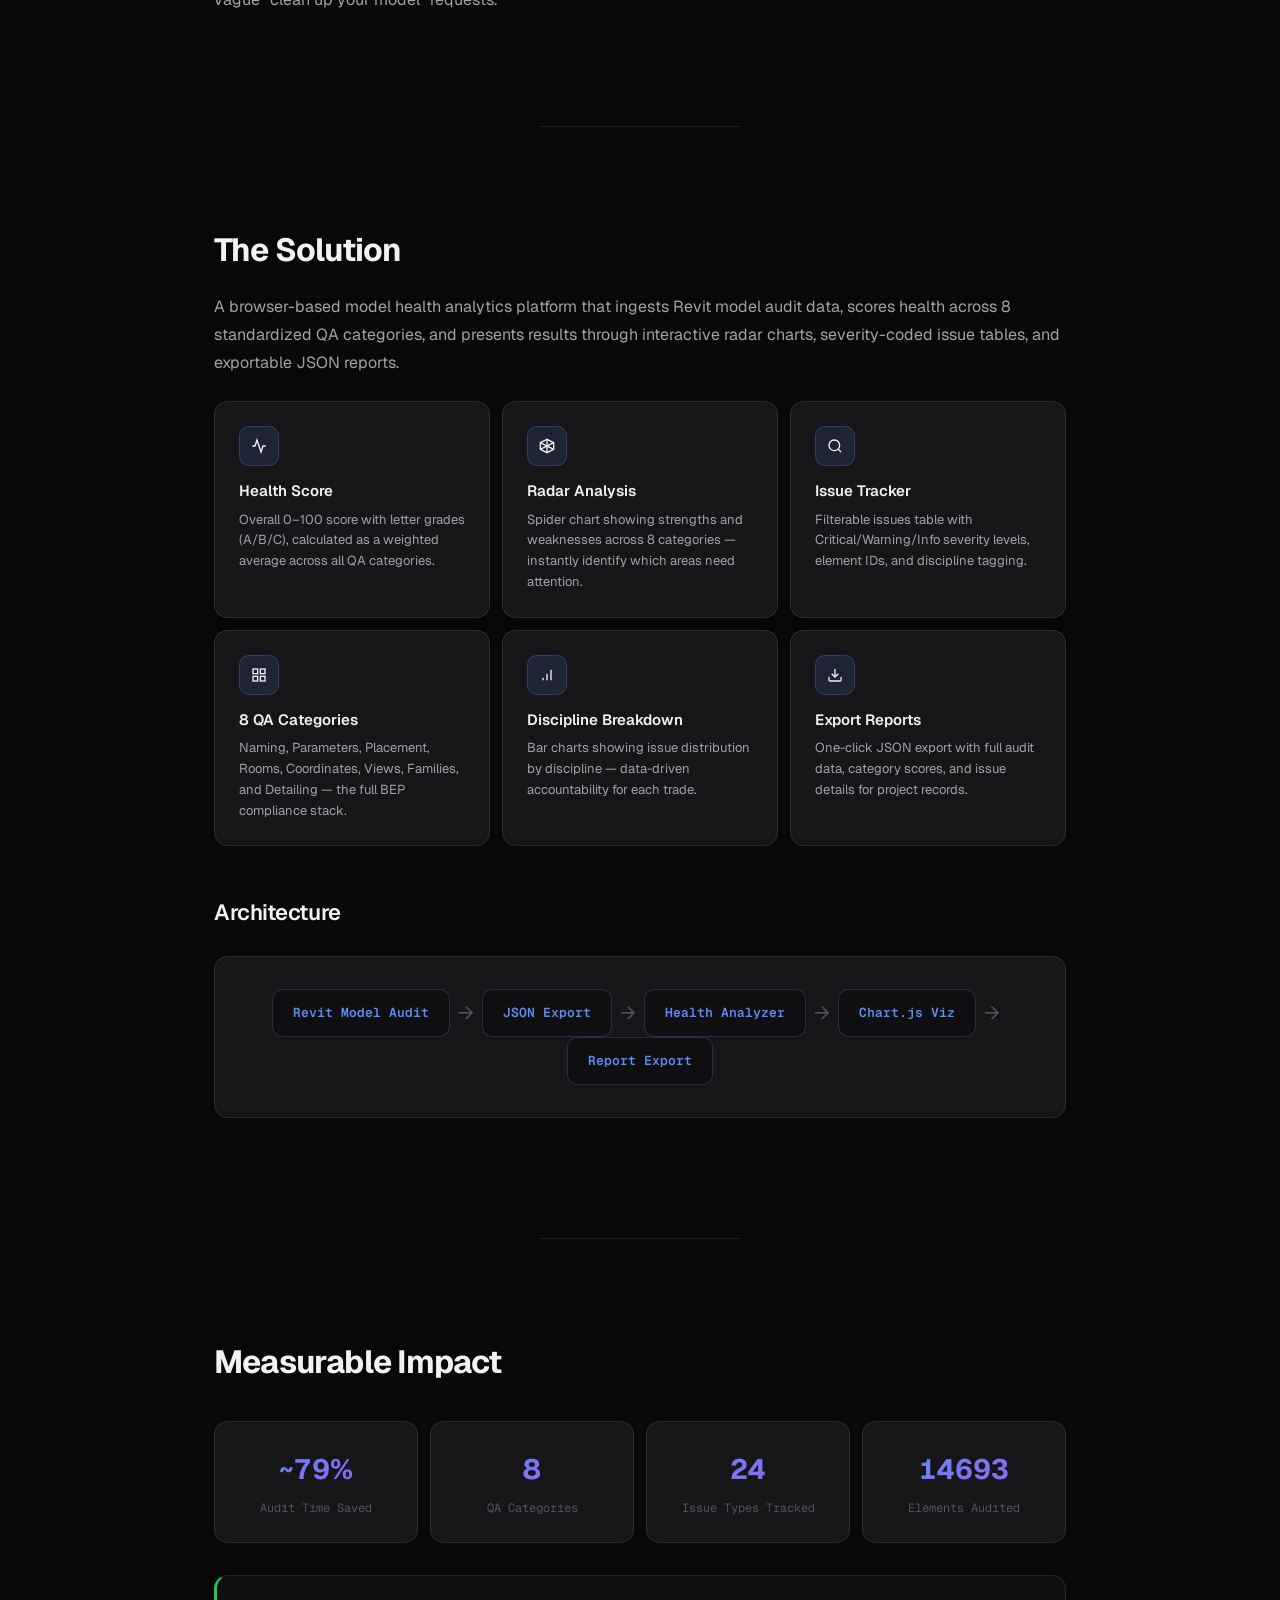
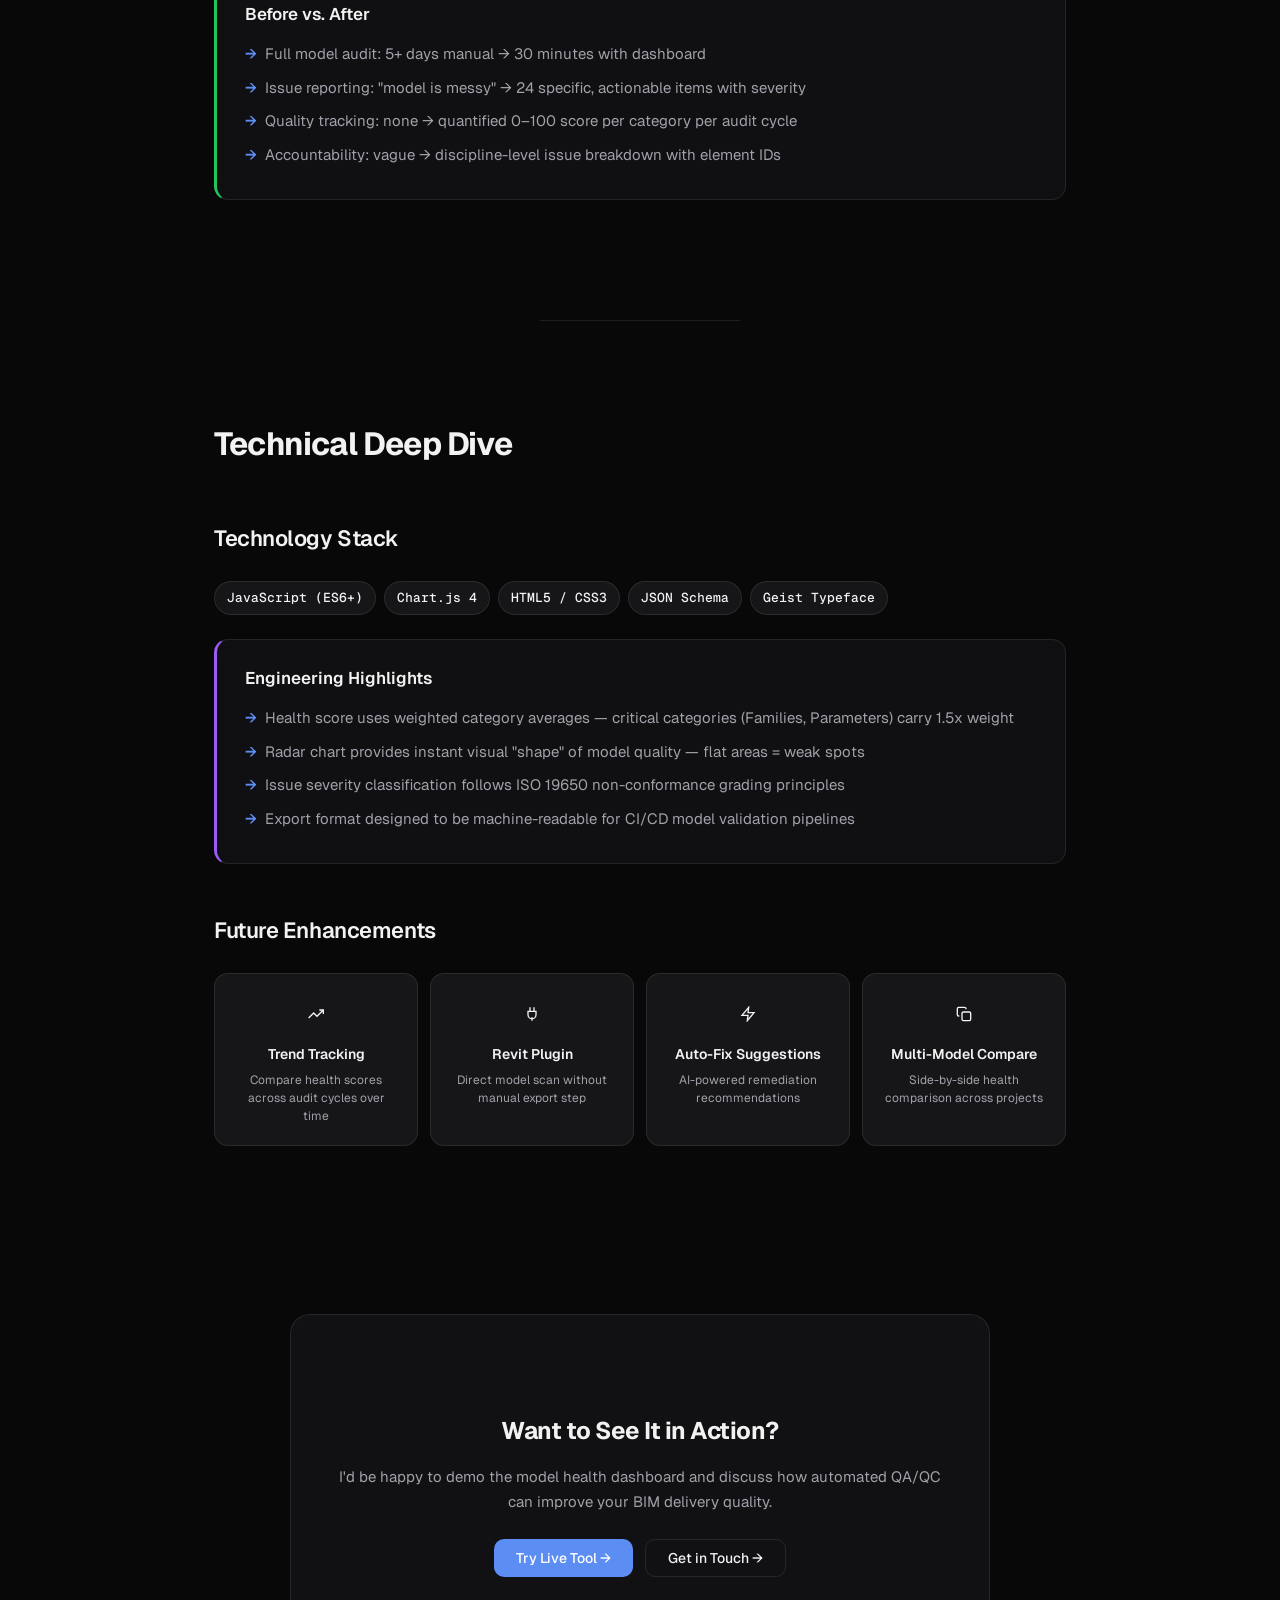
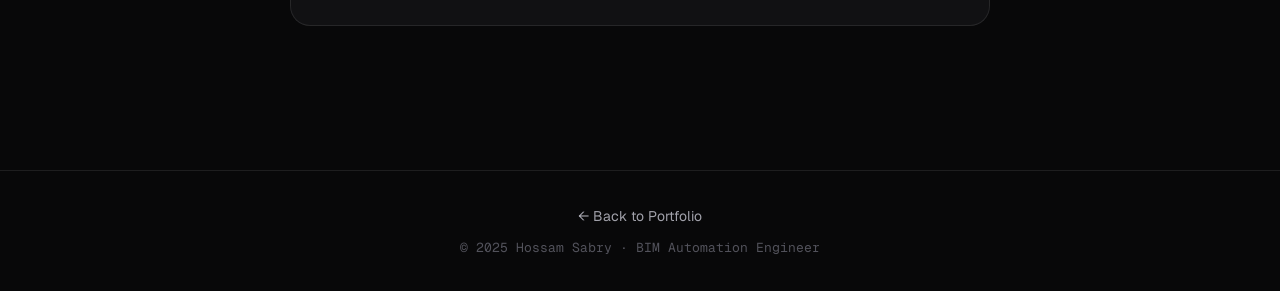
<file: case-studies/model-health.html>
﻿<!DOCTYPE html>
<html lang="en">
<head>
<meta charset="UTF-8">
<meta name="viewport" content="width=device-width, initial-scale=1.0">
<title>Model Health Dashboard - Case Study | Hossam Sabry</title>
<meta name="description" content="Case study: BIM Model QA/QC analytics platform that audits Revit models for compliance, scores health across 8 categories, and surfaces actionable issues — reducing model audit time by 80%.">
<link rel="icon" type="image/svg+xml" href="../favicon.svg">
<script async src="https://www.googletagmanager.com/gtag/js?id=G-MWW9X0CJQF"></script>
<script>
window.dataLayer=window.dataLayer||[];function gtag(){dataLayer.push(arguments);}
gtag('js',new Date());
gtag('config','G-MWW9X0CJQF',{page_title:'Model Health Dashboard - Case Study',page_path:'/case-studies/model-health.html'});
</script>
<link rel="preconnect" href="https://fonts.googleapis.com">
<link rel="preconnect" href="https://fonts.gstatic.com" crossorigin>
<link href="https://fonts.googleapis.com/css2?family=Geist:wght@400;500;600;700&family=Geist+Mono:wght@400;500&display=swap" rel="stylesheet">
<style>
*,*::before,*::after{margin:0;padding:0;box-sizing:border-box;}
:root{--bg:#080809;--bg-raised:#0F0F11;--bg-card:#161619;--bg-inset:#1C1C20;--text-1:#F2F2F2;--text-2:#A1A1AA;--text-3:#52525B;--accent:#5B8DF3;--accent-2:#9B5CF6;--accent-dim:rgba(91,141,243,0.12);--accent-border:rgba(91,141,243,0.25);--border:rgba(255,255,255,0.09);--border-s:rgba(255,255,255,0.16);--grad:linear-gradient(135deg,#5B8DF3,#9B5CF6);--red:#ef4444;--green:#22c55e;--amber:#fbbf24;--font:'Geist','Inter',system-ui,sans-serif;--mono:'Geist Mono',monospace;--r-sm:6px;--r-md:10px;--r-lg:14px;--r-xl:20px;}
html{scroll-behavior:smooth;}
body{background:var(--bg);color:var(--text-1);font-family:var(--font);font-size:.9375rem;line-height:1.7;overflow-x:hidden;-webkit-font-smoothing:antialiased;}
::selection{background:var(--accent-dim);color:var(--accent);}
::-webkit-scrollbar{width:5px;}::-webkit-scrollbar-track{background:var(--bg);}::-webkit-scrollbar-thumb{background:var(--border);border-radius:99px;}
a{color:var(--accent);text-decoration:none;transition:color .2s;}a:hover{color:#7BA5FF;}
.progress-bar{position:fixed;top:0;left:0;height:2px;background:var(--grad);z-index:200;width:0;transition:width .1s linear;}
nav{position:fixed;top:0;left:0;right:0;height:60px;z-index:100;display:flex;align-items:center;background:rgba(8,8,9,.85);backdrop-filter:blur(20px);-webkit-backdrop-filter:blur(20px);border-bottom:1px solid var(--border);padding:0 32px;}
.nav-inner{max-width:1100px;margin:0 auto;width:100%;display:flex;align-items:center;justify-content:space-between;}
.nav-brand{font-size:.9375rem;font-weight:600;color:var(--text-1);display:flex;align-items:center;gap:8px;}.nav-brand span{color:var(--text-3);}
.nav-links{display:flex;gap:24px;list-style:none;}
.nav-links a{font-size:.875rem;color:var(--text-3);font-weight:400;position:relative;transition:color .2s;}
.nav-links a:hover,.nav-links a.active{color:var(--text-1);}
.hero{min-height:100vh;display:flex;flex-direction:column;align-items:center;justify-content:center;text-align:center;padding:120px 24px 80px;position:relative;overflow:hidden;}
.hero-orb{position:absolute;border-radius:50%;filter:blur(120px);pointer-events:none;opacity:.5;}
.hero-orb-1{width:600px;height:600px;background:radial-gradient(circle,rgba(91,141,243,.12),transparent);top:-10%;left:-5%;}
.hero-orb-2{width:500px;height:500px;background:radial-gradient(circle,rgba(155,92,246,.1),transparent);bottom:-10%;right:-5%;}
.hero-badge{display:inline-flex;align-items:center;gap:8px;padding:6px 16px;background:var(--bg-card);border:1px solid var(--border);border-radius:99px;font-size:.8125rem;font-weight:500;color:var(--accent);margin-bottom:24px;position:relative;z-index:1;}
.pulse-dot{width:6px;height:6px;border-radius:50%;background:var(--accent);animation:pulse 2s ease-in-out infinite;}
@keyframes pulse{0%,100%{opacity:1;transform:scale(1);}50%{opacity:.4;transform:scale(.7);}}
.hero h1{font-size:clamp(2.5rem,5.5vw,4rem);font-weight:700;line-height:1.1;letter-spacing:-.03em;margin-bottom:20px;color:var(--text-1);position:relative;z-index:1;}
.hero h1 .grad{background:var(--grad);-webkit-background-clip:text;-webkit-text-fill-color:transparent;background-clip:text;}
.hero-sub{font-size:1.0625rem;color:var(--text-2);max-width:560px;margin:0 auto 40px;line-height:1.7;position:relative;z-index:1;}
.hero-stats{display:grid;grid-template-columns:repeat(3,1fr);gap:16px;max-width:620px;width:100%;position:relative;z-index:1;}
.stat-card{background:rgba(22,22,25,.7);backdrop-filter:blur(16px);border:1px solid var(--border);border-radius:var(--r-lg);padding:24px;transition:transform .2s,box-shadow .2s;}
.stat-card:hover{transform:translateY(-4px);box-shadow:0 8px 32px rgba(91,141,243,.1);}
.stat-num{font-size:2rem;font-weight:700;background:var(--grad);-webkit-background-clip:text;-webkit-text-fill-color:transparent;background-clip:text;letter-spacing:-.03em;}
.stat-label{font-size:.8125rem;color:var(--text-3);font-family:var(--mono);margin-top:4px;}
.scroll-ind{margin-top:48px;display:flex;flex-direction:column;align-items:center;gap:8px;color:var(--text-3);font-size:.75rem;font-family:var(--mono);animation:bob 2s ease-in-out infinite;position:relative;z-index:1;}
.scroll-ind .arr{width:16px;height:16px;border-right:1.5px solid var(--text-3);border-bottom:1.5px solid var(--text-3);transform:rotate(45deg);}
@keyframes bob{0%,100%{transform:translateY(0);}50%{transform:translateY(6px);}}
.section{max-width:900px;margin:0 auto;padding:96px 24px;position:relative;z-index:1;}
.section h2{font-size:2rem;font-weight:700;letter-spacing:-.025em;margin-bottom:16px;}
.section h3{font-size:1.375rem;font-weight:600;letter-spacing:-.02em;margin:48px 0 16px;color:var(--text-1);}
.section>p{color:var(--text-2);font-size:1rem;line-height:1.75;margin-bottom:16px;}
.divider{height:1px;background:var(--border);max-width:200px;margin:0 auto;}
.callout{background:rgba(22,22,25,.6);backdrop-filter:blur(12px);border:1px solid var(--border);border-radius:var(--r-lg);padding:24px 28px;margin:24px 0;}
.callout-red{border-left:3px solid var(--red);}.callout-blue{border-left:3px solid var(--accent);}.callout-green{border-left:3px solid var(--green);}.callout-purple{border-left:3px solid var(--accent-2);}
.callout h4{font-size:1.0625rem;font-weight:600;margin-bottom:12px;display:flex;align-items:center;gap:8px;}
.callout ul{list-style:none;padding:0;}
.callout li{padding-left:20px;position:relative;margin-bottom:8px;color:var(--text-2);font-size:.9375rem;}
.callout li::before{content:"→";position:absolute;left:0;color:var(--accent);font-weight:600;}
.features-grid{display:grid;grid-template-columns:repeat(3,1fr);gap:12px;margin:24px 0;}
.feature-card{background:var(--bg-card);border:1px solid var(--border);border-radius:var(--r-lg);padding:24px;transition:transform .2s,border-color .2s;}
.feature-card:hover{transform:translateY(-4px);border-color:var(--accent-border);}
.feature-icon{width:40px;height:40px;border-radius:var(--r-md);background:var(--accent-dim);border:1px solid var(--accent-border);display:flex;align-items:center;justify-content:center;font-size:1.125rem;margin-bottom:12px;}
.feature-card h5{font-size:.9375rem;font-weight:600;margin-bottom:6px;color:var(--text-1);}
.feature-card p{font-size:.8125rem;color:var(--text-2);margin:0;line-height:1.6;}
.tech-pills{display:flex;flex-wrap:wrap;gap:8px;margin:24px 0;}
.pill{display:inline-flex;align-items:center;gap:6px;padding:5px 12px;background:var(--bg-card);border:1px solid var(--border);border-radius:99px;font-size:.8125rem;color:var(--text-1);font-weight:500;font-family:var(--mono);}
.counter-grid{display:grid;grid-template-columns:repeat(4,1fr);gap:12px;margin:32px 0;}
.counter-box{background:var(--bg-card);border:1px solid var(--border);border-radius:var(--r-lg);padding:24px;text-align:center;}
.counter-num{font-size:1.75rem;font-weight:700;background:var(--grad);-webkit-background-clip:text;-webkit-text-fill-color:transparent;background-clip:text;font-variant-numeric:tabular-nums;}
.counter-label{font-size:.75rem;color:var(--text-3);font-family:var(--mono);margin-top:4px;}
.arch-flow{display:flex;align-items:center;justify-content:center;gap:0;flex-wrap:wrap;margin:24px 0;padding:32px 16px;background:var(--bg-card);border:1px solid var(--border);border-radius:var(--r-lg);}
.arch-node{padding:12px 20px;background:var(--bg-raised);border:1px solid var(--accent-border);border-radius:var(--r-md);font-size:.8125rem;font-weight:600;color:var(--accent);font-family:var(--mono);}
.arch-arrow{color:var(--text-3);font-size:1.25rem;padding:0 8px;}
.future-grid{display:grid;grid-template-columns:repeat(4,1fr);gap:12px;margin:24px 0;}
.future-card{background:var(--bg-card);border:1px solid var(--border);border-radius:var(--r-lg);padding:20px;transition:transform .2s,border-color .2s;text-align:center;}
.future-card:hover{transform:translateY(-4px);border-color:var(--accent-border);}
.future-card .f-icon{font-size:1.5rem;margin-bottom:8px;}
.future-card h5{font-size:.875rem;font-weight:600;margin-bottom:4px;color:var(--text-1);}
.future-card p{font-size:.75rem;color:var(--text-2);margin:0;line-height:1.5;}
.cta{background:rgba(22,22,25,.7);backdrop-filter:blur(16px);border:1px solid var(--border);border-radius:var(--r-xl);padding:48px;text-align:center;margin:48px auto;max-width:700px;}
.cta h3{font-size:1.5rem;font-weight:700;margin-bottom:12px;letter-spacing:-.02em;}
.cta p{color:var(--text-2);margin-bottom:24px;}
.cta-btns{display:flex;gap:12px;justify-content:center;flex-wrap:wrap;}
.btn{display:inline-flex;align-items:center;gap:8px;padding:11px 22px;border-radius:var(--r-md);font-size:.875rem;font-weight:500;border:none;cursor:pointer;font-family:var(--font);transition:all .2s;text-decoration:none;line-height:1;}
.btn-primary{background:var(--accent);color:#fff;}.btn-primary:hover{background:#7BA5FF;color:#fff;box-shadow:0 0 0 4px rgba(91,141,243,.15);}
.btn-ghost{background:transparent;border:1px solid var(--border);color:var(--text-1);}.btn-ghost:hover{border-color:var(--border-s);background:var(--bg-card);}
footer{padding:32px 24px;border-top:1px solid var(--border);text-align:center;}
footer a{color:var(--text-2);font-size:.875rem;}
footer p{font-size:.8125rem;color:var(--text-3);font-family:var(--mono);margin-top:8px;}
.reveal{opacity:0;transform:translateY(20px);transition:opacity .5s cubic-bezier(.16,1,.3,1),transform .5s cubic-bezier(.16,1,.3,1);}
.reveal.visible{opacity:1;transform:none;}
@media(max-width:960px){.hero-stats{grid-template-columns:repeat(3,1fr);}.features-grid{grid-template-columns:repeat(2,1fr);}.counter-grid{grid-template-columns:repeat(2,1fr);}.future-grid{grid-template-columns:repeat(2,1fr);}.nav-links{display:none;}}
@media(max-width:640px){.hero-stats{grid-template-columns:1fr;}.features-grid{grid-template-columns:1fr;}.counter-grid{grid-template-columns:1fr 1fr;}.future-grid{grid-template-columns:1fr 1fr;}.section{padding:64px 16px;}.arch-flow{flex-direction:column;}.arch-arrow{transform:rotate(90deg);}.cta{padding:32px 20px;margin:32px 16px;}}
</style>
</head><body>
<div class="progress-bar" id="progressBar"></div>
<nav><div class="nav-inner">
<a href="../index.html" class="nav-brand" aria-label="Back to portfolio"><span>←</span> Hossam Sabry</a>
<div class="nav-links"><a href="#overview">Overview</a><a href="#solution">Solution</a><a href="#results">Results</a><a href="#technical">Technical</a></div>
</div></nav>

<section class="hero">
<div class="hero-orb hero-orb-1"></div><div class="hero-orb hero-orb-2"></div>
<div class="hero-badge reveal"><span class="pulse-dot"></span>Case Study</div>
<h1 class="reveal"><span class="grad">Model Health</span> Dashboard</h1>
<p class="hero-sub reveal">BIM QA/QC analytics platform that audits Revit models for compliance, scores health across 8 categories, and surfaces actionable issues — replacing manual model checks that used to take days.</p>
<div class="hero-stats reveal">
<div class="stat-card"><div class="stat-num" data-count="80" data-prefix="~" data-suffix="%">~80%</div><div class="stat-label">Audit Time Saved</div></div>
<div class="stat-card"><div class="stat-num" data-count="14832" data-suffix="">14832</div><div class="stat-label">Elements Audited</div></div>
<div class="stat-card"><div class="stat-num" data-count="8" data-suffix="">8</div><div class="stat-label">QA Categories</div></div>
</div>
<div class="scroll-ind">Scroll to explore<div class="arr"></div></div>
</section>
<div class="divider"></div>

<section class="section" id="overview">
<h2 class="reveal">The Problem</h2>
<p class="reveal">Model quality assurance on large BIM projects is one of the most time-consuming and error-prone tasks in the coordination cycle. Senior coordinators manually open models, visually inspect naming conventions, check parameter completeness, verify workset assignments, and cross-reference against the BIM Execution Plan — a process that typically takes 1–2 full days per discipline per audit cycle.</p>
<div class="callout callout-red reveal">
<h4>Core Challenges</h4>
<ul>
<li>Manual audits take 1–2 days per discipline — 5+ days for a full multi-discipline check</li>
<li>No quantifiable metrics — "the model is messy" is not actionable feedback</li>
<li>Issues discovered late in the coordination cycle, after they've compounded</li>
<li>Different auditors apply different standards — inconsistent quality gates</li>
</ul>
</div>
<h3 class="reveal">Project Context</h3>
<p class="reveal">Built for the Al Noor Tower Phase 2 project, where the BIM coordination team needed a way to quantify model quality, track improvement over time, and provide discipline leads with specific, actionable issue lists rather than vague "clean up your model" requests.</p>
</section>
<div class="divider"></div>

<section class="section" id="solution">
<h2 class="reveal">The Solution</h2>
<p class="reveal">A browser-based model health analytics platform that ingests Revit model audit data, scores health across 8 standardized QA categories, and presents results through interactive radar charts, severity-coded issue tables, and exportable JSON reports.</p>
<div class="features-grid reveal">
<div class="feature-card"><div class="feature-icon"><svg width="16" height="16" viewBox="0 0 24 24" fill="none" stroke="currentColor" stroke-width="2"><path d="M22 12h-4l-3 9L9 3l-3 9H2"/></svg></div><h5>Health Score</h5><p>Overall 0–100 score with letter grades (A/B/C), calculated as a weighted average across all QA categories.</p></div>
<div class="feature-card"><div class="feature-icon"><svg width="16" height="16" viewBox="0 0 24 24" fill="none" stroke="currentColor" stroke-width="2"><polygon points="12 2 2 7 2 17 12 22 22 17 22 7 12 2"/><line x1="12" y1="22" x2="12" y2="2"/><line x1="22" y1="7" x2="2" y2="17"/><line x1="2" y1="7" x2="22" y2="17"/></svg></div><h5>Radar Analysis</h5><p>Spider chart showing strengths and weaknesses across 8 categories — instantly identify which areas need attention.</p></div>
<div class="feature-card"><div class="feature-icon"><svg width="16" height="16" viewBox="0 0 24 24" fill="none" stroke="currentColor" stroke-width="2"><circle cx="11" cy="11" r="8"/><line x1="21" y1="21" x2="16.65" y2="16.65"/></svg></div><h5>Issue Tracker</h5><p>Filterable issues table with Critical/Warning/Info severity levels, element IDs, and discipline tagging.</p></div>
<div class="feature-card"><div class="feature-icon"><svg width="16" height="16" viewBox="0 0 24 24" fill="none" stroke="currentColor" stroke-width="2"><rect x="3" y="3" width="7" height="7"/><rect x="14" y="3" width="7" height="7"/><rect x="3" y="14" width="7" height="7"/><rect x="14" y="14" width="7" height="7"/></svg></div><h5>8 QA Categories</h5><p>Naming, Parameters, Placement, Rooms, Coordinates, Views, Families, and Detailing — the full BEP compliance stack.</p></div>
<div class="feature-card"><div class="feature-icon"><svg width="16" height="16" viewBox="0 0 24 24" fill="none" stroke="currentColor" stroke-width="2"><line x1="12" y1="20" x2="12" y2="10"/><line x1="18" y1="20" x2="18" y2="4"/><line x1="6" y1="20" x2="6" y2="16"/></svg></div><h5>Discipline Breakdown</h5><p>Bar charts showing issue distribution by discipline — data-driven accountability for each trade.</p></div>
<div class="feature-card"><div class="feature-icon"><svg width="16" height="16" viewBox="0 0 24 24" fill="none" stroke="currentColor" stroke-width="2"><path d="M21 15v4a2 2 0 0 1-2 2H5a2 2 0 0 1-2-2v-4"/><polyline points="7 10 12 15 17 10"/><line x1="12" y1="15" x2="12" y2="3"/></svg></div><h5>Export Reports</h5><p>One-click JSON export with full audit data, category scores, and issue details for project records.</p></div>
</div>
<h3 class="reveal">Architecture</h3>
<div class="arch-flow reveal">
<div class="arch-node">Revit Model Audit</div><div class="arch-arrow">→</div>
<div class="arch-node">JSON Export</div><div class="arch-arrow">→</div>
<div class="arch-node">Health Analyzer</div><div class="arch-arrow">→</div>
<div class="arch-node">Chart.js Viz</div><div class="arch-arrow">→</div>
<div class="arch-node">Report Export</div>
</div>
</section>
<div class="divider"></div>

<section class="section" id="results">
<h2 class="reveal">Measurable Impact</h2>
<div class="counter-grid reveal">
<div class="counter-box"><div class="counter-num" data-count="80" data-prefix="~" data-suffix="%">~80%</div><div class="counter-label">Audit Time Saved</div></div>
<div class="counter-box"><div class="counter-num" data-count="8" data-suffix="">8</div><div class="counter-label">QA Categories</div></div>
<div class="counter-box"><div class="counter-num" data-count="24" data-suffix="">24</div><div class="counter-label">Issue Types Tracked</div></div>
<div class="counter-box"><div class="counter-num" data-count="14832" data-suffix="">14832</div><div class="counter-label">Elements Audited</div></div>
</div>
<div class="callout callout-green reveal">
<h4>Before vs. After</h4>
<ul>
<li>Full model audit: 5+ days manual → 30 minutes with dashboard</li>
<li>Issue reporting: "model is messy" → 24 specific, actionable items with severity</li>
<li>Quality tracking: none → quantified 0–100 score per category per audit cycle</li>
<li>Accountability: vague → discipline-level issue breakdown with element IDs</li>
</ul>
</div>
</section>
<div class="divider"></div>

<section class="section" id="technical">
<h2 class="reveal">Technical Deep Dive</h2>
<h3 class="reveal">Technology Stack</h3>
<div class="tech-pills reveal">
<span class="pill">JavaScript (ES6+)</span><span class="pill">Chart.js 4</span><span class="pill">HTML5 / CSS3</span><span class="pill">JSON Schema</span><span class="pill">Geist Typeface</span>
</div>
<div class="callout callout-purple reveal">
<h4>Engineering Highlights</h4>
<ul>
<li>Health score uses weighted category averages — critical categories (Families, Parameters) carry 1.5x weight</li>
<li>Radar chart provides instant visual "shape" of model quality — flat areas = weak spots</li>
<li>Issue severity classification follows ISO 19650 non-conformance grading principles</li>
<li>Export format designed to be machine-readable for CI/CD model validation pipelines</li>
</ul>
</div>
<h3 class="reveal">Future Enhancements</h3>
<div class="future-grid reveal">
<div class="future-card"><div class="f-icon"><svg width="16" height="16" viewBox="0 0 24 24" fill="none" stroke="currentColor" stroke-width="2"><polyline points="23 6 13.5 15.5 8.5 10.5 1 18"/><polyline points="17 6 23 6 23 12"/></svg></div><h5>Trend Tracking</h5><p>Compare health scores across audit cycles over time</p></div>
<div class="future-card"><div class="f-icon"><svg width="16" height="16" viewBox="0 0 24 24" fill="none" stroke="currentColor" stroke-width="2"><path d="M12 22v-5"/><path d="M9 8V2"/><path d="M15 8V2"/><path d="M18 8v5a6 6 0 0 1-6 6 6 6 0 0 1-6-6V8z"/></svg></div><h5>Revit Plugin</h5><p>Direct model scan without manual export step</p></div>
<div class="future-card"><div class="f-icon"><svg width="16" height="16" viewBox="0 0 24 24" fill="none" stroke="currentColor" stroke-width="2"><polygon points="13 2 3 14 12 14 11 22 21 10 12 10 13 2"/></svg></div><h5>Auto-Fix Suggestions</h5><p>AI-powered remediation recommendations</p></div>
<div class="future-card"><div class="f-icon"><svg width="16" height="16" viewBox="0 0 24 24" fill="none" stroke="currentColor" stroke-width="2"><rect x="9" y="9" width="13" height="13" rx="2" ry="2"/><path d="M5 15H4a2 2 0 0 1-2-2V4a2 2 0 0 1 2-2h9a2 2 0 0 1 2 2v1"/></svg></div><h5>Multi-Model Compare</h5><p>Side-by-side health comparison across projects</p></div>
</div>
</section>

<div class="section" style="padding-top:0;">
<div class="cta reveal">
<h3>Want to See It in Action?</h3>
<p>I'd be happy to demo the model health dashboard and discuss how automated QA/QC can improve your BIM delivery quality.</p>
<div class="cta-btns">
<a href="../model-health/index.html" class="btn btn-primary">Try Live Tool →</a>
<a href="../index.html#contact" class="btn btn-ghost">Get in Touch →</a>
</div>
</div>
</div>

<footer><a href="../index.html">← Back to Portfolio</a><p>&copy; 2025 Hossam Sabry · BIM Automation Engineer</p></footer>

<script>
window.addEventListener('scroll',()=>{const h=document.documentElement.scrollHeight-window.innerHeight;document.getElementById('progressBar').style.width=(window.scrollY/h)*100+'%';});
const revealObs=new IntersectionObserver(entries=>{entries.forEach(e=>{if(e.isIntersecting){e.target.classList.add('visible');revealObs.unobserve(e.target);}});},{threshold:0.1,rootMargin:'0px 0px -40px 0px'});
document.querySelectorAll('.reveal').forEach(el=>revealObs.observe(el));
const navLinks=document.querySelectorAll('.nav-links a');const sections=document.querySelectorAll('section[id]');
const navObs=new IntersectionObserver(entries=>{entries.forEach(e=>{if(e.isIntersecting){const id=e.target.getAttribute('id');navLinks.forEach(l=>l.classList.toggle('active',l.getAttribute('href')==='#'+id));}});},{threshold:0.2,rootMargin:'-60px 0px -40% 0px'});
sections.forEach(s=>navObs.observe(s));
document.querySelectorAll('.nav-links a[href^="#"]').forEach(a=>{a.addEventListener('click',e=>{e.preventDefault();const t=document.querySelector(a.getAttribute('href'));if(t) window.scrollTo({top:t.offsetTop-70,behavior:'smooth'});});});
function animateCounter(el){const target=parseInt(el.dataset.count)||0;const prefix=el.dataset.prefix||'';const suffix=el.dataset.suffix||'';const duration=1200;const start=performance.now();function tick(now){const progress=Math.min((now-start)/duration,1);const eased=1-Math.pow(1-progress,3);el.textContent=prefix+Math.round(eased*target)+suffix;if(progress<1) requestAnimationFrame(tick);}requestAnimationFrame(tick);}
const counterObs=new IntersectionObserver(entries=>{entries.forEach(e=>{if(e.isIntersecting){animateCounter(e.target);counterObs.unobserve(e.target);}});},{threshold:0.5});
document.querySelectorAll('.stat-num[data-count],.counter-num[data-count]').forEach(el=>counterObs.observe(el));
</script>
</body></html>
</file>
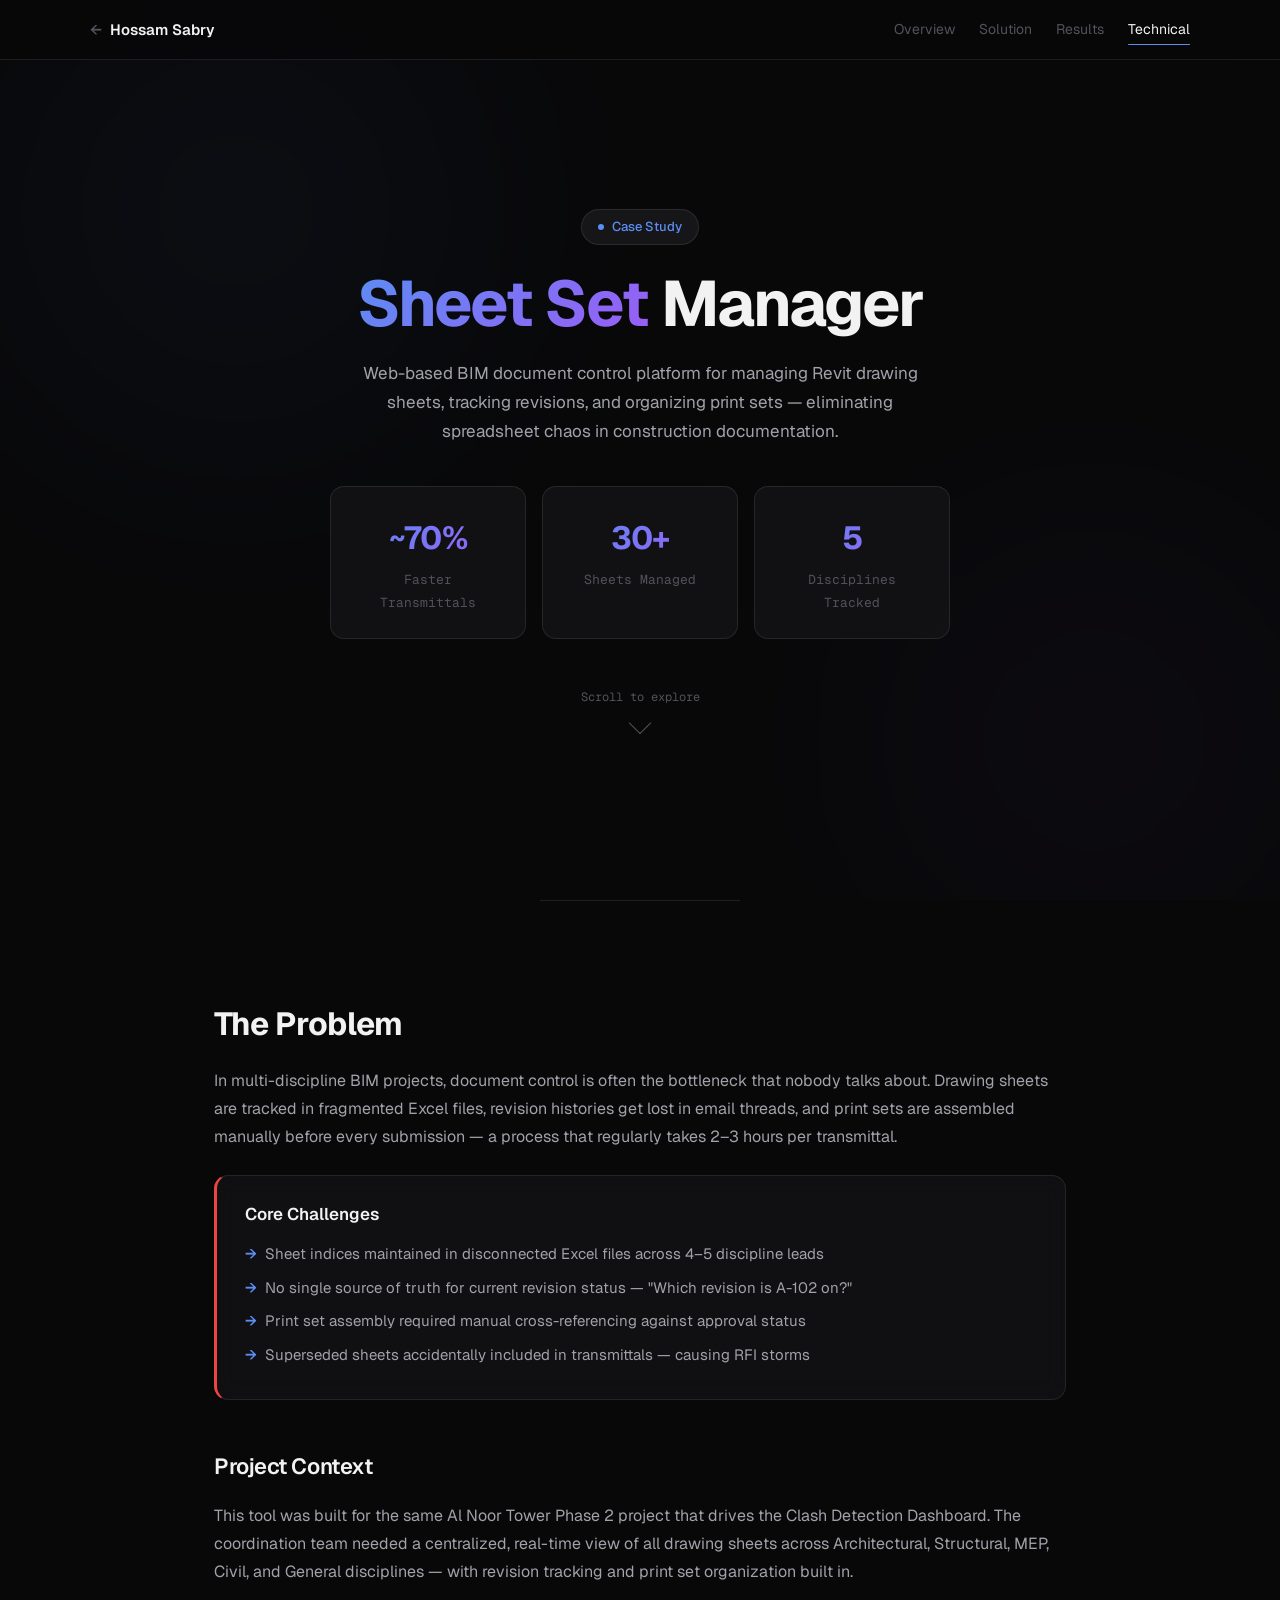
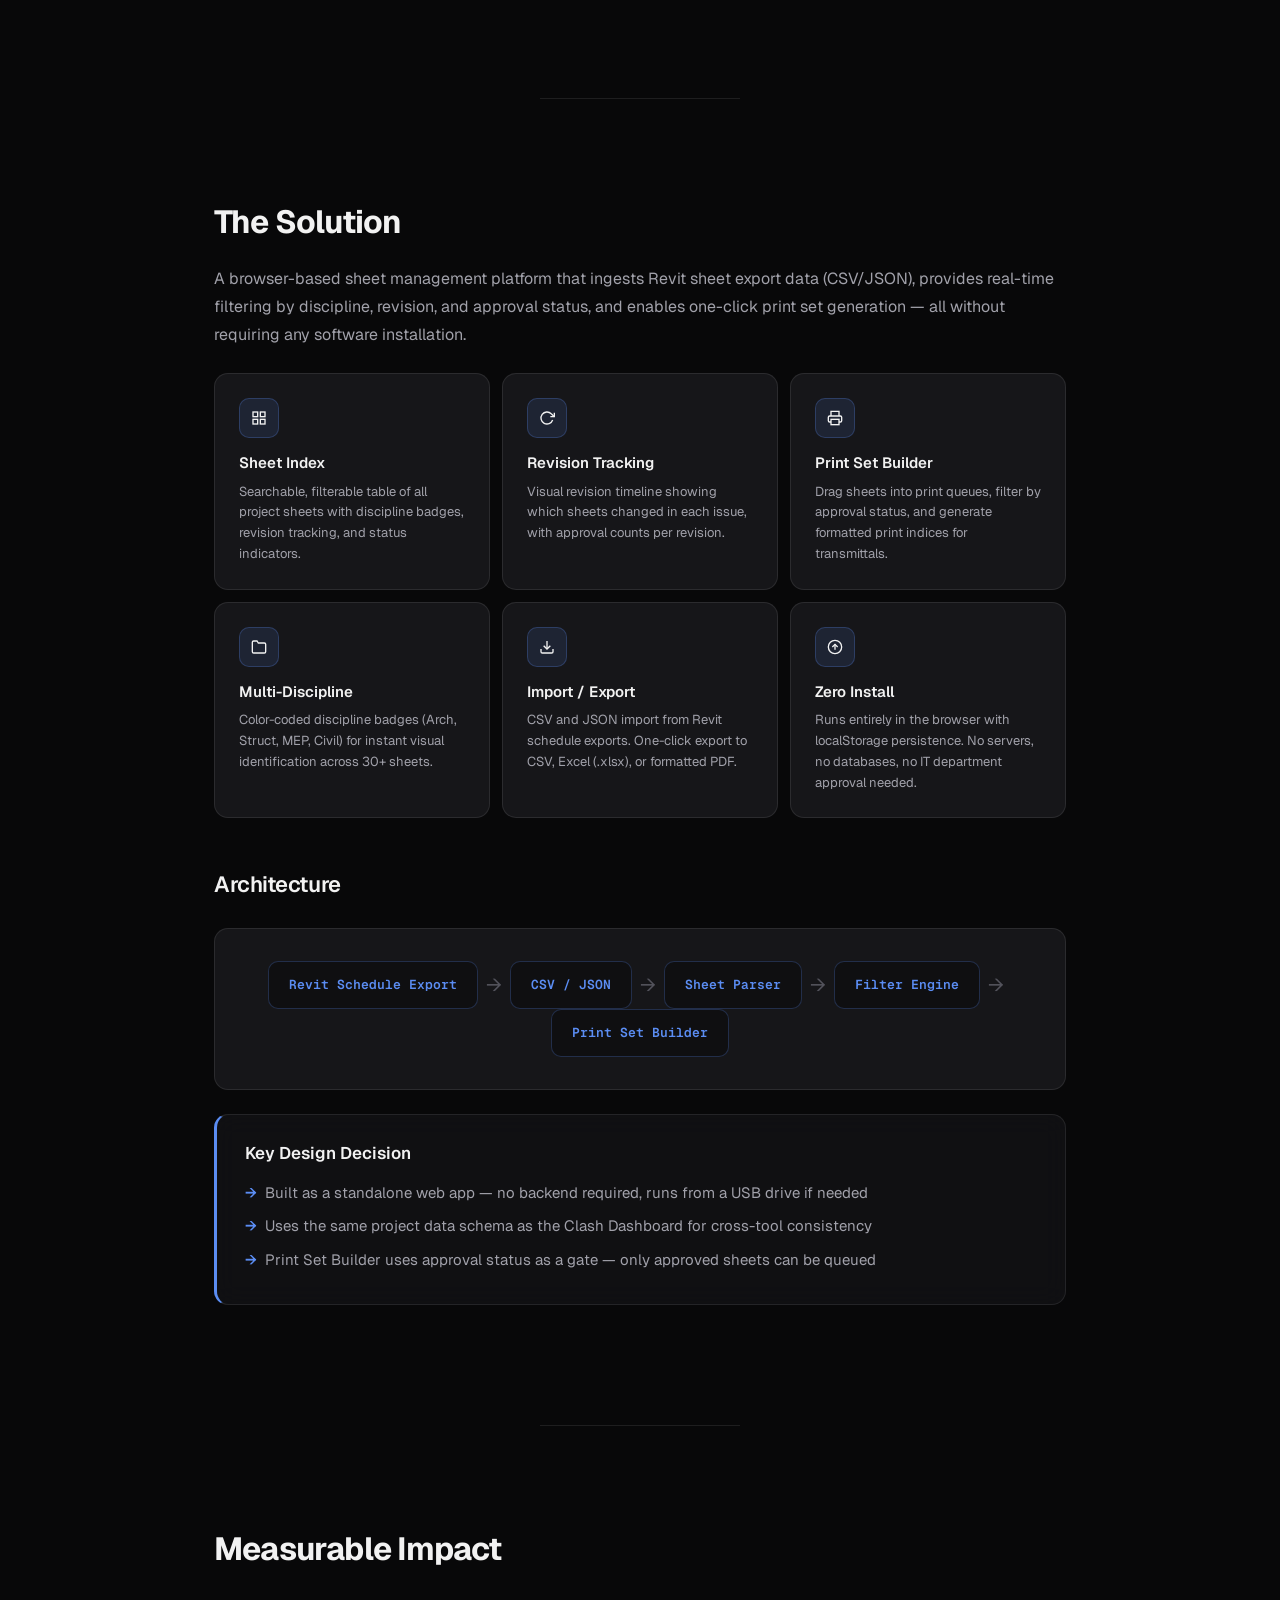
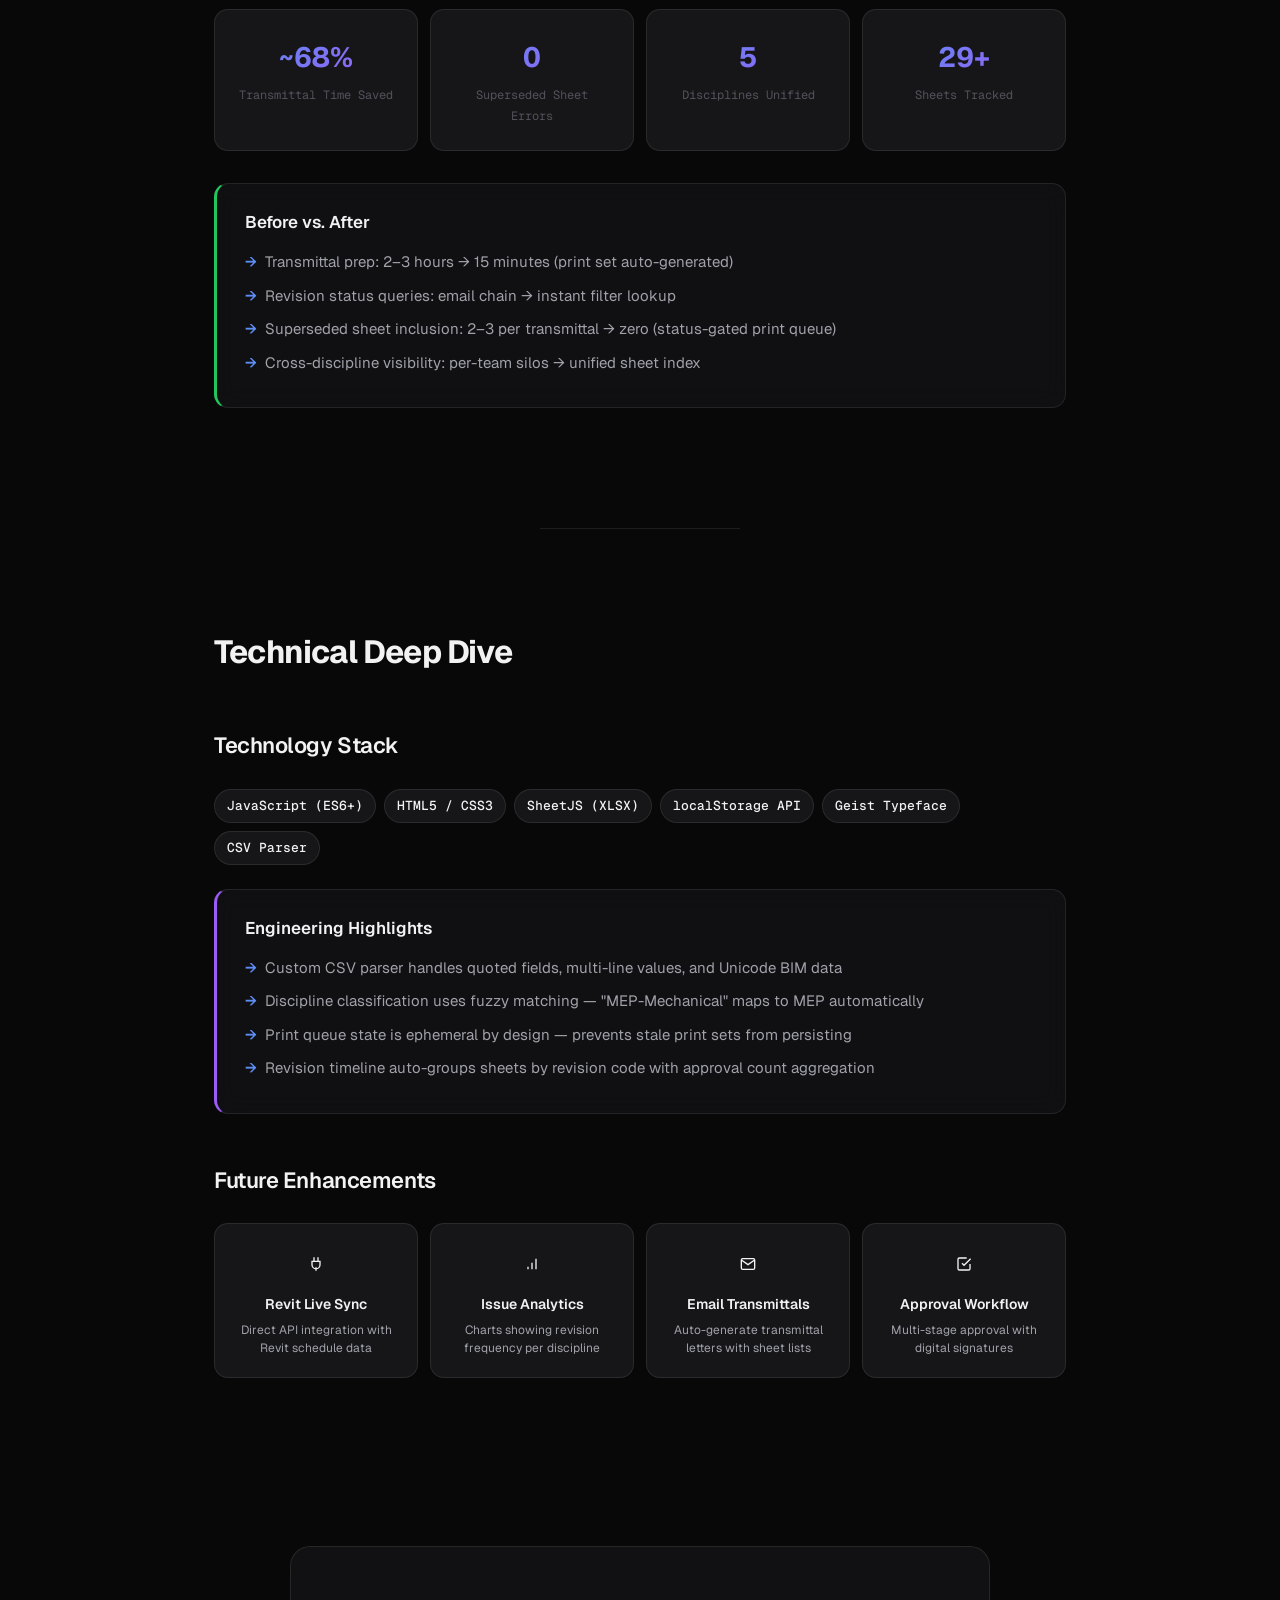
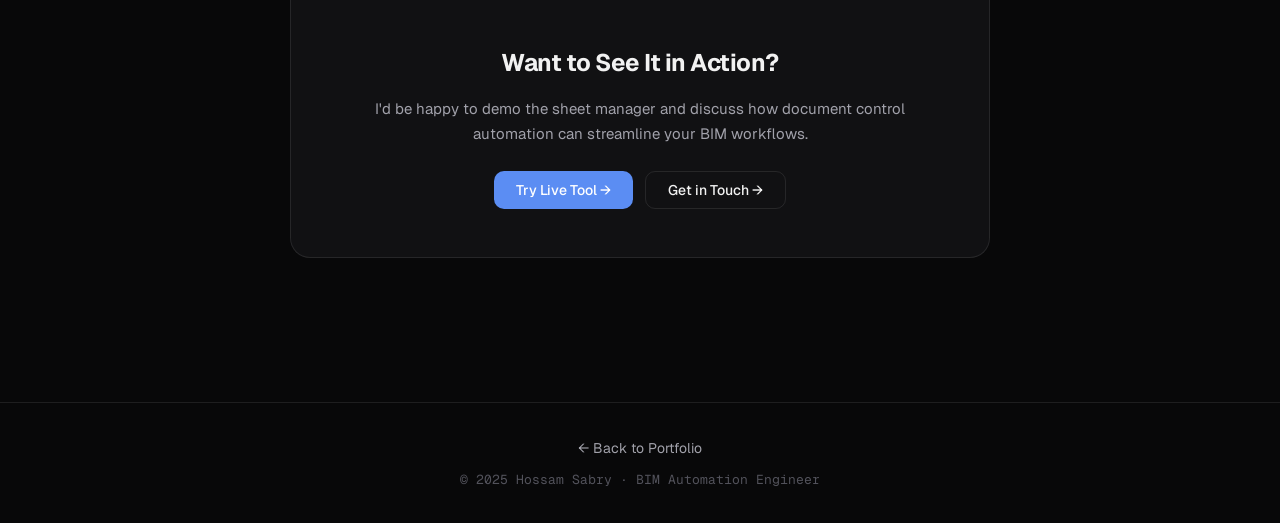
<file: case-studies/sheet-manager.html>
<!DOCTYPE html>
<html lang="en">
<head>
<meta charset="UTF-8">
<meta name="viewport" content="width=device-width, initial-scale=1.0">
<title>Sheet Set Manager - Case Study | Hossam Sabry</title>
<meta name="description" content="Case study: Web-based BIM document control platform for managing Revit drawing sheets, tracking revisions, and organizing print sets — cutting transmittal prep by 70%.">
<link rel="icon" type="image/svg+xml" href="../favicon.svg">
<script async src="https://www.googletagmanager.com/gtag/js?id=G-MWW9X0CJQF"></script>
<script>
window.dataLayer=window.dataLayer||[];function gtag(){dataLayer.push(arguments);}
gtag('js',new Date());
gtag('config','G-MWW9X0CJQF',{page_title:'Sheet Set Manager - Case Study',page_path:'/case-studies/sheet-manager.html'});
</script>
<link rel="preconnect" href="https://fonts.googleapis.com">
<link rel="preconnect" href="https://fonts.gstatic.com" crossorigin>
<link href="https://fonts.googleapis.com/css2?family=Geist:wght@400;500;600;700&family=Geist+Mono:wght@400;500&display=swap" rel="stylesheet">
<style>
*,*::before,*::after{margin:0;padding:0;box-sizing:border-box;}
:root{
--bg:#080809;--bg-raised:#0F0F11;--bg-card:#161619;--bg-inset:#1C1C20;
--text-1:#F2F2F2;--text-2:#A1A1AA;--text-3:#52525B;
--accent:#5B8DF3;--accent-2:#9B5CF6;--accent-dim:rgba(91,141,243,0.12);--accent-border:rgba(91,141,243,0.25);
--border:rgba(255,255,255,0.09);--border-s:rgba(255,255,255,0.16);
--grad:linear-gradient(135deg,#5B8DF3,#9B5CF6);
--red:#ef4444;--green:#22c55e;--amber:#fbbf24;
--font:'Geist','Inter',system-ui,sans-serif;--mono:'Geist Mono',monospace;
--r-sm:6px;--r-md:10px;--r-lg:14px;--r-xl:20px;
}
html{scroll-behavior:smooth;}
body{background:var(--bg);color:var(--text-1);font-family:var(--font);font-size:.9375rem;line-height:1.7;overflow-x:hidden;-webkit-font-smoothing:antialiased;}
::selection{background:var(--accent-dim);color:var(--accent);}
::-webkit-scrollbar{width:5px;}::-webkit-scrollbar-track{background:var(--bg);}::-webkit-scrollbar-thumb{background:var(--border);border-radius:99px;}
a{color:var(--accent);text-decoration:none;transition:color .2s;}a:hover{color:#7BA5FF;}

.progress-bar{position:fixed;top:0;left:0;height:2px;background:var(--grad);z-index:200;width:0;transition:width .1s linear;}

nav{position:fixed;top:0;left:0;right:0;height:60px;z-index:100;display:flex;align-items:center;background:rgba(8,8,9,.85);backdrop-filter:blur(20px);-webkit-backdrop-filter:blur(20px);border-bottom:1px solid var(--border);padding:0 32px;}
.nav-inner{max-width:1100px;margin:0 auto;width:100%;display:flex;align-items:center;justify-content:space-between;}
.nav-brand{font-size:.9375rem;font-weight:600;color:var(--text-1);display:flex;align-items:center;gap:8px;}
.nav-brand span{color:var(--text-3);}
.nav-links{display:flex;gap:24px;list-style:none;}
.nav-links a{font-size:.875rem;color:var(--text-3);font-weight:400;position:relative;transition:color .2s;}
.nav-links a:hover,.nav-links a.active{color:var(--text-1);}
.nav-links a.active::after{content:'';position:absolute;bottom:-4px;left:0;right:0;height:1px;background:var(--accent);border-radius:99px;}

.hero{min-height:100vh;display:flex;flex-direction:column;align-items:center;justify-content:center;text-align:center;padding:120px 24px 80px;position:relative;overflow:hidden;}
.hero-orb{position:absolute;border-radius:50%;filter:blur(120px);pointer-events:none;opacity:.5;}
.hero-orb-1{width:600px;height:600px;background:radial-gradient(circle,rgba(91,141,243,.12),transparent);top:-10%;left:-5%;}
.hero-orb-2{width:500px;height:500px;background:radial-gradient(circle,rgba(155,92,246,.1),transparent);bottom:-10%;right:-5%;}
.hero-badge{display:inline-flex;align-items:center;gap:8px;padding:6px 16px;background:var(--bg-card);border:1px solid var(--border);border-radius:99px;font-size:.8125rem;font-weight:500;color:var(--accent);margin-bottom:24px;position:relative;z-index:1;}
.pulse-dot{width:6px;height:6px;border-radius:50%;background:var(--accent);animation:pulse 2s ease-in-out infinite;}
@keyframes pulse{0%,100%{opacity:1;transform:scale(1);}50%{opacity:.4;transform:scale(.7);}}
.hero h1{font-size:clamp(2.5rem,5.5vw,4rem);font-weight:700;line-height:1.1;letter-spacing:-.03em;margin-bottom:20px;color:var(--text-1);position:relative;z-index:1;}
.hero h1 .grad{background:var(--grad);-webkit-background-clip:text;-webkit-text-fill-color:transparent;background-clip:text;}
.hero-sub{font-size:1.0625rem;color:var(--text-2);max-width:560px;margin:0 auto 40px;line-height:1.7;position:relative;z-index:1;}
.hero-stats{display:grid;grid-template-columns:repeat(3,1fr);gap:16px;max-width:620px;width:100%;position:relative;z-index:1;}
.stat-card{background:rgba(22,22,25,.7);backdrop-filter:blur(16px);border:1px solid var(--border);border-radius:var(--r-lg);padding:24px;transition:transform .2s,box-shadow .2s;}
.stat-card:hover{transform:translateY(-4px);box-shadow:0 8px 32px rgba(91,141,243,.1);}
.stat-num{font-size:2rem;font-weight:700;background:var(--grad);-webkit-background-clip:text;-webkit-text-fill-color:transparent;background-clip:text;letter-spacing:-.03em;}
.stat-label{font-size:.8125rem;color:var(--text-3);font-family:var(--mono);margin-top:4px;}
.scroll-ind{margin-top:48px;display:flex;flex-direction:column;align-items:center;gap:8px;color:var(--text-3);font-size:.75rem;font-family:var(--mono);animation:bob 2s ease-in-out infinite;position:relative;z-index:1;}
.scroll-ind .arr{width:16px;height:16px;border-right:1.5px solid var(--text-3);border-bottom:1.5px solid var(--text-3);transform:rotate(45deg);}
@keyframes bob{0%,100%{transform:translateY(0);}50%{transform:translateY(6px);}}

.section{max-width:900px;margin:0 auto;padding:96px 24px;position:relative;z-index:1;}
.section h2{font-size:2rem;font-weight:700;letter-spacing:-.025em;margin-bottom:16px;}
.section h3{font-size:1.375rem;font-weight:600;letter-spacing:-.02em;margin:48px 0 16px;color:var(--text-1);}
.section>p{color:var(--text-2);font-size:1rem;line-height:1.75;margin-bottom:16px;}
.divider{height:1px;background:var(--border);max-width:200px;margin:0 auto;}

.callout{background:rgba(22,22,25,.6);backdrop-filter:blur(12px);border:1px solid var(--border);border-radius:var(--r-lg);padding:24px 28px;margin:24px 0;}
.callout-red{border-left:3px solid var(--red);}
.callout-blue{border-left:3px solid var(--accent);}
.callout-green{border-left:3px solid var(--green);}
.callout-purple{border-left:3px solid var(--accent-2);}
.callout h4{font-size:1.0625rem;font-weight:600;margin-bottom:12px;display:flex;align-items:center;gap:8px;}
.callout ul{list-style:none;padding:0;}
.callout li{padding-left:20px;position:relative;margin-bottom:8px;color:var(--text-2);font-size:.9375rem;}
.callout li::before{content:"→";position:absolute;left:0;color:var(--accent);font-weight:600;}

.features-grid{display:grid;grid-template-columns:repeat(3,1fr);gap:12px;margin:24px 0;}
.feature-card{background:var(--bg-card);border:1px solid var(--border);border-radius:var(--r-lg);padding:24px;transition:transform .2s,border-color .2s;}
.feature-card:hover{transform:translateY(-4px);border-color:var(--accent-border);}
.feature-icon{width:40px;height:40px;border-radius:var(--r-md);background:var(--accent-dim);border:1px solid var(--accent-border);display:flex;align-items:center;justify-content:center;font-size:1.125rem;margin-bottom:12px;}
.feature-card h5{font-size:.9375rem;font-weight:600;margin-bottom:6px;color:var(--text-1);}
.feature-card p{font-size:.8125rem;color:var(--text-2);margin:0;line-height:1.6;}

.tech-pills{display:flex;flex-wrap:wrap;gap:8px;margin:24px 0;}
.pill{display:inline-flex;align-items:center;gap:6px;padding:5px 12px;background:var(--bg-card);border:1px solid var(--border);border-radius:99px;font-size:.8125rem;color:var(--text-1);font-weight:500;font-family:var(--mono);}

.counter-grid{display:grid;grid-template-columns:repeat(4,1fr);gap:12px;margin:32px 0;}
.counter-box{background:var(--bg-card);border:1px solid var(--border);border-radius:var(--r-lg);padding:24px;text-align:center;}
.counter-num{font-size:1.75rem;font-weight:700;background:var(--grad);-webkit-background-clip:text;-webkit-text-fill-color:transparent;background-clip:text;font-variant-numeric:tabular-nums;}
.counter-label{font-size:.75rem;color:var(--text-3);font-family:var(--mono);margin-top:4px;}

.arch-flow{display:flex;align-items:center;justify-content:center;gap:0;flex-wrap:wrap;margin:24px 0;padding:32px 16px;background:var(--bg-card);border:1px solid var(--border);border-radius:var(--r-lg);}
.arch-node{padding:12px 20px;background:var(--bg-raised);border:1px solid var(--accent-border);border-radius:var(--r-md);font-size:.8125rem;font-weight:600;color:var(--accent);font-family:var(--mono);}
.arch-arrow{color:var(--text-3);font-size:1.25rem;padding:0 8px;}

.future-grid{display:grid;grid-template-columns:repeat(4,1fr);gap:12px;margin:24px 0;}
.future-card{background:var(--bg-card);border:1px solid var(--border);border-radius:var(--r-lg);padding:20px;transition:transform .2s,border-color .2s;text-align:center;}
.future-card:hover{transform:translateY(-4px);border-color:var(--accent-border);}
.future-card .f-icon{font-size:1.5rem;margin-bottom:8px;}
.future-card h5{font-size:.875rem;font-weight:600;margin-bottom:4px;color:var(--text-1);}
.future-card p{font-size:.75rem;color:var(--text-2);margin:0;line-height:1.5;}

.cta{background:rgba(22,22,25,.7);backdrop-filter:blur(16px);border:1px solid var(--border);border-radius:var(--r-xl);padding:48px;text-align:center;margin:48px auto;max-width:700px;}
.cta h3{font-size:1.5rem;font-weight:700;margin-bottom:12px;letter-spacing:-.02em;}
.cta p{color:var(--text-2);margin-bottom:24px;}
.cta-btns{display:flex;gap:12px;justify-content:center;flex-wrap:wrap;}
.btn{display:inline-flex;align-items:center;gap:8px;padding:11px 22px;border-radius:var(--r-md);font-size:.875rem;font-weight:500;border:none;cursor:pointer;font-family:var(--font);transition:all .2s;text-decoration:none;line-height:1;}
.btn-primary{background:var(--accent);color:#fff;}
.btn-primary:hover{background:#7BA5FF;color:#fff;box-shadow:0 0 0 4px rgba(91,141,243,.15);}
.btn-ghost{background:transparent;border:1px solid var(--border);color:var(--text-1);}
.btn-ghost:hover{border-color:var(--border-s);background:var(--bg-card);}

footer{padding:32px 24px;border-top:1px solid var(--border);text-align:center;}
footer a{color:var(--text-2);font-size:.875rem;}
footer p{font-size:.8125rem;color:var(--text-3);font-family:var(--mono);margin-top:8px;}

.reveal{opacity:0;transform:translateY(20px);transition:opacity .5s cubic-bezier(.16,1,.3,1),transform .5s cubic-bezier(.16,1,.3,1);}
.reveal.visible{opacity:1;transform:none;}

@media(max-width:960px){.hero-stats{grid-template-columns:repeat(3,1fr);}.features-grid{grid-template-columns:repeat(2,1fr);}.counter-grid{grid-template-columns:repeat(2,1fr);}.future-grid{grid-template-columns:repeat(2,1fr);}.nav-links{display:none;}}
@media(max-width:640px){.hero-stats{grid-template-columns:1fr;}.features-grid{grid-template-columns:1fr;}.counter-grid{grid-template-columns:1fr 1fr;}.future-grid{grid-template-columns:1fr 1fr;}.section{padding:64px 16px;}.arch-flow{flex-direction:column;}.arch-arrow{transform:rotate(90deg);}.cta{padding:32px 20px;margin:32px 16px;}}
</style>
</head><body>
<div class="progress-bar" id="progressBar"></div>

<nav>
<div class="nav-inner">
<a href="../index.html" class="nav-brand" aria-label="Back to portfolio"><span>←</span> Hossam Sabry</a>
<div class="nav-links">
<a href="#overview">Overview</a>
<a href="#solution">Solution</a>
<a href="#results">Results</a>
<a href="#technical">Technical</a>
</div>
</div>
</nav>

<section class="hero">
<div class="hero-orb hero-orb-1"></div>
<div class="hero-orb hero-orb-2"></div>
<div class="hero-badge reveal"><span class="pulse-dot"></span>Case Study</div>
<h1 class="reveal"><span class="grad">Sheet Set</span> Manager</h1>
<p class="hero-sub reveal">Web-based BIM document control platform for managing Revit drawing sheets, tracking revisions, and organizing print sets — eliminating spreadsheet chaos in construction documentation.</p>
<div class="hero-stats reveal">
<div class="stat-card">
<div class="stat-num" data-count="70" data-prefix="~" data-suffix="%">~70%</div>
<div class="stat-label">Faster Transmittals</div>
</div>
<div class="stat-card">
<div class="stat-num" data-count="30" data-suffix="+">30+</div>
<div class="stat-label">Sheets Managed</div>
</div>
<div class="stat-card">
<div class="stat-num" data-count="5" data-suffix="">5</div>
<div class="stat-label">Disciplines Tracked</div>
</div>
</div>
<div class="scroll-ind">Scroll to explore<div class="arr"></div></div>
</section>

<div class="divider"></div>

<!-- OVERVIEW -->
<section class="section" id="overview">
<h2 class="reveal">The Problem</h2>
<p class="reveal">In multi-discipline BIM projects, document control is often the bottleneck that nobody talks about. Drawing sheets are tracked in fragmented Excel files, revision histories get lost in email threads, and print sets are assembled manually before every submission — a process that regularly takes 2–3 hours per transmittal.</p>

<div class="callout callout-red reveal">
<h4>Core Challenges</h4>
<ul>
<li>Sheet indices maintained in disconnected Excel files across 4–5 discipline leads</li>
<li>No single source of truth for current revision status — "Which revision is A-102 on?"</li>
<li>Print set assembly required manual cross-referencing against approval status</li>
<li>Superseded sheets accidentally included in transmittals — causing RFI storms</li>
</ul>
</div>

<h3 class="reveal">Project Context</h3>
<p class="reveal">This tool was built for the same Al Noor Tower Phase 2 project that drives the Clash Detection Dashboard. The coordination team needed a centralized, real-time view of all drawing sheets across Architectural, Structural, MEP, Civil, and General disciplines — with revision tracking and print set organization built in.</p>
</section>

<div class="divider"></div>

<!-- SOLUTION -->
<section class="section" id="solution">
<h2 class="reveal">The Solution</h2>
<p class="reveal">A browser-based sheet management platform that ingests Revit sheet export data (CSV/JSON), provides real-time filtering by discipline, revision, and approval status, and enables one-click print set generation — all without requiring any software installation.</p>

<div class="features-grid reveal">
<div class="feature-card">
<div class="feature-icon"><svg width="16" height="16" viewBox="0 0 24 24" fill="none" stroke="currentColor" stroke-width="2"><rect x="3" y="3" width="7" height="7"/><rect x="14" y="3" width="7" height="7"/><rect x="3" y="14" width="7" height="7"/><rect x="14" y="14" width="7" height="7"/></svg></div>
<h5>Sheet Index</h5>
<p>Searchable, filterable table of all project sheets with discipline badges, revision tracking, and status indicators.</p>
</div>
<div class="feature-card">
<div class="feature-icon"><svg width="16" height="16" viewBox="0 0 24 24" fill="none" stroke="currentColor" stroke-width="2"><polyline points="23 4 23 10 17 10"/><path d="M20.49 15a9 9 0 1 1-2.12-9.36L23 10"/></svg></div>
<h5>Revision Tracking</h5>
<p>Visual revision timeline showing which sheets changed in each issue, with approval counts per revision.</p>
</div>
<div class="feature-card">
<div class="feature-icon"><svg width="16" height="16" viewBox="0 0 24 24" fill="none" stroke="currentColor" stroke-width="2"><polyline points="6 9 6 2 18 2 18 9"/><path d="M6 18H4a2 2 0 0 1-2-2v-5a2 2 0 0 1 2-2h16a2 2 0 0 1 2 2v5a2 2 0 0 1-2 2h-2"/><rect x="6" y="14" width="12" height="8"/></svg></div>
<h5>Print Set Builder</h5>
<p>Drag sheets into print queues, filter by approval status, and generate formatted print indices for transmittals.</p>
</div>
<div class="feature-card">
<div class="feature-icon"><svg width="16" height="16" viewBox="0 0 24 24" fill="none" stroke="currentColor" stroke-width="2"><path d="M22 19a2 2 0 0 1-2 2H4a2 2 0 0 1-2-2V5a2 2 0 0 1 2-2h5l2 3h9a2 2 0 0 1 2 2z"/></svg></div>
<h5>Multi-Discipline</h5>
<p>Color-coded discipline badges (Arch, Struct, MEP, Civil) for instant visual identification across 30+ sheets.</p>
</div>
<div class="feature-card">
<div class="feature-icon"><svg width="16" height="16" viewBox="0 0 24 24" fill="none" stroke="currentColor" stroke-width="2"><path d="M21 15v4a2 2 0 0 1-2 2H5a2 2 0 0 1-2-2v-4"/><polyline points="7 10 12 15 17 10"/><line x1="12" y1="15" x2="12" y2="3"/></svg></div>
<h5>Import / Export</h5>
<p>CSV and JSON import from Revit schedule exports. One-click export to CSV, Excel (.xlsx), or formatted PDF.</p>
</div>
<div class="feature-card">
<div class="feature-icon"><svg width="16" height="16" viewBox="0 0 24 24" fill="none" stroke="currentColor" stroke-width="2"><circle cx="12" cy="12" r="10"/><polyline points="16 12 12 8 8 12"/><line x1="12" y1="16" x2="12" y2="8"/></svg></div>
<h5>Zero Install</h5>
<p>Runs entirely in the browser with localStorage persistence. No servers, no databases, no IT department approval needed.</p>
</div>
</div>

<h3 class="reveal">Architecture</h3>
<div class="arch-flow reveal">
<div class="arch-node">Revit Schedule Export</div>
<div class="arch-arrow">→</div>
<div class="arch-node">CSV / JSON</div>
<div class="arch-arrow">→</div>
<div class="arch-node">Sheet Parser</div>
<div class="arch-arrow">→</div>
<div class="arch-node">Filter Engine</div>
<div class="arch-arrow">→</div>
<div class="arch-node">Print Set Builder</div>
</div>

<div class="callout callout-blue reveal">
<h4>Key Design Decision</h4>
<ul>
<li>Built as a standalone web app — no backend required, runs from a USB drive if needed</li>
<li>Uses the same project data schema as the Clash Dashboard for cross-tool consistency</li>
<li>Print Set Builder uses approval status as a gate — only approved sheets can be queued</li>
</ul>
</div>
</section>

<div class="divider"></div>

<!-- RESULTS -->
<section class="section" id="results">
<h2 class="reveal">Measurable Impact</h2>
<div class="counter-grid reveal">
<div class="counter-box">
<div class="counter-num" data-count="70" data-prefix="~" data-suffix="%">~70%</div>
<div class="counter-label">Transmittal Time Saved</div>
</div>
<div class="counter-box">
<div class="counter-num" data-count="0" data-suffix="">0</div>
<div class="counter-label">Superseded Sheet Errors</div>
</div>
<div class="counter-box">
<div class="counter-num" data-count="5" data-suffix="">5</div>
<div class="counter-label">Disciplines Unified</div>
</div>
<div class="counter-box">
<div class="counter-num" data-count="30" data-suffix="+">30+</div>
<div class="counter-label">Sheets Tracked</div>
</div>
</div>

<div class="callout callout-green reveal">
<h4>Before vs. After</h4>
<ul>
<li>Transmittal prep: 2–3 hours → 15 minutes (print set auto-generated)</li>
<li>Revision status queries: email chain → instant filter lookup</li>
<li>Superseded sheet inclusion: 2–3 per transmittal → zero (status-gated print queue)</li>
<li>Cross-discipline visibility: per-team silos → unified sheet index</li>
</ul>
</div>
</section>

<div class="divider"></div>

<!-- TECHNICAL -->
<section class="section" id="technical">
<h2 class="reveal">Technical Deep Dive</h2>

<h3 class="reveal">Technology Stack</h3>
<div class="tech-pills reveal">
<span class="pill">JavaScript (ES6+)</span>
<span class="pill">HTML5 / CSS3</span>
<span class="pill">SheetJS (XLSX)</span>
<span class="pill">localStorage API</span>
<span class="pill">Geist Typeface</span>
<span class="pill">CSV Parser</span>
</div>

<div class="callout callout-purple reveal">
<h4>Engineering Highlights</h4>
<ul>
<li>Custom CSV parser handles quoted fields, multi-line values, and Unicode BIM data</li>
<li>Discipline classification uses fuzzy matching — "MEP-Mechanical" maps to MEP automatically</li>
<li>Print queue state is ephemeral by design — prevents stale print sets from persisting</li>
<li>Revision timeline auto-groups sheets by revision code with approval count aggregation</li>
</ul>
</div>

<h3 class="reveal">Future Enhancements</h3>
<div class="future-grid reveal">
<div class="future-card">
<div class="f-icon"><svg width="16" height="16" viewBox="0 0 24 24" fill="none" stroke="currentColor" stroke-width="2"><path d="M12 22v-5"/><path d="M9 8V2"/><path d="M15 8V2"/><path d="M18 8v5a6 6 0 0 1-6 6 6 6 0 0 1-6-6V8z"/></svg></div>
<h5>Revit Live Sync</h5>
<p>Direct API integration with Revit schedule data</p>
</div>
<div class="future-card">
<div class="f-icon"><svg width="16" height="16" viewBox="0 0 24 24" fill="none" stroke="currentColor" stroke-width="2"><line x1="12" y1="20" x2="12" y2="10"/><line x1="18" y1="20" x2="18" y2="4"/><line x1="6" y1="20" x2="6" y2="16"/></svg></div>
<h5>Issue Analytics</h5>
<p>Charts showing revision frequency per discipline</p>
</div>
<div class="future-card">
<div class="f-icon"><svg width="16" height="16" viewBox="0 0 24 24" fill="none" stroke="currentColor" stroke-width="2"><path d="M4 4h16c1.1 0 2 .9 2 2v12c0 1.1-.9 2-2 2H4c-1.1 0-2-.9-2-2V6c0-1.1.9-2 2-2z"/><polyline points="22 6 12 13 2 6"/></svg></div>
<h5>Email Transmittals</h5>
<p>Auto-generate transmittal letters with sheet lists</p>
</div>
<div class="future-card">
<div class="f-icon"><svg width="16" height="16" viewBox="0 0 24 24" fill="none" stroke="currentColor" stroke-width="2"><polyline points="9 11 12 14 22 4"/><path d="M21 12v7a2 2 0 0 1-2 2H5a2 2 0 0 1-2-2V5a2 2 0 0 1 2-2h11"/></svg></div>
<h5>Approval Workflow</h5>
<p>Multi-stage approval with digital signatures</p>
</div>
</div>
</section>

<!-- CTA -->
<div class="section" style="padding-top:0;">
<div class="cta reveal">
<h3>Want to See It in Action?</h3>
<p>I'd be happy to demo the sheet manager and discuss how document control automation can streamline your BIM workflows.</p>
<div class="cta-btns">
<a href="../sheet-manager/index.html" class="btn btn-primary">Try Live Tool →</a>
<a href="../index.html#contact" class="btn btn-ghost">Get in Touch →</a>
</div>
</div>
</div>

<footer>
<a href="../index.html" aria-label="Back to portfolio">← Back to Portfolio</a>
<p>&copy; 2025 Hossam Sabry · BIM Automation Engineer</p>
</footer>

<script>
window.addEventListener('scroll',()=>{const h=document.documentElement.scrollHeight-window.innerHeight;document.getElementById('progressBar').style.width=(window.scrollY/h)*100+'%';});
const revealObs=new IntersectionObserver(entries=>{entries.forEach(e=>{if(e.isIntersecting){e.target.classList.add('visible');revealObs.unobserve(e.target);}});},{threshold:0.1,rootMargin:'0px 0px -40px 0px'});
document.querySelectorAll('.reveal').forEach(el=>revealObs.observe(el));
const navLinks=document.querySelectorAll('.nav-links a');
const sections=document.querySelectorAll('section[id]');
const navObs=new IntersectionObserver(entries=>{entries.forEach(e=>{if(e.isIntersecting){const id=e.target.getAttribute('id');navLinks.forEach(l=>l.classList.toggle('active',l.getAttribute('href')==='#'+id));}});},{threshold:0.2,rootMargin:'-60px 0px -40% 0px'});
sections.forEach(s=>navObs.observe(s));
document.querySelectorAll('.nav-links a[href^="#"]').forEach(a=>{a.addEventListener('click',e=>{e.preventDefault();const t=document.querySelector(a.getAttribute('href'));if(t) window.scrollTo({top:t.offsetTop-70,behavior:'smooth'});});});
function animateCounter(el){const target=parseInt(el.dataset.count)||0;const prefix=el.dataset.prefix||'';const suffix=el.dataset.suffix||'';const duration=1200;const start=performance.now();function tick(now){const progress=Math.min((now-start)/duration,1);const eased=1-Math.pow(1-progress,3);el.textContent=prefix+Math.round(eased*target)+suffix;if(progress<1) requestAnimationFrame(tick);}requestAnimationFrame(tick);}
const counterObs=new IntersectionObserver(entries=>{entries.forEach(e=>{if(e.isIntersecting){animateCounter(e.target);counterObs.unobserve(e.target);}});},{threshold:0.5});
document.querySelectorAll('.stat-num[data-count],.counter-num[data-count]').forEach(el=>counterObs.observe(el));
</script>
</body>
</html>
</file>
